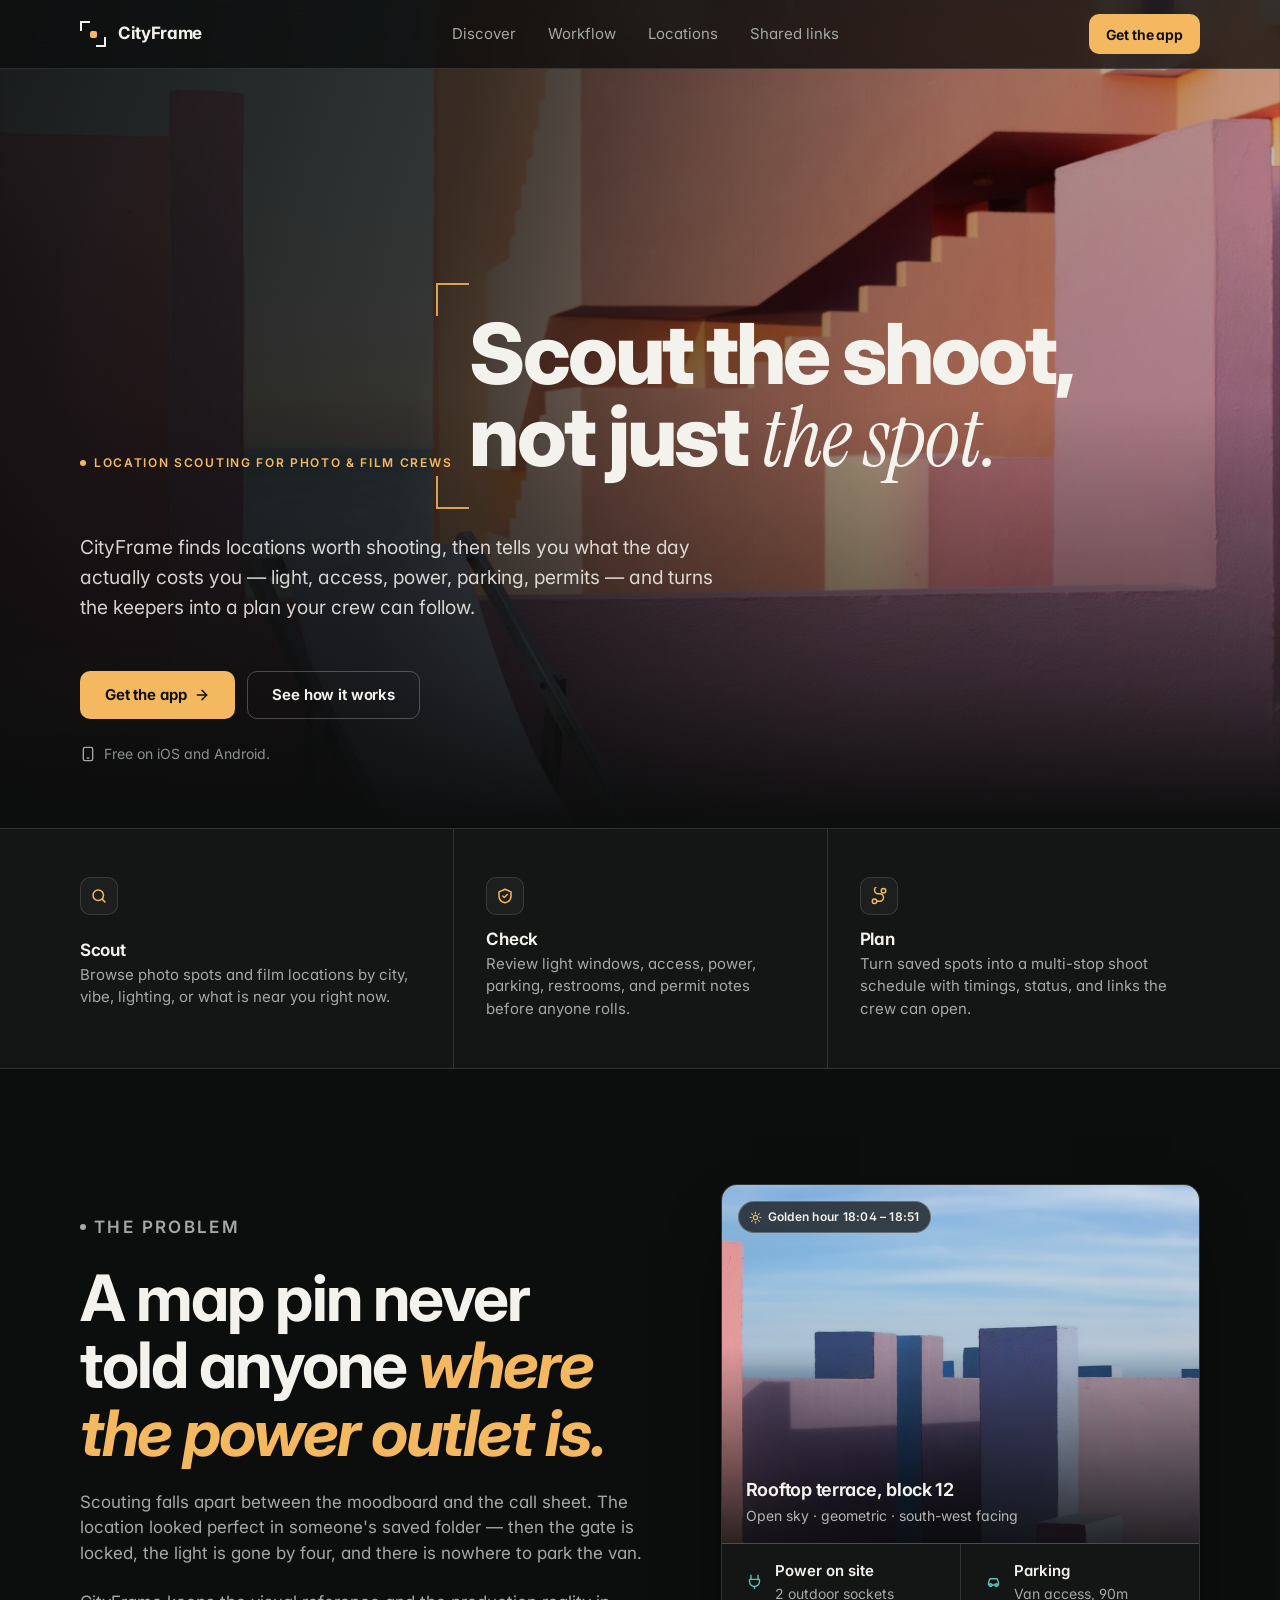
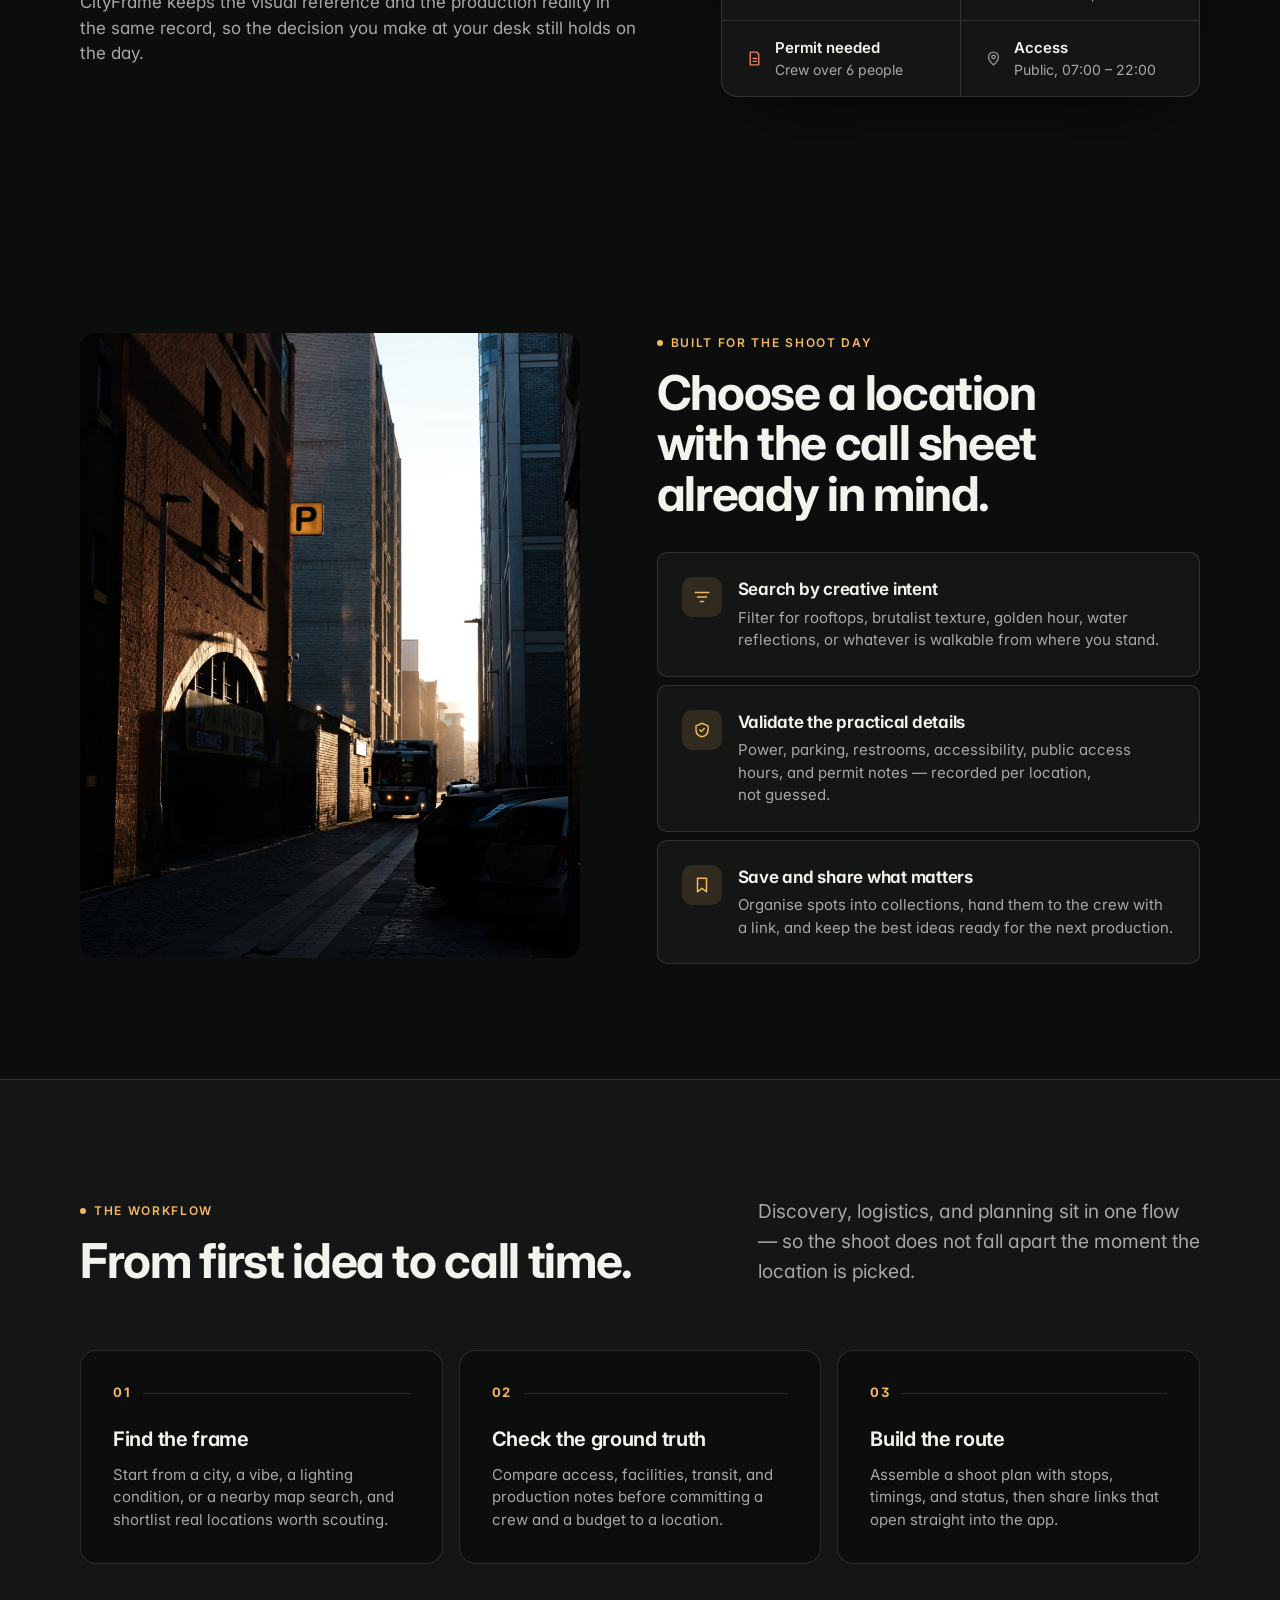
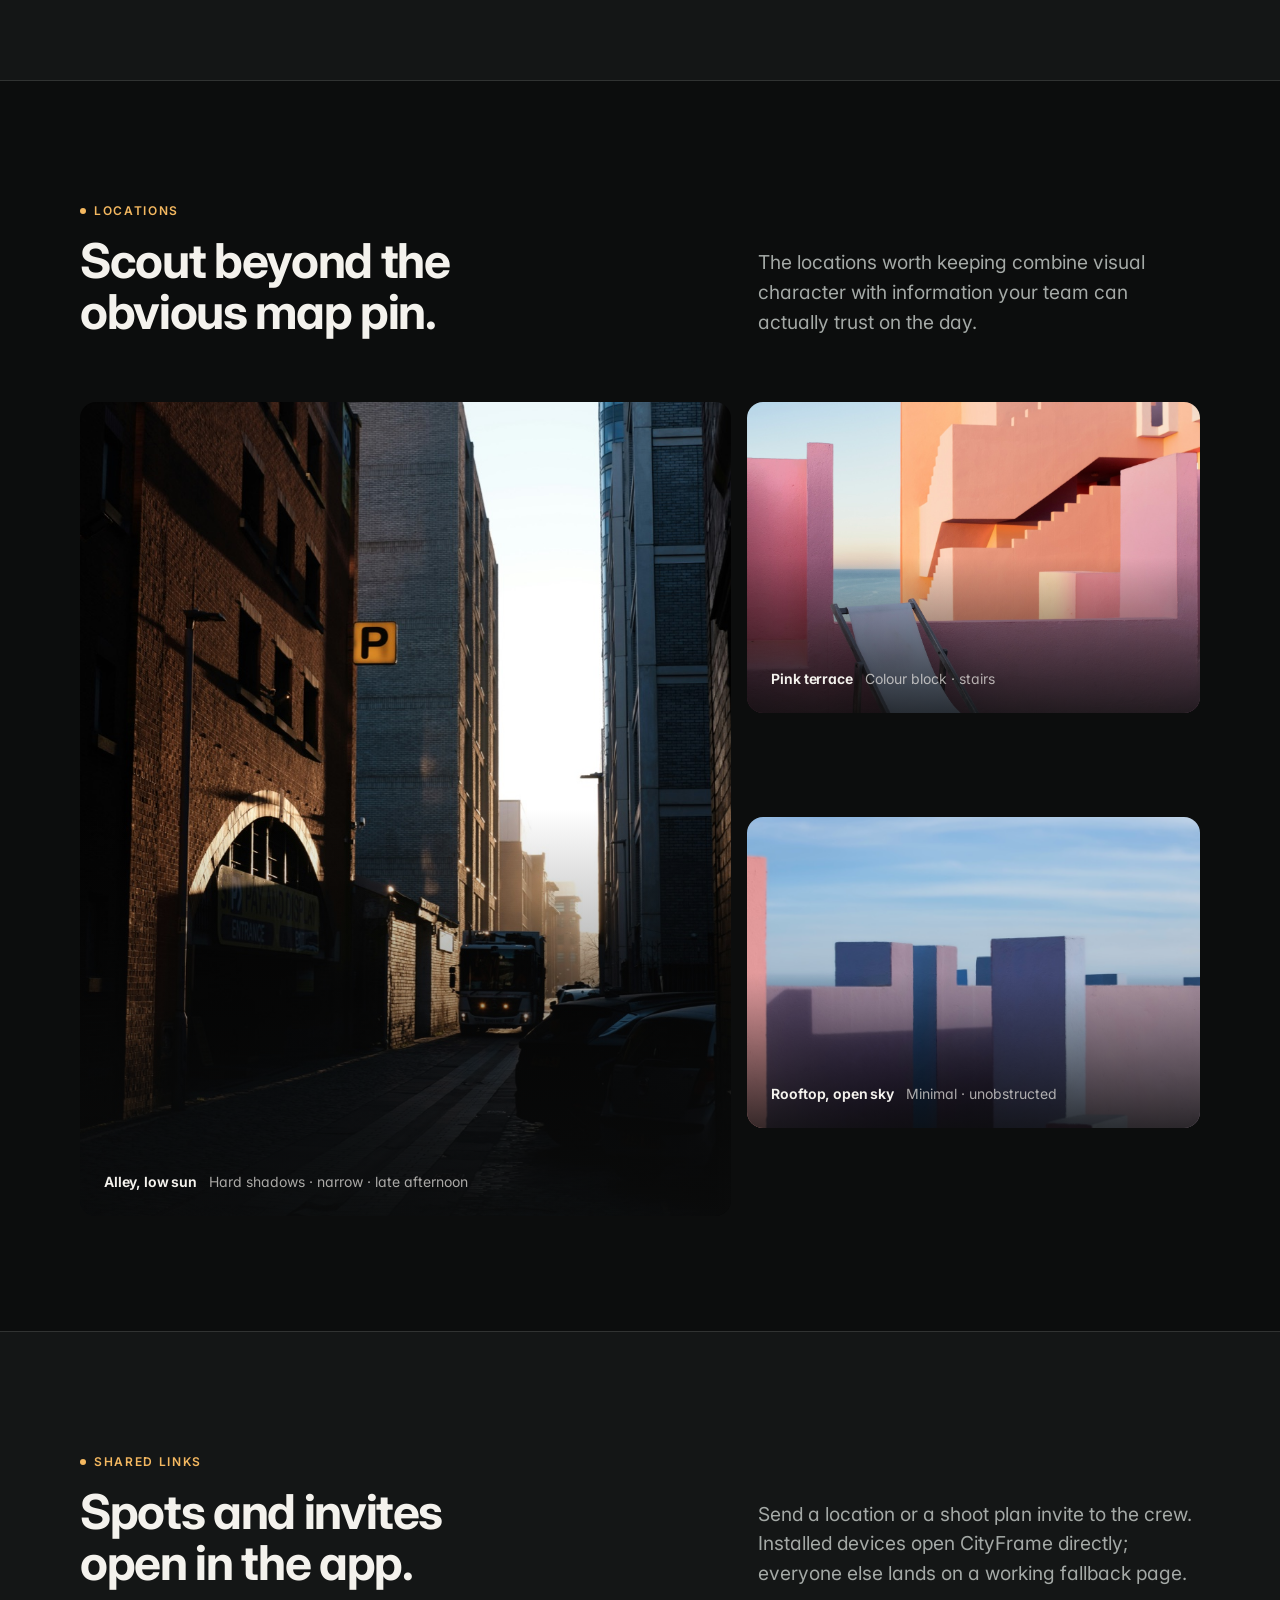
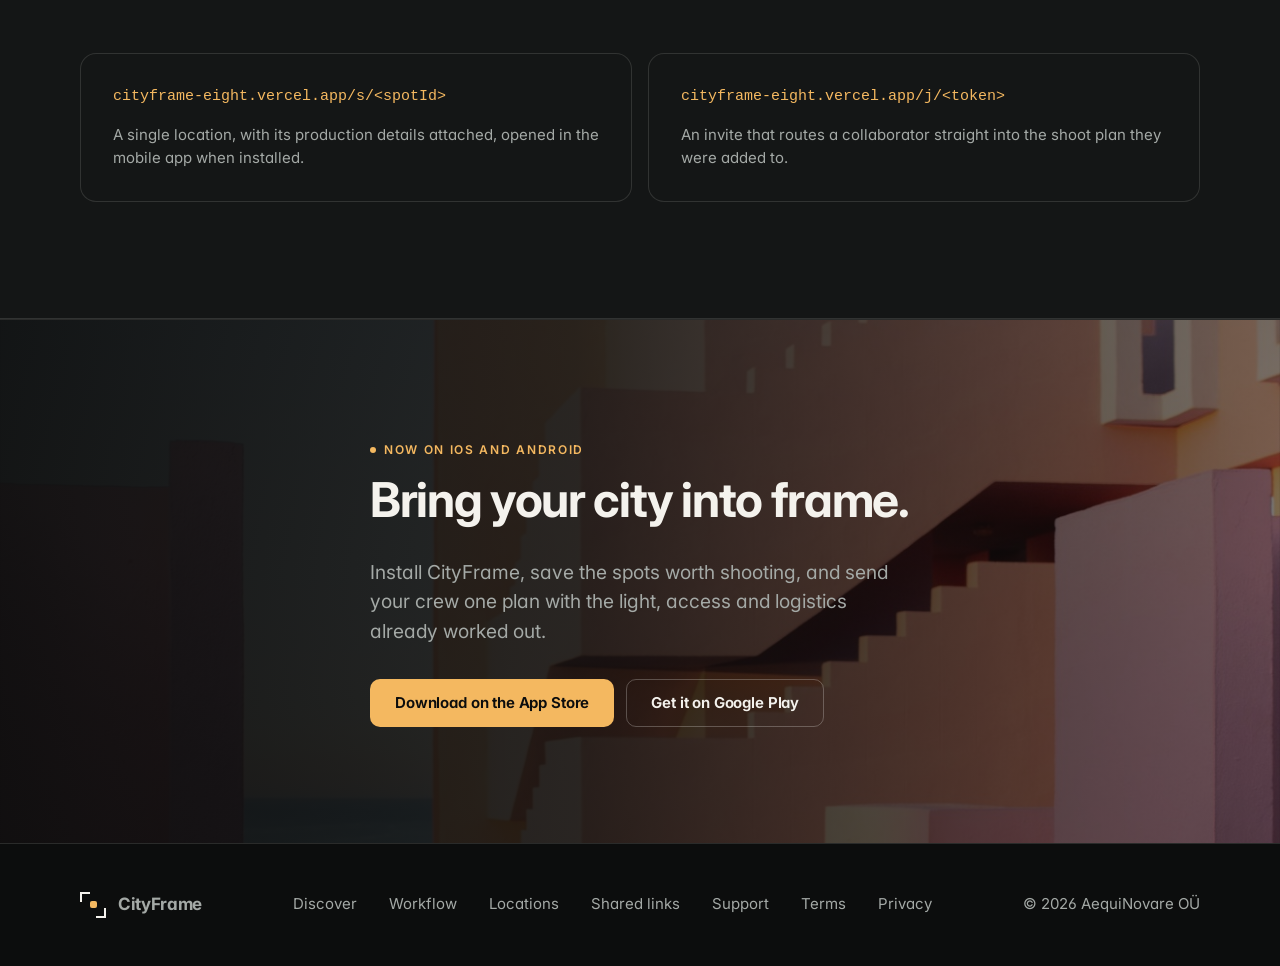
<file: index.html>
<!doctype html>
<html lang="en">
  <head>
    <meta charset="utf-8" />
    <meta name="viewport" content="width=device-width, initial-scale=1" />
    <title>CityFrame — Location scouting for photo and film crews</title>
    <meta
      name="description"
      content="CityFrame helps photographers, filmmakers, and producers scout aesthetic shoot locations, check the production details that decide the day, and turn saved spots into a plan the crew can follow."
    />
    <meta name="theme-color" content="#0c0d0d" />
    <meta name="color-scheme" content="dark" />

    <meta property="og:title" content="CityFrame — Scout the shoot, not just the spot" />
    <meta
      property="og:description"
      content="Find aesthetic shoot locations, check light, access, power and permits, and build a multi-stop shoot plan your crew can follow."
    />
    <meta property="og:type" content="website" />
    <meta property="og:url" content="https://cityframe-eight.vercel.app/" />
    <meta property="og:site_name" content="CityFrame" />
    <meta property="og:image" content="https://cityframe-eight.vercel.app/assets/cityframe-hero.jpg" />
    <meta property="og:image:alt" content="A pink architectural terrace with geometric stairs at golden hour" />
    <meta name="twitter:card" content="summary_large_image" />

    <link rel="icon" href="assets/favicon.png" />
    <link rel="canonical" href="https://cityframe-eight.vercel.app/" />

    <link rel="preconnect" href="https://fonts.googleapis.com" />
    <link rel="preconnect" href="https://fonts.gstatic.com" crossorigin />
    <link
      rel="preload"
      as="style"
      href="https://fonts.googleapis.com/css2?family=Inter:wght@400;500;600;700;800&family=Instrument+Serif:ital@0;1&display=swap"
    />
    <link
      rel="stylesheet"
      href="https://fonts.googleapis.com/css2?family=Inter:wght@400;500;600;700;800&family=Instrument+Serif:ital@0;1&display=swap"
      media="print"
      onload="this.media='all'"
    />
    <noscript>
      <link
        rel="stylesheet"
        href="https://fonts.googleapis.com/css2?family=Inter:wght@400;500;600;700;800&family=Instrument+Serif:ital@0;1&display=swap"
      />
    </noscript>

    <link rel="preload" href="assets/cityframe-hero.jpg" as="image" fetchpriority="high" />

    <style>
      /* ============================================================
         TOKENS
         Dark cinematic base. Warm off-white ink, amber signal accent
         carried over from the original brand mark.
         Verified contrast vs --bg #0C0D0D: fg 17.4:1 · muted 8.2:1
         faint 6.1:1 · amber 11.0:1 · teal 8.9:1 · coral 7.1:1
         All text tokens clear WCAG AA (4.5:1) on both --bg and --bg-raise.
         ============================================================ */
      :root {
        --bg: #0c0d0d;
        --bg-raise: #141616;
        --bg-raise-2: #1b1e1d;
        --fg: #f4f2ed;
        --muted: #a4a9a6;
        --faint: #8b918e;
        --line: rgba(244, 242, 237, 0.13);
        --line-strong: rgba(244, 242, 237, 0.26);
        --amber: #f4b860;
        --coral: #f07a62;
        --teal: #5cbfb3;
        --ink: #0c0d0d;

        /* spacing scale — marketing density */
        --s-1: 4px;
        --s-2: 8px;
        --s-3: 12px;
        --s-4: 16px;
        --s-5: 24px;
        --s-6: 32px;
        --s-7: 48px;
        --s-8: 64px;

        --radius: 10px;
        --radius-lg: 16px;
        --gutter: clamp(20px, 4vw, 40px);
        --maxw: 1200px;
        --section-y: clamp(72px, 9vw, 128px);
        --ease: cubic-bezier(0.16, 1, 0.3, 1);
      }

      *,
      *::before,
      *::after {
        box-sizing: border-box;
      }

      html {
        scroll-behavior: smooth;
        -webkit-text-size-adjust: 100%;
      }

      body {
        margin: 0;
        background: var(--bg);
        color: var(--fg);
        font-family: Inter, ui-sans-serif, system-ui, -apple-system,
          BlinkMacSystemFont, "Segoe UI", sans-serif;
        font-size: 16px;
        line-height: 1.5;
        font-feature-settings: "cv11", "ss01";
        -webkit-font-smoothing: antialiased;
        overflow-x: hidden;
      }

      img {
        display: block;
        max-width: 100%;
      }

      a {
        color: inherit;
      }

      ::selection {
        background: var(--amber);
        color: var(--ink);
      }

      :focus-visible {
        outline: 2px solid var(--amber);
        outline-offset: 3px;
        border-radius: 4px;
      }

      .skip-link {
        position: absolute;
        left: var(--s-4);
        top: -100px;
        z-index: 100;
        background: var(--amber);
        color: var(--ink);
        padding: var(--s-3) var(--s-4);
        border-radius: var(--radius);
        font-weight: 700;
        text-decoration: none;
        transition: top 0.2s var(--ease);
      }

      .skip-link:focus {
        top: var(--s-4);
      }

      .container {
        width: 100%;
        max-width: var(--maxw);
        margin-inline: auto;
        padding-inline: var(--gutter);
      }

      section {
        padding-block: var(--section-y);
      }

      /* ---------- Type scale ---------- */
      .display {
        margin: 0;
        font-size: clamp(2.75rem, 7.2vw, 5.25rem);
        line-height: 0.98;
        letter-spacing: -0.035em;
        font-weight: 800;
        text-wrap: balance;
      }

      h2 {
        margin: 0;
        font-size: clamp(2rem, 4vw, 3rem);
        line-height: 1.06;
        letter-spacing: -0.028em;
        font-weight: 700;
        text-wrap: balance;
      }

      h3 {
        margin: 0;
        font-size: 1.25rem;
        line-height: 1.25;
        letter-spacing: -0.015em;
        font-weight: 650;
      }

      .serif {
        font-family: "Instrument Serif", Georgia, "Times New Roman", serif;
        font-style: italic;
        font-weight: 400;
        letter-spacing: -0.01em;
      }

      .lede {
        margin: 0;
        color: var(--muted);
        font-size: clamp(1.0625rem, 1.5vw, 1.25rem);
        line-height: 1.55;
        text-wrap: pretty;
      }

      .eyebrow {
        display: inline-flex;
        align-items: center;
        gap: var(--s-2);
        margin: 0;
        color: var(--amber);
        font-size: 0.75rem;
        font-weight: 600;
        letter-spacing: 0.14em;
        text-transform: uppercase;
      }

      .eyebrow::before {
        content: "";
        width: 6px;
        height: 6px;
        border-radius: 50%;
        background: currentColor;
        flex: none;
      }

      /* ---------- Buttons ---------- */
      .button {
        display: inline-flex;
        align-items: center;
        justify-content: center;
        gap: var(--s-2);
        min-height: 48px;
        padding: var(--s-3) var(--s-5);
        border: 1px solid transparent;
        border-radius: var(--radius);
        font-size: 0.9375rem;
        font-weight: 650;
        letter-spacing: -0.01em;
        text-decoration: none;
        cursor: pointer;
        white-space: nowrap;
        transition: background-color 0.2s var(--ease),
          border-color 0.2s var(--ease), color 0.2s var(--ease),
          transform 0.2s var(--ease);
      }

      .button svg {
        flex: none;
        transition: transform 0.25s var(--ease);
      }

      .button.primary {
        background: var(--amber);
        color: var(--ink);
      }

      .button.primary:hover,
      .button.primary:focus-visible {
        background: #ffcf85;
        transform: translateY(-2px);
      }

      .button.primary:hover svg {
        transform: translateX(3px);
      }

      .button.ghost {
        border-color: var(--line-strong);
        color: var(--fg);
      }

      .button.ghost:hover,
      .button.ghost:focus-visible {
        border-color: var(--fg);
        background: rgba(244, 242, 237, 0.06);
        transform: translateY(-2px);
      }

      .button:active {
        transform: translateY(0) scale(0.985);
      }

      .button.sm {
        min-height: 40px;
        padding: var(--s-2) var(--s-4);
        font-size: 0.875rem;
      }

      /* ============================================================
         HEADER
         ============================================================ */
      .topbar {
        position: fixed;
        inset: 0 0 auto;
        z-index: 50;
        transition: background-color 0.3s var(--ease),
          border-color 0.3s var(--ease), backdrop-filter 0.3s var(--ease);
        border-bottom: 1px solid transparent;
      }

      .topbar[data-stuck="true"] {
        background: rgba(12, 13, 13, 0.78);
        backdrop-filter: blur(14px) saturate(1.4);
        -webkit-backdrop-filter: blur(14px) saturate(1.4);
        border-bottom-color: var(--line);
      }

      .topbar-row {
        display: flex;
        align-items: center;
        justify-content: space-between;
        gap: var(--s-5);
        height: 68px;
      }

      .brand {
        display: inline-flex;
        align-items: center;
        gap: var(--s-3);
        font-weight: 700;
        font-size: 1.0625rem;
        letter-spacing: -0.02em;
        text-decoration: none;
      }

      /* Viewfinder bracket mark — the recurring brand device */
      .brand-mark {
        position: relative;
        width: 26px;
        height: 26px;
        flex: none;
        color: var(--fg);
      }

      .brand-mark::before,
      .brand-mark::after {
        content: "";
        position: absolute;
        width: 10px;
        height: 10px;
        border: 2px solid currentColor;
      }

      .brand-mark::before {
        top: 0;
        left: 0;
        border-right: 0;
        border-bottom: 0;
      }

      .brand-mark::after {
        right: 0;
        bottom: 0;
        border-left: 0;
        border-top: 0;
      }

      .brand-dot {
        position: absolute;
        inset: 0;
        margin: auto;
        width: 7px;
        height: 7px;
        border-radius: 2px;
        background: var(--amber);
      }

      .nav {
        display: flex;
        align-items: center;
        gap: var(--s-6);
        font-size: 0.9375rem;
      }

      .nav a {
        position: relative;
        color: var(--muted);
        text-decoration: none;
        padding-block: var(--s-2);
        transition: color 0.2s var(--ease);
      }

      .nav a::after {
        content: "";
        position: absolute;
        left: 0;
        bottom: 2px;
        width: 100%;
        height: 1px;
        background: currentColor;
        transform: scaleX(0);
        transform-origin: left;
        transition: transform 0.28s var(--ease);
      }

      .nav a:hover,
      .nav a:focus-visible {
        color: var(--fg);
      }

      .nav a:hover::after,
      .nav a:focus-visible::after {
        transform: scaleX(1);
      }

      .topbar-cta {
        display: flex;
        align-items: center;
        gap: var(--s-4);
      }

      /* ============================================================
         HERO
         ============================================================ */
      .hero {
        position: relative;
        isolation: isolate;
        display: flex;
        align-items: flex-end;
        min-height: min(92svh, 900px);
        padding-block: 140px var(--s-8);
        overflow: hidden;
      }

      .hero-bg {
        position: absolute;
        inset: 0;
        z-index: -2;
      }

      .hero-bg img {
        width: 100%;
        height: 100%;
        object-fit: cover;
        object-position: 62% center;
      }

      .hero-scrim {
        position: absolute;
        inset: 0;
        z-index: -1;
        background: linear-gradient(
            100deg,
            rgba(12, 13, 13, 0.93) 0%,
            rgba(12, 13, 13, 0.82) 34%,
            rgba(12, 13, 13, 0.34) 68%,
            rgba(12, 13, 13, 0.18) 100%
          ),
          linear-gradient(
            to top,
            var(--bg) 0%,
            rgba(12, 13, 13, 0.55) 18%,
            rgba(12, 13, 13, 0) 52%
          );
      }

      .hero-inner {
        position: relative;
        width: 100%;
      }

      /* Viewfinder brackets framing the headline */
      .framed {
        position: relative;
        display: inline-block;
        padding: clamp(18px, 2.4vw, 30px) 0 clamp(18px, 2.4vw, 30px)
          clamp(20px, 2.6vw, 34px);
        margin-left: clamp(-20px, -2.6vw, -34px);
      }

      .framed::before,
      .framed::after {
        content: "";
        position: absolute;
        width: clamp(22px, 2.6vw, 34px);
        height: clamp(22px, 2.6vw, 34px);
        border: 2px solid var(--amber);
        opacity: 0.85;
      }

      .framed::before {
        top: 0;
        left: 0;
        border-right: 0;
        border-bottom: 0;
      }

      .framed::after {
        bottom: 0;
        left: 0;
        border-right: 0;
        border-top: 0;
      }

      .hero h1 {
        max-width: 15ch;
      }

      .hero .lede {
        max-width: 54ch;
        margin-top: var(--s-5);
        color: rgba(244, 242, 237, 0.86);
      }

      .hero-actions {
        display: flex;
        flex-wrap: wrap;
        align-items: center;
        gap: var(--s-3);
        margin-top: var(--s-7);
      }

      .hero-note {
        display: flex;
        align-items: center;
        gap: var(--s-2);
        margin: var(--s-5) 0 0;
        color: var(--faint);
        font-size: 0.875rem;
      }

      .hero-note svg {
        flex: none;
        color: var(--muted);
      }

      /* ============================================================
         CAPABILITY STRIP
         ============================================================ */
      .capabilities {
        border-block: 1px solid var(--line);
        background: var(--bg-raise);
        padding-block: 0;
      }

      .capability-grid {
        display: grid;
        grid-template-columns: repeat(3, minmax(0, 1fr));
      }

      .capability {
        display: grid;
        gap: var(--s-3);
        padding: var(--s-7) var(--s-6) var(--s-7) 0;
        border-left: 1px solid var(--line);
        padding-left: var(--s-6);
      }

      .capability:first-child {
        border-left: 0;
        padding-left: 0;
      }

      .capability-icon {
        display: grid;
        place-items: center;
        width: 38px;
        height: 38px;
        border-radius: var(--radius);
        border: 1px solid var(--line);
        background: rgba(244, 242, 237, 0.04);
        color: var(--amber);
      }

      .capability strong {
        display: block;
        font-size: 1.0625rem;
        font-weight: 650;
        letter-spacing: -0.015em;
      }

      .capability p {
        margin: 0;
        color: var(--muted);
        font-size: 0.9375rem;
        text-wrap: pretty;
      }

      /* ============================================================
         SECTION HEADS
         ============================================================ */
      .section-head {
        display: grid;
        grid-template-columns: minmax(0, 1fr) minmax(0, 0.72fr);
        gap: clamp(24px, 5vw, 72px);
        align-items: end;
        margin-bottom: var(--s-8);
      }

      .section-head .eyebrow {
        margin-bottom: var(--s-4);
      }

      /* ============================================================
         PROBLEM / STORY
         ============================================================ */
      .story {
        background: var(--bg);
      }

      .story-quote {
        max-width: 20ch;
        font-size: clamp(2.25rem, 5.2vw, 4rem);
        line-height: 1.05;
        letter-spacing: -0.03em;
      }

      .story-quote em {
        color: var(--amber);
      }

      .story-grid {
        display: grid;
        grid-template-columns: minmax(0, 1fr) minmax(0, 0.85fr);
        gap: clamp(32px, 6vw, 88px);
        align-items: center;
      }

      .story-body {
        display: grid;
        gap: var(--s-5);
      }

      .story-body p {
        margin: 0;
        color: var(--muted);
        font-size: 1.0625rem;
        text-wrap: pretty;
      }

      /* ============================================================
         SPOT CARD — a concrete illustration of what the app shows
         ============================================================ */
      .spot-card {
        position: relative;
        border: 1px solid var(--line);
        border-radius: var(--radius-lg);
        background: var(--bg-raise);
        overflow: hidden;
        box-shadow: 0 24px 70px -30px rgba(0, 0, 0, 0.9);
      }

      .spot-media {
        position: relative;
        aspect-ratio: 4 / 3;
      }

      .spot-media img {
        width: 100%;
        height: 100%;
        object-fit: cover;
      }

      .spot-media::after {
        content: "";
        position: absolute;
        inset: 0;
        background: linear-gradient(
          to top,
          rgba(12, 13, 13, 0.85),
          rgba(12, 13, 13, 0) 55%
        );
      }

      .spot-tag {
        position: absolute;
        z-index: 2;
        top: var(--s-4);
        left: var(--s-4);
        display: inline-flex;
        align-items: center;
        gap: 6px;
        padding: 6px 10px;
        border-radius: 999px;
        background: rgba(12, 13, 13, 0.72);
        backdrop-filter: blur(8px);
        -webkit-backdrop-filter: blur(8px);
        border: 1px solid var(--line-strong);
        color: var(--fg);
        font-size: 0.75rem;
        font-weight: 600;
        letter-spacing: 0.02em;
      }

      .spot-tag svg {
        color: var(--amber);
      }

      .spot-title {
        position: absolute;
        z-index: 2;
        left: var(--s-5);
        right: var(--s-5);
        bottom: var(--s-4);
      }

      .spot-title strong {
        display: block;
        font-size: 1.125rem;
        font-weight: 650;
        letter-spacing: -0.015em;
      }

      .spot-title span {
        color: rgba(244, 242, 237, 0.72);
        font-size: 0.875rem;
      }

      .spot-facts {
        display: grid;
        grid-template-columns: repeat(2, minmax(0, 1fr));
        gap: 1px;
        background: var(--line);
        border-top: 1px solid var(--line);
      }

      .fact {
        display: flex;
        align-items: center;
        gap: var(--s-3);
        padding: var(--s-4) var(--s-5);
        background: var(--bg-raise);
        font-size: 0.875rem;
      }

      .fact svg {
        flex: none;
        color: var(--faint);
      }

      .fact span {
        color: var(--muted);
      }

      .fact b {
        display: block;
        color: var(--fg);
        font-weight: 600;
        font-size: 0.9375rem;
      }

      .fact.ok svg {
        color: var(--teal);
      }

      .fact.warn svg {
        color: var(--coral);
      }

      /* ============================================================
         FEATURE LIST
         ============================================================ */
      .feature-grid {
        display: grid;
        grid-template-columns: minmax(0, 0.92fr) minmax(0, 1fr);
        gap: clamp(32px, 6vw, 80px);
        align-items: center;
      }

      .feature-media {
        position: relative;
        aspect-ratio: 4 / 5;
        border-radius: var(--radius-lg);
        overflow: hidden;
        background: var(--bg-raise);
      }

      .feature-media img {
        width: 100%;
        height: 100%;
        object-fit: cover;
      }

      .feature-copy {
        display: grid;
        gap: var(--s-6);
      }

      .feature-list {
        display: grid;
        gap: var(--s-2);
        margin: 0;
        padding: 0;
        list-style: none;
      }

      .feature-list li {
        display: grid;
        grid-template-columns: 40px minmax(0, 1fr);
        gap: var(--s-4);
        align-items: start;
        padding: var(--s-5);
        border: 1px solid var(--line);
        border-radius: var(--radius);
        background: var(--bg-raise);
        transition: border-color 0.25s var(--ease),
          background-color 0.25s var(--ease), transform 0.25s var(--ease);
      }

      .feature-list li:hover {
        border-color: var(--line-strong);
        background: var(--bg-raise-2);
        transform: translateX(4px);
      }

      .feature-icon {
        display: grid;
        place-items: center;
        width: 40px;
        height: 40px;
        border-radius: var(--radius);
        background: rgba(244, 184, 96, 0.12);
        color: var(--amber);
      }

      .feature-list strong {
        display: block;
        margin-bottom: var(--s-1);
        font-size: 1.0625rem;
        font-weight: 650;
        letter-spacing: -0.015em;
      }

      .feature-list p {
        margin: 0;
        color: var(--muted);
        font-size: 0.9375rem;
        text-wrap: pretty;
      }

      /* ============================================================
         WORKFLOW
         ============================================================ */
      .workflow {
        border-block: 1px solid var(--line);
        background: var(--bg-raise);
      }

      .steps {
        display: grid;
        grid-template-columns: repeat(3, minmax(0, 1fr));
        gap: var(--s-4);
        counter-reset: step;
      }

      .step {
        position: relative;
        display: flex;
        flex-direction: column;
        gap: var(--s-5);
        padding: var(--s-6);
        border: 1px solid var(--line);
        border-radius: var(--radius-lg);
        background: var(--bg);
        overflow: hidden;
        transition: border-color 0.3s var(--ease), transform 0.3s var(--ease);
      }

      .step::before {
        content: "";
        position: absolute;
        top: 0;
        left: 0;
        width: 100%;
        height: 2px;
        background: linear-gradient(90deg, var(--amber), transparent);
        transform: scaleX(0);
        transform-origin: left;
        transition: transform 0.45s var(--ease);
      }

      .step:hover {
        border-color: var(--line-strong);
        transform: translateY(-4px);
      }

      .step:hover::before {
        transform: scaleX(1);
      }

      .step-number {
        display: flex;
        align-items: center;
        gap: var(--s-3);
        color: var(--amber);
        font-size: 0.8125rem;
        font-weight: 700;
        letter-spacing: 0.12em;
      }

      .step-number::after {
        content: "";
        flex: 1;
        height: 1px;
        background: var(--line);
      }

      .step p {
        margin: var(--s-3) 0 0;
        color: var(--muted);
        font-size: 0.9375rem;
        text-wrap: pretty;
      }

      .step-body {
        margin-top: auto;
      }

      /* ============================================================
         GALLERY
         ============================================================ */
      .gallery {
        display: grid;
        grid-template-columns: 1.18fr 0.82fr;
        gap: var(--s-4);
      }

      .shot {
        position: relative;
        border-radius: var(--radius-lg);
        overflow: hidden;
        background: var(--bg-raise);
      }

      .shot img {
        width: 100%;
        height: 100%;
        object-fit: cover;
        transition: transform 0.7s var(--ease);
      }

      .shot:hover img {
        transform: scale(1.04);
      }

      .shot::after {
        content: "";
        position: absolute;
        inset: 0;
        background: linear-gradient(
          to top,
          rgba(12, 13, 13, 0.8),
          rgba(12, 13, 13, 0) 50%
        );
        pointer-events: none;
      }

      .shot figcaption {
        position: absolute;
        z-index: 2;
        left: var(--s-5);
        right: var(--s-5);
        bottom: var(--s-5);
        display: flex;
        flex-wrap: wrap;
        align-items: center;
        gap: var(--s-2) var(--s-3);
        font-size: 0.875rem;
      }

      .shot figcaption strong {
        font-weight: 650;
        letter-spacing: -0.01em;
      }

      .shot figcaption span {
        color: rgba(244, 242, 237, 0.68);
      }

      .shot.large {
        aspect-ratio: 4 / 5;
      }

      .shot-stack {
        display: grid;
        gap: var(--s-4);
      }

      .shot.small {
        aspect-ratio: 16 / 11;
      }

      /* ============================================================
         SHARED LINKS
         ============================================================ */
      .link-grid {
        display: grid;
        grid-template-columns: repeat(2, minmax(0, 1fr));
        gap: var(--s-4);
      }

      .link-card {
        display: grid;
        gap: var(--s-4);
        padding: var(--s-6);
        border: 1px solid var(--line);
        border-radius: var(--radius-lg);
        background: var(--bg-raise);
      }

      .link-card code {
        display: block;
        color: var(--amber);
        font-family: ui-monospace, SFMono-Regular, "SF Mono", Menlo, monospace;
        font-size: 0.9375rem;
        overflow-wrap: anywhere;
      }

      .link-card p {
        margin: 0;
        color: var(--muted);
        font-size: 0.9375rem;
        text-wrap: pretty;
      }

      /* ============================================================
         FINAL CTA
         ============================================================ */
      .cta {
        position: relative;
        isolation: isolate;
        overflow: hidden;
        border-top: 1px solid var(--line);
      }

      .cta-bg {
        position: absolute;
        inset: 0;
        z-index: -2;
      }

      .cta-bg img {
        width: 100%;
        height: 100%;
        object-fit: cover;
        object-position: center 35%;
      }

      .cta-scrim {
        position: absolute;
        inset: 0;
        z-index: -1;
        background: linear-gradient(
          to right,
          rgba(12, 13, 13, 0.96) 0%,
          rgba(12, 13, 13, 0.88) 45%,
          rgba(12, 13, 13, 0.55) 100%
        );
      }

      .cta-inner {
        display: grid;
        gap: var(--s-6);
        max-width: 62ch;
      }

      .cta-actions {
        display: flex;
        flex-wrap: wrap;
        gap: var(--s-3);
      }

      /* ============================================================
         FOOTER
         ============================================================ */
      footer {
        border-top: 1px solid var(--line);
        padding-block: var(--s-7);
        color: var(--muted);
        font-size: 0.9375rem;
      }

      .footer-row {
        display: flex;
        flex-wrap: wrap;
        justify-content: space-between;
        align-items: center;
        gap: var(--s-5);
      }

      .footer-links {
        display: flex;
        flex-wrap: wrap;
        gap: var(--s-6);
      }

      .footer-links a {
        color: var(--muted);
        text-decoration: none;
        transition: color 0.2s var(--ease);
      }

      .footer-links a:hover,
      .footer-links a:focus-visible {
        color: var(--fg);
      }

      /* ============================================================
         MOBILE STICKY CTA
         ============================================================ */
      .mobile-cta {
        position: fixed;
        z-index: 45;
        left: 0;
        right: 0;
        bottom: 0;
        display: none;
        padding: var(--s-3) var(--gutter);
        padding-bottom: calc(var(--s-3) + env(safe-area-inset-bottom, 0px));
        background: rgba(12, 13, 13, 0.9);
        backdrop-filter: blur(14px);
        -webkit-backdrop-filter: blur(14px);
        border-top: 1px solid var(--line);
        transform: translateY(110%);
        transition: transform 0.35s var(--ease);
      }

      .mobile-cta[data-visible="true"] {
        transform: translateY(0);
      }

      .mobile-cta .button {
        width: 100%;
      }

      /* ============================================================
         SCROLL REVEAL
         ============================================================ */
      .reveal {
        opacity: 0;
        transform: translateY(18px);
        transition: opacity 0.6s var(--ease), transform 0.6s var(--ease);
      }

      .reveal[data-shown="true"] {
        opacity: 1;
        transform: none;
      }

      .reveal-group > * {
        opacity: 0;
        transform: translateY(18px);
        transition: opacity 0.55s var(--ease), transform 0.55s var(--ease);
      }

      .reveal-group[data-shown="true"] > * {
        opacity: 1;
        transform: none;
      }

      .reveal-group[data-shown="true"] > *:nth-child(2) {
        transition-delay: 70ms;
      }

      .reveal-group[data-shown="true"] > *:nth-child(3) {
        transition-delay: 140ms;
      }

      .reveal-group[data-shown="true"] > *:nth-child(4) {
        transition-delay: 210ms;
      }

      /* ============================================================
         RESPONSIVE
         ============================================================ */
      @media (max-width: 1024px) {
        .story-grid,
        .feature-grid {
          grid-template-columns: 1fr;
        }

        .feature-media {
          aspect-ratio: 16 / 10;
        }

        .story-quote {
          max-width: 100%;
        }
      }

      @media (max-width: 860px) {
        .nav {
          display: none;
        }

        .section-head {
          grid-template-columns: 1fr;
          align-items: start;
          gap: var(--s-5);
        }

        .capability-grid,
        .steps,
        .link-grid,
        .gallery {
          grid-template-columns: 1fr;
        }

        .capability {
          border-left: 0;
          border-top: 1px solid var(--line);
          padding: var(--s-6) 0;
        }

        .capability:first-child {
          border-top: 0;
        }

        .gallery {
          gap: var(--s-3);
        }

        .shot.large {
          aspect-ratio: 4 / 3;
        }

        .shot-stack {
          grid-template-columns: repeat(2, minmax(0, 1fr));
          gap: var(--s-3);
        }

        .shot.small {
          aspect-ratio: 3 / 4;
        }

        .hero {
          min-height: min(94svh, 780px);
          padding-block: 120px var(--s-7);
        }

        .mobile-cta {
          display: block;
        }

        body {
          padding-bottom: 0;
        }
      }

      @media (max-width: 560px) {
        .topbar-cta .button {
          display: none;
        }

        .hero-actions {
          flex-direction: column;
          align-items: stretch;
        }

        .hero-actions .button {
          width: 100%;
        }

        .spot-facts {
          grid-template-columns: 1fr;
        }

        .shot figcaption {
          left: var(--s-4);
          right: var(--s-4);
          bottom: var(--s-4);
        }

        .feature-list li {
          padding: var(--s-4);
        }

        .cta-scrim {
          background: linear-gradient(
            to right,
            rgba(12, 13, 13, 0.95),
            rgba(12, 13, 13, 0.9)
          );
        }
      }

      /* ============================================================
         REDUCED MOTION
         ============================================================ */
      @media (prefers-reduced-motion: reduce) {
        html {
          scroll-behavior: auto;
        }

        *,
        *::before,
        *::after {
          animation-duration: 0.01ms !important;
          animation-iteration-count: 1 !important;
          transition-duration: 0.01ms !important;
          scroll-behavior: auto !important;
        }

        .reveal,
        .reveal-group > * {
          opacity: 1;
          transform: none;
        }
      }
    </style>
  </head>

  <body>
    <a class="skip-link" href="#main">Skip to content</a>

    <header class="topbar" id="topbar">
      <div class="container topbar-row">
        <a class="brand" href="./" aria-label="CityFrame home">
          <span class="brand-mark" aria-hidden="true">
            <span class="brand-dot"></span>
          </span>
          <span>CityFrame</span>
        </a>

        <nav class="nav" aria-label="Page sections">
          <a href="#discover">Discover</a>
          <a href="#workflow">Workflow</a>
          <a href="#locations">Locations</a>
          <a href="#links">Shared links</a>
        </nav>

        <div class="topbar-cta">
          <a class="button primary sm" href="#launch" data-store-link
            >Get the app</a
          >
        </div>
      </div>
    </header>

    <div id="scroll-sentinel" aria-hidden="true"></div>

    <main id="main">
      <!-- ============================ HERO ============================ -->
      <section class="hero" aria-labelledby="hero-title">
        <div class="hero-bg" aria-hidden="true">
          <img
            src="assets/cityframe-hero.jpg"
            alt=""
            width="1321"
            height="1800"
            fetchpriority="high"
            decoding="async"
          />
        </div>
        <div class="hero-scrim" aria-hidden="true"></div>

        <div class="container hero-inner">
          <p class="eyebrow">Location scouting for photo &amp; film crews</p>

          <div class="framed">
            <h1 class="display" id="hero-title">
              Scout the shoot,<br />not just
              <span class="serif">the spot.</span>
            </h1>
          </div>

          <p class="lede">
            CityFrame finds locations worth shooting, then tells you what the day
            actually costs you — light, access, power, parking, permits — and
            turns the keepers into a plan your crew can follow.
          </p>

          <div class="hero-actions">
            <a class="button primary" href="#launch" data-store-link>
              Get the app
              <svg
                width="16"
                height="16"
                viewBox="0 0 24 24"
                fill="none"
                stroke="currentColor"
                stroke-width="2.2"
                stroke-linecap="round"
                stroke-linejoin="round"
                aria-hidden="true"
              >
                <path d="M5 12h14" />
                <path d="m12 5 7 7-7 7" />
              </svg>
            </a>
            <a class="button ghost" href="#workflow">See how it works</a>
          </div>

          <p class="hero-note">
            <svg
              width="16"
              height="16"
              viewBox="0 0 24 24"
              fill="none"
              stroke="currentColor"
              stroke-width="2"
              stroke-linecap="round"
              stroke-linejoin="round"
              aria-hidden="true"
            >
              <rect x="5" y="2" width="14" height="20" rx="2.5" />
              <path d="M11 18h2" />
            </svg>
            Free on iOS and Android.
          </p>
        </div>
      </section>

      <!-- ======================= CAPABILITY STRIP ======================= -->
      <aside class="capabilities" aria-label="What CityFrame does">
        <div class="container capability-grid reveal-group">
          <div class="capability">
            <span class="capability-icon" aria-hidden="true">
              <svg
                width="18"
                height="18"
                viewBox="0 0 24 24"
                fill="none"
                stroke="currentColor"
                stroke-width="2"
                stroke-linecap="round"
                stroke-linejoin="round"
              >
                <circle cx="11" cy="11" r="7" />
                <path d="m20 20-3.5-3.5" />
              </svg>
            </span>
            <div>
              <strong>Scout</strong>
              <p>
                Browse photo spots and film locations by city, vibe, lighting, or
                what is near you right now.
              </p>
            </div>
          </div>

          <div class="capability">
            <span class="capability-icon" aria-hidden="true">
              <svg
                width="18"
                height="18"
                viewBox="0 0 24 24"
                fill="none"
                stroke="currentColor"
                stroke-width="2"
                stroke-linecap="round"
                stroke-linejoin="round"
              >
                <path d="M12 3 4 6.5v5c0 4.6 3.2 8.4 8 9.5 4.8-1.1 8-4.9 8-9.5v-5Z" />
                <path d="m9 12 2 2 4-4" />
              </svg>
            </span>
            <div>
              <strong>Check</strong>
              <p>
                Review light windows, access, power, parking, restrooms, and
                permit notes before anyone rolls.
              </p>
            </div>
          </div>

          <div class="capability">
            <span class="capability-icon" aria-hidden="true">
              <svg
                width="18"
                height="18"
                viewBox="0 0 24 24"
                fill="none"
                stroke="currentColor"
                stroke-width="2"
                stroke-linecap="round"
                stroke-linejoin="round"
              >
                <circle cx="6" cy="19" r="3" />
                <circle cx="18" cy="5" r="3" />
                <path d="M9 19h4a5 5 0 0 0 0-10H11a5 5 0 0 1 0-10h1" />
              </svg>
            </span>
            <div>
              <strong>Plan</strong>
              <p>
                Turn saved spots into a multi-stop shoot schedule with timings,
                status, and links the crew can open.
              </p>
            </div>
          </div>
        </div>
      </aside>

      <!-- ========================== STORY ========================== -->
      <section class="story" id="discover" aria-labelledby="story-title">
        <div class="container">
          <div class="story-grid">
            <div class="story-body reveal">
              <p class="eyebrow">The problem</p>
              <h2 class="story-quote" id="story-title">
                A map pin never told anyone <em>where the power outlet is.</em>
              </h2>
              <p>
                Scouting falls apart between the moodboard and the call sheet.
                The location looked perfect in someone's saved folder — then the
                gate is locked, the light is gone by four, and there is nowhere
                to park the van.
              </p>
              <p>
                CityFrame keeps the visual reference and the production reality
                in the same record, so the decision you make at your desk still
                holds on the day.
              </p>
            </div>

            <figure class="spot-card reveal" style="margin: 0">
              <div class="spot-media">
                <img
                  src="assets/cityframe-rooftop.jpg"
                  alt="Minimal rooftop walls and geometry under an open sky"
                  width="932"
                  height="1400"
                  loading="lazy"
                  decoding="async"
                />
                <span class="spot-tag">
                  <svg
                    width="13"
                    height="13"
                    viewBox="0 0 24 24"
                    fill="none"
                    stroke="currentColor"
                    stroke-width="2.2"
                    stroke-linecap="round"
                    stroke-linejoin="round"
                    aria-hidden="true"
                  >
                    <circle cx="12" cy="12" r="4" />
                    <path d="M12 2v2M12 20v2M2 12h2M20 12h2M4.9 4.9l1.4 1.4M17.7 17.7l1.4 1.4M4.9 19.1l1.4-1.4M17.7 6.3l1.4-1.4" />
                  </svg>
                  Golden hour 18:04 – 18:51
                </span>
                <figcaption class="spot-title">
                  <strong>Rooftop terrace, block 12</strong>
                  <span>Open sky · geometric · south-west facing</span>
                </figcaption>
              </div>

              <div class="spot-facts">
                <div class="fact ok">
                  <svg
                    width="17"
                    height="17"
                    viewBox="0 0 24 24"
                    fill="none"
                    stroke="currentColor"
                    stroke-width="2"
                    stroke-linecap="round"
                    stroke-linejoin="round"
                    aria-hidden="true"
                  >
                    <path d="M7 3v6M17 3v6" />
                    <path d="M5 9h14v3a7 7 0 0 1-7 7 7 7 0 0 1-7-7Z" />
                    <path d="M12 19v3" />
                  </svg>
                  <div>
                    <b>Power on site</b>
                    <span>2 outdoor sockets</span>
                  </div>
                </div>

                <div class="fact ok">
                  <svg
                    width="17"
                    height="17"
                    viewBox="0 0 24 24"
                    fill="none"
                    stroke="currentColor"
                    stroke-width="2"
                    stroke-linecap="round"
                    stroke-linejoin="round"
                    aria-hidden="true"
                  >
                    <path d="M5 17h14v-4l-2-5H7l-2 5Z" />
                    <circle cx="8" cy="17" r="2" />
                    <circle cx="16" cy="17" r="2" />
                  </svg>
                  <div>
                    <b>Parking</b>
                    <span>Van access, 90m</span>
                  </div>
                </div>

                <div class="fact warn">
                  <svg
                    width="17"
                    height="17"
                    viewBox="0 0 24 24"
                    fill="none"
                    stroke="currentColor"
                    stroke-width="2"
                    stroke-linecap="round"
                    stroke-linejoin="round"
                    aria-hidden="true"
                  >
                    <path d="M6 3h9l3 3v15H6Z" />
                    <path d="M10 12h5M10 16h5" />
                  </svg>
                  <div>
                    <b>Permit needed</b>
                    <span>Crew over 6 people</span>
                  </div>
                </div>

                <div class="fact">
                  <svg
                    width="17"
                    height="17"
                    viewBox="0 0 24 24"
                    fill="none"
                    stroke="currentColor"
                    stroke-width="2"
                    stroke-linecap="round"
                    stroke-linejoin="round"
                    aria-hidden="true"
                  >
                    <path d="M12 21s7-5.5 7-11a7 7 0 1 0-14 0c0 5.5 7 11 7 11Z" />
                    <circle cx="12" cy="10" r="2.5" />
                  </svg>
                  <div>
                    <b>Access</b>
                    <span>Public, 07:00 – 22:00</span>
                  </div>
                </div>
              </div>
            </figure>
          </div>
        </div>
      </section>

      <!-- ========================= FEATURES ========================= -->
      <section aria-labelledby="features-title">
        <div class="container feature-grid">
          <div class="feature-media reveal">
            <img
              src="assets/cityframe-alley.jpg"
              alt="A narrow urban alley lit by low sun"
              width="932"
              height="1400"
              loading="lazy"
              decoding="async"
            />
          </div>

          <div class="feature-copy">
            <div class="reveal">
              <p class="eyebrow" style="margin-bottom: var(--s-4)">
                Built for the shoot day
              </p>
              <h2 id="features-title">
                Choose a location with the call sheet already in mind.
              </h2>
            </div>

            <ul class="feature-list reveal-group">
              <li>
                <span class="feature-icon" aria-hidden="true">
                  <svg
                    width="18"
                    height="18"
                    viewBox="0 0 24 24"
                    fill="none"
                    stroke="currentColor"
                    stroke-width="2"
                    stroke-linecap="round"
                    stroke-linejoin="round"
                  >
                    <path d="M3 6h18M6 12h12M10 18h4" />
                  </svg>
                </span>
                <div>
                  <strong>Search by creative intent</strong>
                  <p>
                    Filter for rooftops, brutalist texture, golden hour, water
                    reflections, or whatever is walkable from where you stand.
                  </p>
                </div>
              </li>

              <li>
                <span class="feature-icon" aria-hidden="true">
                  <svg
                    width="18"
                    height="18"
                    viewBox="0 0 24 24"
                    fill="none"
                    stroke="currentColor"
                    stroke-width="2"
                    stroke-linecap="round"
                    stroke-linejoin="round"
                  >
                    <path d="M12 3 4 6.5v5c0 4.6 3.2 8.4 8 9.5 4.8-1.1 8-4.9 8-9.5v-5Z" />
                    <path d="m9 12 2 2 4-4" />
                  </svg>
                </span>
                <div>
                  <strong>Validate the practical details</strong>
                  <p>
                    Power, parking, restrooms, accessibility, public access
                    hours, and permit notes — recorded per location, not
                    guessed.
                  </p>
                </div>
              </li>

              <li>
                <span class="feature-icon" aria-hidden="true">
                  <svg
                    width="18"
                    height="18"
                    viewBox="0 0 24 24"
                    fill="none"
                    stroke="currentColor"
                    stroke-width="2"
                    stroke-linecap="round"
                    stroke-linejoin="round"
                  >
                    <path d="M6 3h12v18l-6-4.5L6 21Z" />
                  </svg>
                </span>
                <div>
                  <strong>Save and share what matters</strong>
                  <p>
                    Organise spots into collections, hand them to the crew with a
                    link, and keep the best ideas ready for the next production.
                  </p>
                </div>
              </li>
            </ul>
          </div>
        </div>
      </section>

      <!-- ========================= WORKFLOW ========================= -->
      <section class="workflow" id="workflow" aria-labelledby="workflow-title">
        <div class="container">
          <div class="section-head reveal">
            <div>
              <p class="eyebrow">The workflow</p>
              <h2 id="workflow-title">From first idea to call time.</h2>
            </div>
            <p class="lede">
              Discovery, logistics, and planning sit in one flow — so the shoot
              does not fall apart the moment the location is picked.
            </p>
          </div>

          <div class="steps reveal-group">
            <article class="step">
              <span class="step-number">01</span>
              <div class="step-body">
                <h3>Find the frame</h3>
                <p>
                  Start from a city, a vibe, a lighting condition, or a nearby
                  map search, and shortlist real locations worth scouting.
                </p>
              </div>
            </article>

            <article class="step">
              <span class="step-number">02</span>
              <div class="step-body">
                <h3>Check the ground truth</h3>
                <p>
                  Compare access, facilities, transit, and production notes
                  before committing a crew and a budget to a location.
                </p>
              </div>
            </article>

            <article class="step">
              <span class="step-number">03</span>
              <div class="step-body">
                <h3>Build the route</h3>
                <p>
                  Assemble a shoot plan with stops, timings, and status, then
                  share links that open straight into the app.
                </p>
              </div>
            </article>
          </div>
        </div>
      </section>

      <!-- ========================= GALLERY ========================= -->
      <section id="locations" aria-labelledby="locations-title">
        <div class="container">
          <div class="section-head reveal">
            <div>
              <p class="eyebrow">Locations</p>
              <h2 id="locations-title">Scout beyond the obvious map pin.</h2>
            </div>
            <p class="lede">
              The locations worth keeping combine visual character with
              information your team can actually trust on the day.
            </p>
          </div>

          <div class="gallery reveal-group">
            <figure class="shot large" style="margin: 0">
              <img
                src="assets/cityframe-alley.jpg"
                alt="A narrow urban alley lit by low sun"
                width="932"
                height="1400"
                loading="lazy"
                decoding="async"
              />
              <figcaption>
                <strong>Alley, low sun</strong>
                <span>Hard shadows · narrow · late afternoon</span>
              </figcaption>
            </figure>

            <div class="shot-stack">
              <figure class="shot small" style="margin: 0">
                <img
                  src="assets/cityframe-hero.jpg"
                  alt="A pink architectural terrace with geometric stairs"
                  width="1321"
                  height="1800"
                  loading="lazy"
                  decoding="async"
                />
                <figcaption>
                  <strong>Pink terrace</strong>
                  <span>Colour block · stairs</span>
                </figcaption>
              </figure>

              <figure class="shot small" style="margin: 0">
                <img
                  src="assets/cityframe-rooftop.jpg"
                  alt="Minimal rooftop walls under a blue sky"
                  width="932"
                  height="1400"
                  loading="lazy"
                  decoding="async"
                />
                <figcaption>
                  <strong>Rooftop, open sky</strong>
                  <span>Minimal · unobstructed</span>
                </figcaption>
              </figure>
            </div>
          </div>
        </div>
      </section>

      <!-- ======================= SHARED LINKS ======================= -->
      <section class="workflow" id="links" aria-labelledby="links-title">
        <div class="container">
          <div class="section-head reveal">
            <div>
              <p class="eyebrow">Shared links</p>
              <h2 id="links-title">Spots and invites open in the app.</h2>
            </div>
            <p class="lede">
              Send a location or a shoot plan invite to the crew. Installed
              devices open CityFrame directly; everyone else lands on a working
              fallback page.
            </p>
          </div>

          <div class="link-grid reveal-group">
            <article class="link-card">
              <code>cityframe-eight.vercel.app/s/&lt;spotId&gt;</code>
              <p>
                A single location, with its production details attached, opened
                in the mobile app when installed.
              </p>
            </article>

            <article class="link-card">
              <code>cityframe-eight.vercel.app/j/&lt;token&gt;</code>
              <p>
                An invite that routes a collaborator straight into the shoot plan
                they were added to.
              </p>
            </article>
          </div>
        </div>
      </section>

      <!-- ========================= FINAL CTA ========================= -->
      <section class="cta" id="launch" aria-labelledby="cta-title">
        <div class="cta-bg" aria-hidden="true">
          <img
            src="assets/cityframe-hero.jpg"
            alt=""
            width="1321"
            height="1800"
            loading="lazy"
            decoding="async"
          />
        </div>
        <div class="cta-scrim" aria-hidden="true"></div>

        <div class="container cta-inner reveal">
          <div>
            <p class="eyebrow" style="margin-bottom: var(--s-4)">Now on iOS and Android</p>
            <h2 id="cta-title">Bring your city into frame.</h2>
          </div>
          <p class="lede">
            Install CityFrame, save the spots worth shooting, and send your crew
            one plan with the light, access and logistics already worked out.
          </p>
          <div class="cta-actions">
            <a
              class="button primary"
              href="https://apps.apple.com/app/id6792087013"
              rel="noopener"
            >
              Download on the App Store
            </a>
            <a
              class="button ghost"
              href="https://play.google.com/store/apps/details?id=com.aequinovare.cityframe"
              rel="noopener"
              >Get it on Google Play</a
            >
          </div>
        </div>
      </section>
    </main>

    <footer>
      <div class="container footer-row">
        <a class="brand" href="./" aria-label="CityFrame home">
          <span class="brand-mark" aria-hidden="true">
            <span class="brand-dot"></span>
          </span>
          <span>CityFrame</span>
        </a>

        <nav class="footer-links" aria-label="Footer">
          <a href="#discover">Discover</a>
          <a href="#workflow">Workflow</a>
          <a href="#locations">Locations</a>
          <a href="#links">Shared links</a>
          <a href="support.html">Support</a>
          <a href="terms.html">Terms</a>
          <a href="privacy.html">Privacy</a>
        </nav>

        <span>© <span id="year">2026</span> AequiNovare OÜ</span>
      </div>
    </footer>

    <div class="mobile-cta" id="mobile-cta">
      <a class="button primary" href="#launch" data-store-link>Get the app</a>
    </div>

    <script>
      (function () {
        var reduced = window.matchMedia(
          "(prefers-reduced-motion: reduce)"
        ).matches;

        /* "Get the app" goes straight to the right store on a phone; desktop
           scrolls to the section that offers both. */
        var IOS_STORE_URL = "https://apps.apple.com/app/id6792087013";
        var ANDROID_STORE_URL =
          "https://play.google.com/store/apps/details?id=com.aequinovare.cityframe";
        var ua = navigator.userAgent || "";
        // Android first: the iPadOS check below also matches touch-enabled
        // desktop browsers that report a Mac platform.
        var isAndroid = /Android/.test(ua);
        var isIOS =
          /iPad|iPhone|iPod/.test(ua) ||
          (navigator.platform === "MacIntel" && navigator.maxTouchPoints > 1);
        var storeUrl = isAndroid
          ? ANDROID_STORE_URL
          : isIOS
            ? IOS_STORE_URL
            : null;
        if (storeUrl) {
          document.querySelectorAll("[data-store-link]").forEach(function (a) {
            a.href = storeUrl;
            a.rel = "noopener";
          });
        }

        document.getElementById("year").textContent =
          new Date().getFullYear();

        /* Header goes glass once the hero starts scrolling past. */
        var topbar = document.getElementById("topbar");
        var sentinel = document.getElementById("scroll-sentinel");
        var mobileCta = document.getElementById("mobile-cta");

        if ("IntersectionObserver" in window) {
          new IntersectionObserver(
            function (entries) {
              var stuck = !entries[0].isIntersecting;
              topbar.dataset.stuck = String(stuck);
              mobileCta.dataset.visible = String(stuck);
            },
            { rootMargin: "-80px 0px 0px 0px" }
          ).observe(sentinel);

          /* Scroll reveal — never hides content when JS or IO is unavailable. */
          if (!reduced) {
            var revealObserver = new IntersectionObserver(
              function (entries, obs) {
                entries.forEach(function (entry) {
                  if (entry.isIntersecting) {
                    entry.target.dataset.shown = "true";
                    obs.unobserve(entry.target);
                  }
                });
              },
              { rootMargin: "0px 0px -12% 0px", threshold: 0.12 }
            );

            document
              .querySelectorAll(".reveal, .reveal-group")
              .forEach(function (el) {
                revealObserver.observe(el);
              });
          } else {
            document
              .querySelectorAll(".reveal, .reveal-group")
              .forEach(function (el) {
                el.dataset.shown = "true";
              });
          }
        } else {
          document
            .querySelectorAll(".reveal, .reveal-group")
            .forEach(function (el) {
              el.dataset.shown = "true";
            });
        }
      })();
    </script>

    <noscript>
      <style>
        .reveal,
        .reveal-group > * {
          opacity: 1 !important;
          transform: none !important;
        }
      </style>
    </noscript>
  </body>
</html>
</file>
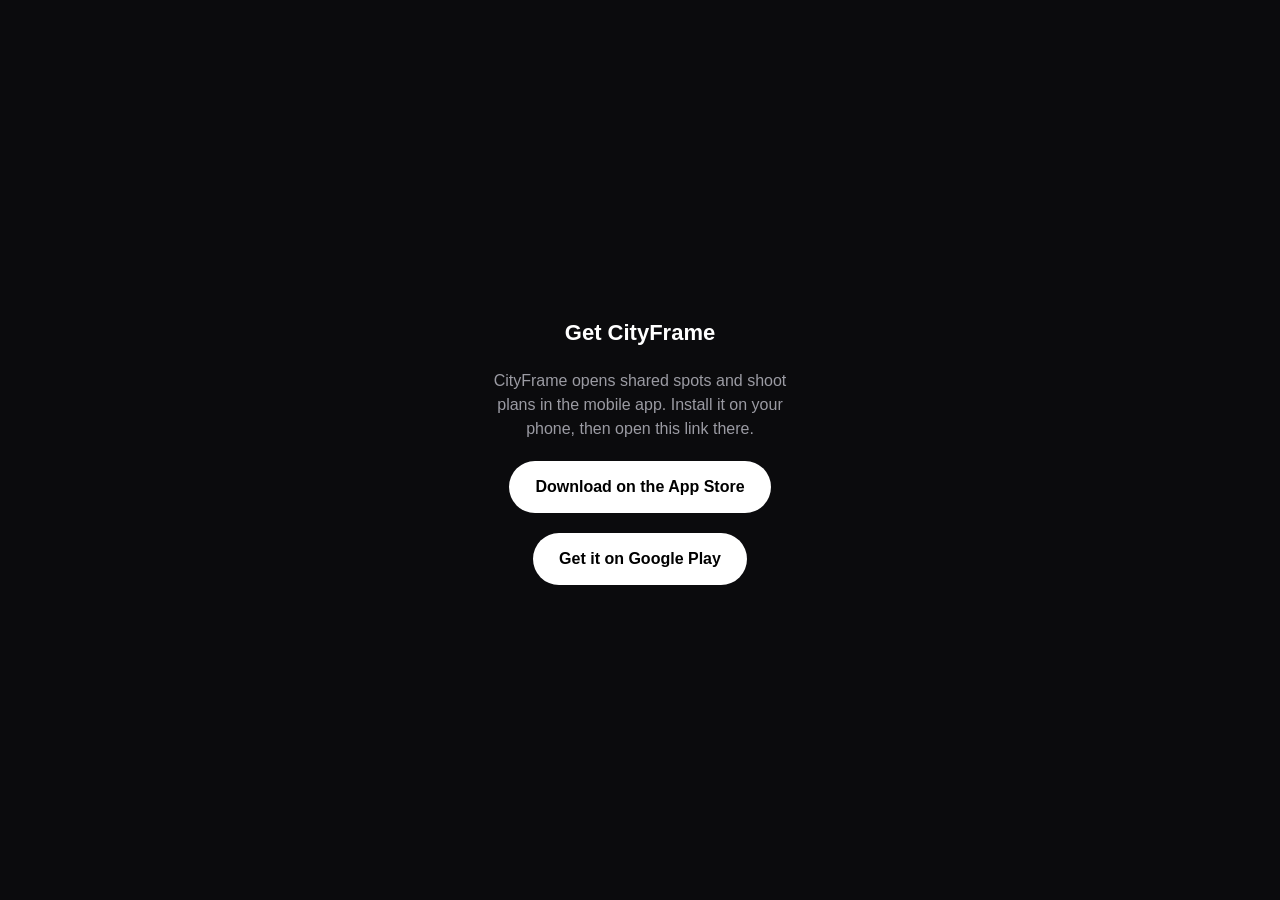
<file: link.html>
<!doctype html>
<html lang="en">
  <head>
    <meta charset="utf-8" />
    <meta name="viewport" content="width=device-width, initial-scale=1" />
    <title>Open in CityFrame</title>
    <meta name="description" content="Open this spot or shoot plan in CityFrame." />
    <meta property="og:title" content="CityFrame" />
    <meta property="og:description" content="Find aesthetic shoot locations, scout photo spots & plan your next production." />
    <meta property="og:type" content="website" />
    <style>
      :root {
        color-scheme: dark;
        --bg: #0b0b0d;
        --fg: #ffffff;
        --muted: #9b9ba3;
        --accent: #ffffff;
      }
      * { box-sizing: border-box; }
      body {
        margin: 0;
        min-height: 100dvh;
        display: flex;
        flex-direction: column;
        align-items: center;
        justify-content: center;
        gap: 20px;
        padding: 32px 24px;
        background: var(--bg);
        color: var(--fg);
        font: 16px/1.5 -apple-system, BlinkMacSystemFont, "Segoe UI", Roboto, sans-serif;
        text-align: center;
      }
      h1 { font-size: 22px; margin: 0; font-weight: 600; }
      p { margin: 0; color: var(--muted); max-width: 34ch; }
      a.button {
        display: inline-block;
        padding: 14px 26px;
        border-radius: 999px;
        background: var(--accent);
        color: #000;
        font-weight: 600;
        text-decoration: none;
      }
      a.secondary { color: var(--muted); font-size: 14px; }
      .spinner {
        width: 26px;
        height: 26px;
        border: 2px solid rgba(255, 255, 255, 0.2);
        border-top-color: var(--fg);
        border-radius: 50%;
        animation: spin 0.8s linear infinite;
      }
      @keyframes spin { to { transform: rotate(360deg); } }
      @media (prefers-reduced-motion: reduce) { .spinner { animation: none; } }
    </style>
  </head>
  <body>
    <div class="spinner" id="spinner" aria-hidden="true"></div>
    <h1 id="heading">Opening CityFrame…</h1>
    <p id="subheading">If nothing happens, install the app — this link will still be waiting for you.</p>
    <a class="button" id="store" href="/" hidden>Get CityFrame</a>
    <a class="button" id="store-alt" href="/" hidden>Get it on Google Play</a>
    <a class="secondary" id="retry" href="/" hidden>Open in the app</a>

    <script>
      (function () {
        var APP_SCHEME = 'com.aequinovare.cityframe';
        var IOS_STORE_URL = 'https://apps.apple.com/app/id6792087013';
        var ANDROID_STORE_URL =
          'https://play.google.com/store/apps/details?id=com.aequinovare.cityframe';

        var path = window.location.pathname.replace(/^\/+/, '');
        var deepLink = APP_SCHEME + '://' + path + window.location.search;

        var ua = navigator.userAgent || '';
        var isIOS =
          /iPad|iPhone|iPod/.test(ua) ||
          (navigator.platform === 'MacIntel' && navigator.maxTouchPoints > 1);
        var isAndroid = /Android/.test(ua);
        // Android first: the iPadOS check above also matches touch-enabled
        // desktop browsers that report a Mac platform.
        if (isAndroid) isIOS = false;
        var storeUrl = isIOS
          ? IOS_STORE_URL
          : isAndroid
            ? ANDROID_STORE_URL
            : '';

        // Hand the link to the app that is about to be installed. The app reads
        // the clipboard once on its first launch and routes to this content, so
        // an install started from here still lands on the shared spot or invite.
        // Clipboard is best-effort and must never block the redirect: Safari
        // rejects writeText() without a user gesture, so both the throw and the
        // rejection are swallowed here.
        function stashLink() {
          try {
            if (navigator.clipboard && navigator.clipboard.writeText) {
              return Promise.resolve(
                navigator.clipboard.writeText(window.location.href)
              ).catch(function () {});
            }
          } catch (error) {
            /* Ignored: the store fallback still works. */
          }
          return Promise.resolve();
        }

        function showFallback() {
          document.getElementById('spinner').hidden = true;
          document.getElementById('heading').textContent = 'Get CityFrame';
          document.getElementById('subheading').textContent = storeUrl
            ? 'Install the app to see this spot. We saved the link — it opens automatically after install.'
            : 'CityFrame opens shared spots and shoot plans in the mobile app. Install it on your phone, then open this link there.';

          var store = document.getElementById('store');
          store.hidden = false;

          if (storeUrl) {
            store.href = storeUrl;
            store.textContent = 'Get CityFrame';

            var retry = document.getElementById('retry');
            retry.href = deepLink;
            retry.hidden = false;
            return;
          }

          // Desktop: no app to open, so offer both stores.
          store.href = IOS_STORE_URL;
          store.textContent = 'Download on the App Store';
          var storeAlt = document.getElementById('store-alt');
          storeAlt.href = ANDROID_STORE_URL;
          storeAlt.hidden = false;
        }

        // Only mobile has an app to open. Desktop goes straight to the pitch.
        if (!isIOS && !isAndroid) {
          showFallback();
          return;
        }

        var fallbackTimer = null;

        // If the app takes over, the page is backgrounded before the timer
        // fires and the store redirect must not happen.
        function cancelFallback() {
          if (document.visibilityState === 'hidden' && fallbackTimer) {
            clearTimeout(fallbackTimer);
            fallbackTimer = null;
          }
        }
        document.addEventListener('visibilitychange', cancelFallback);
        window.addEventListener('pagehide', cancelFallback);

        // Fire and forget: the clipboard stash is a nicety for the install
        // path, while the redirect below is the whole point of this page.
        stashLink();

        // A universal link that reached this page means the app did not claim
        // it, but the custom scheme can still catch an older install.
        window.location.replace(deepLink);

        fallbackTimer = setTimeout(function () {
          // The app took over and the tab was restored behind it.
          if (document.visibilityState === 'hidden') return;

          showFallback();
          if (storeUrl) {
            window.location.replace(storeUrl);
          }
        }, 1500);
      })();
    </script>
  </body>
</html>
</file>
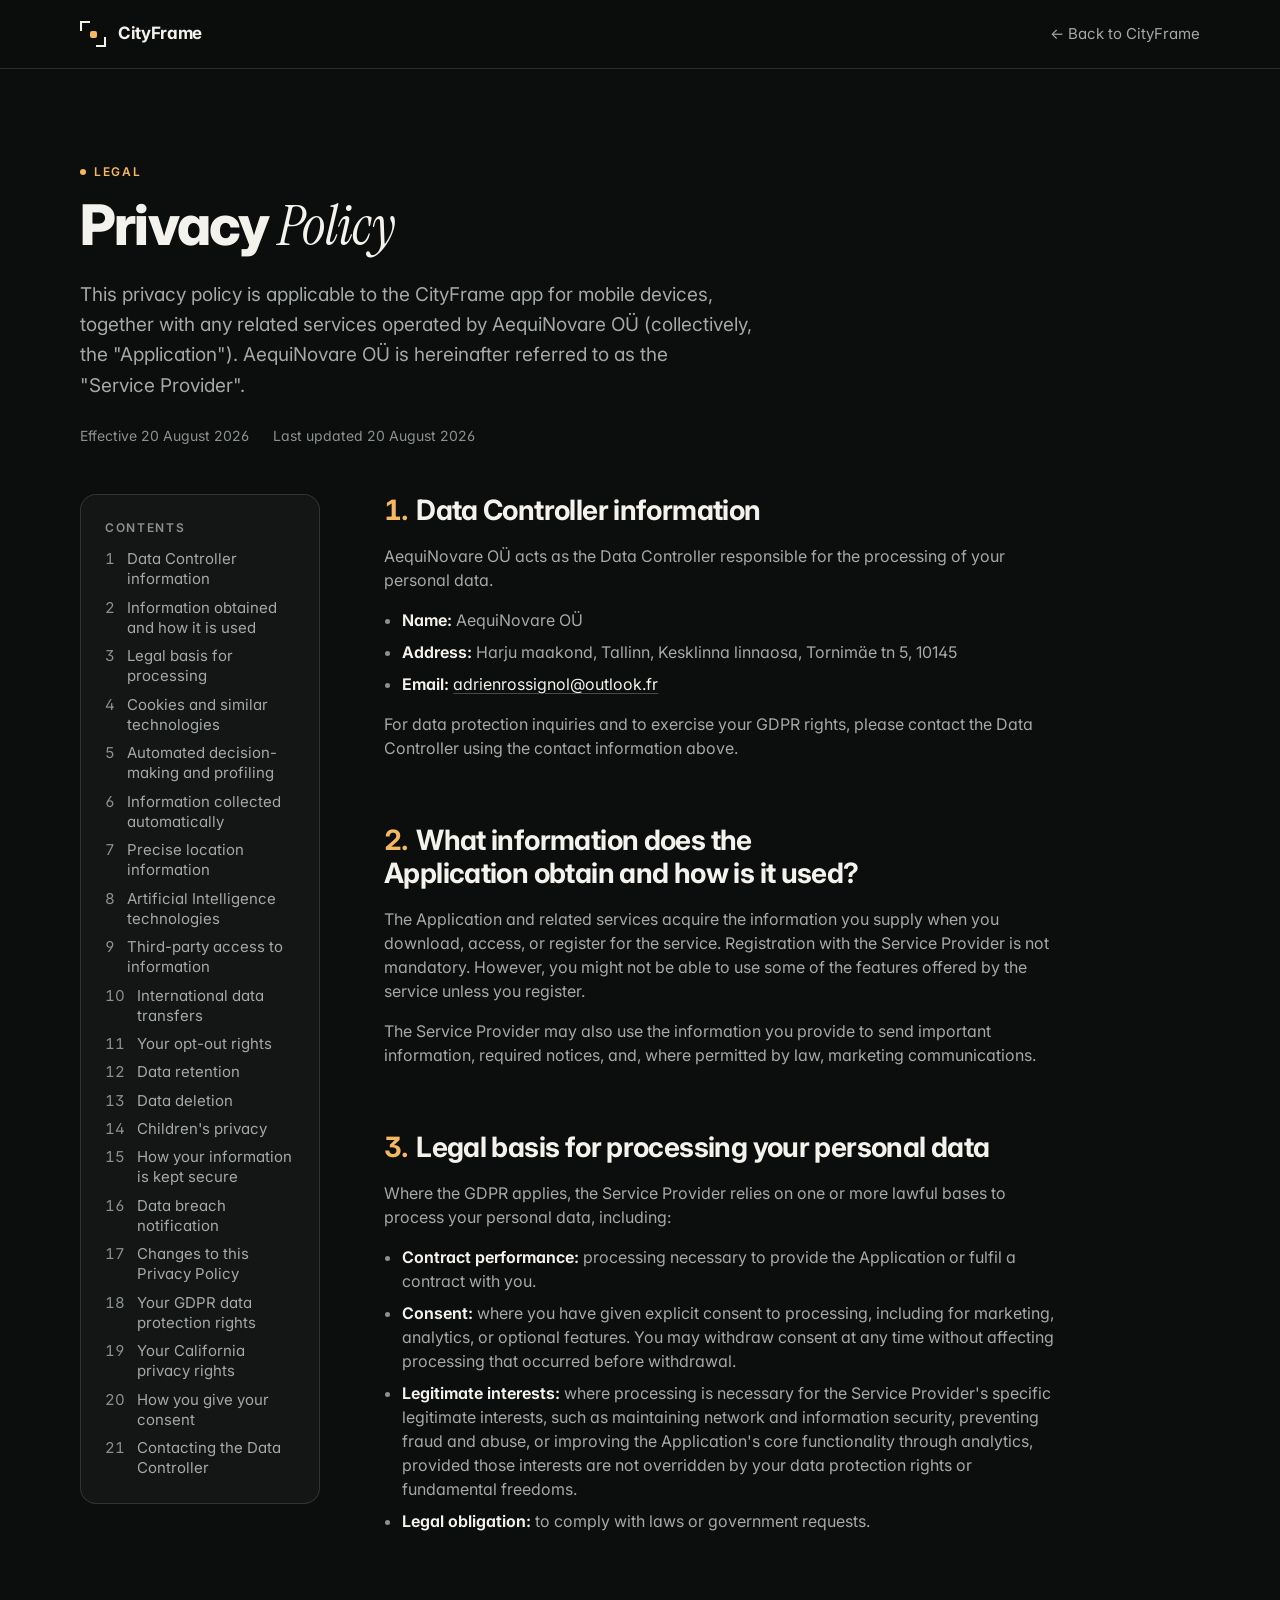
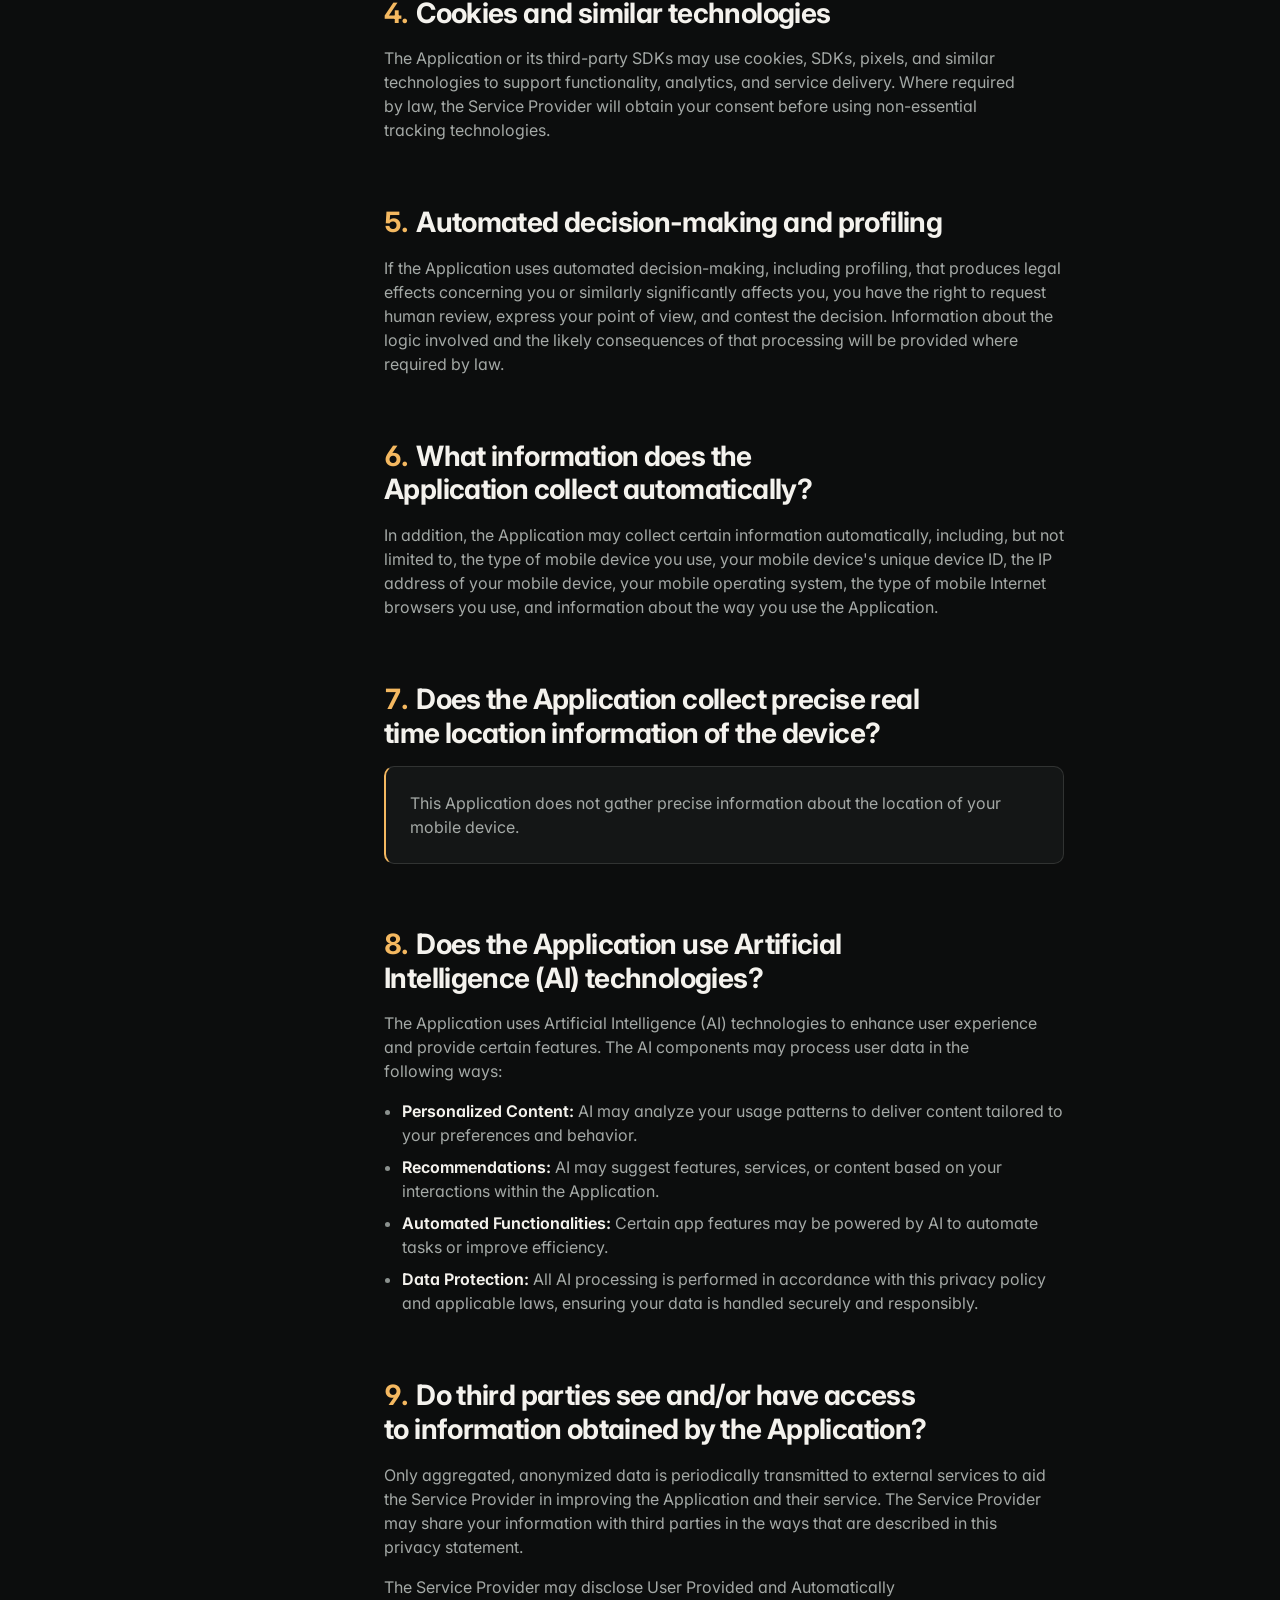
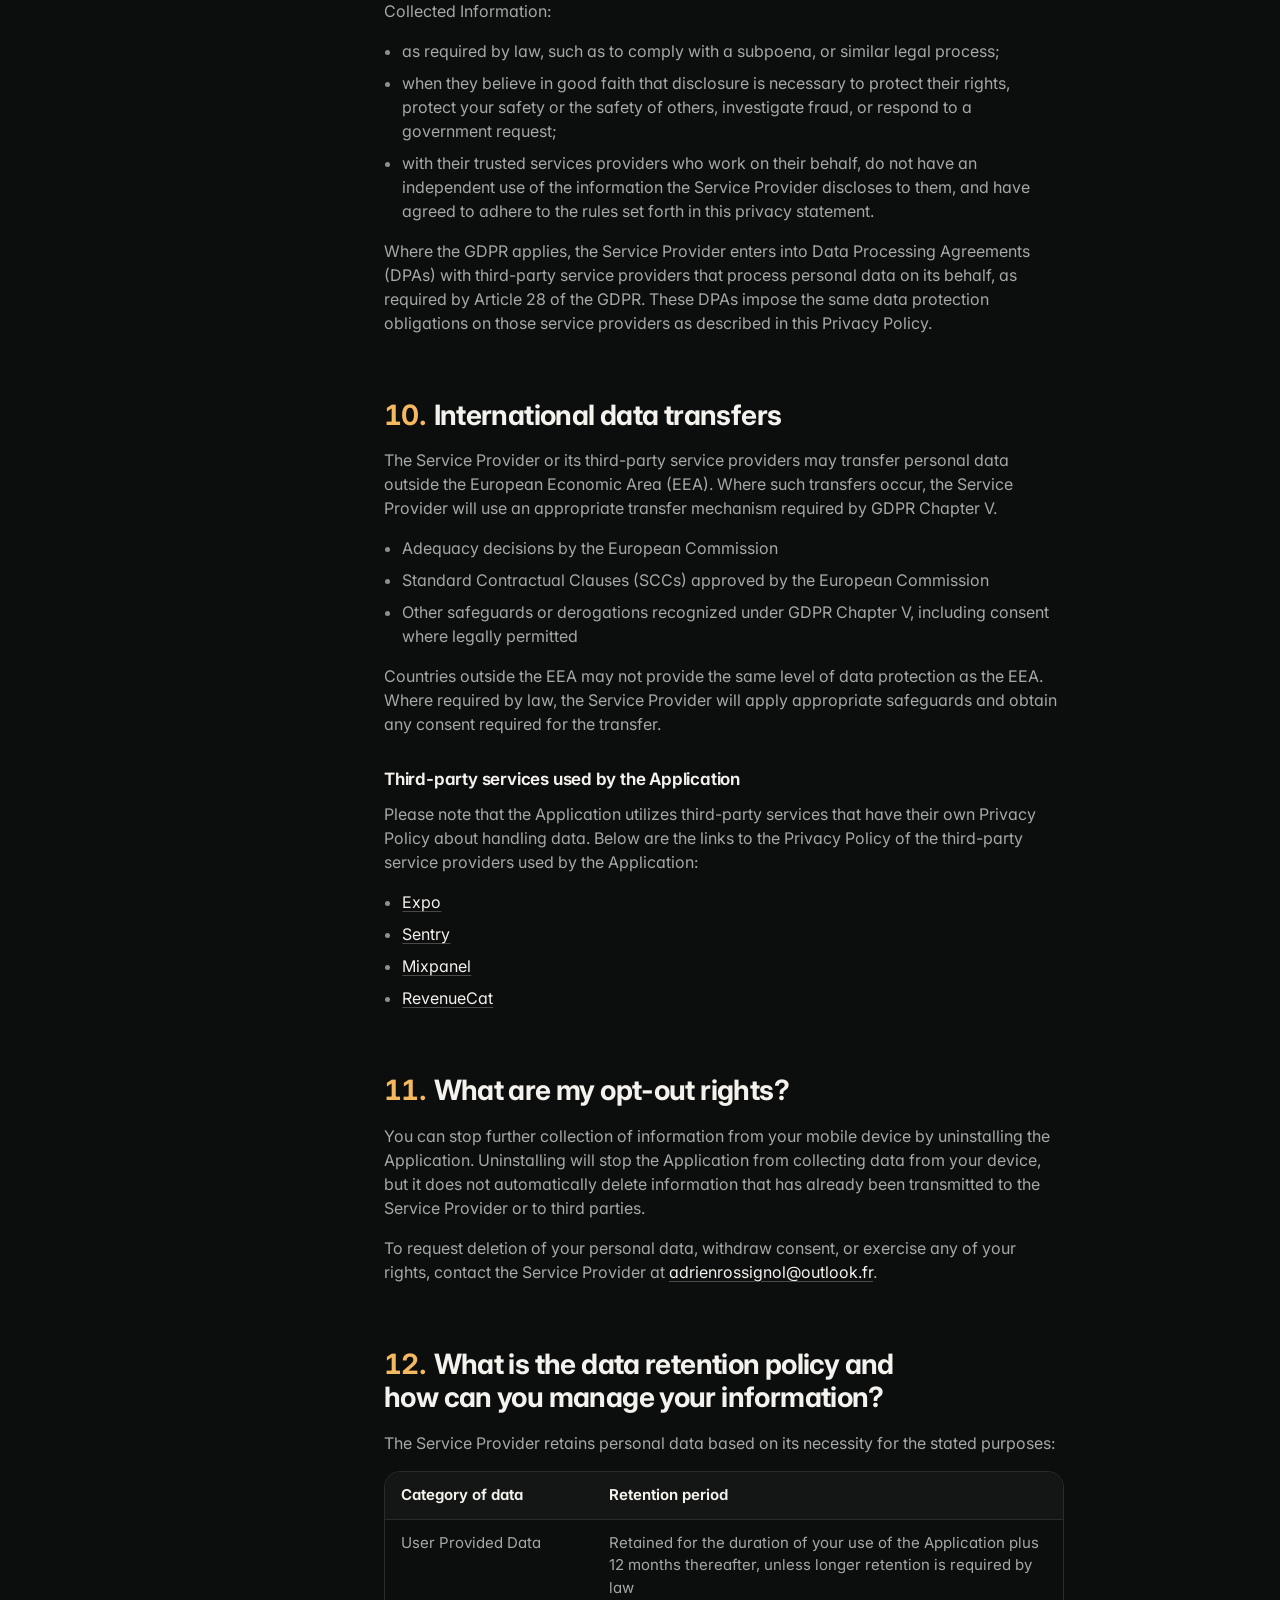
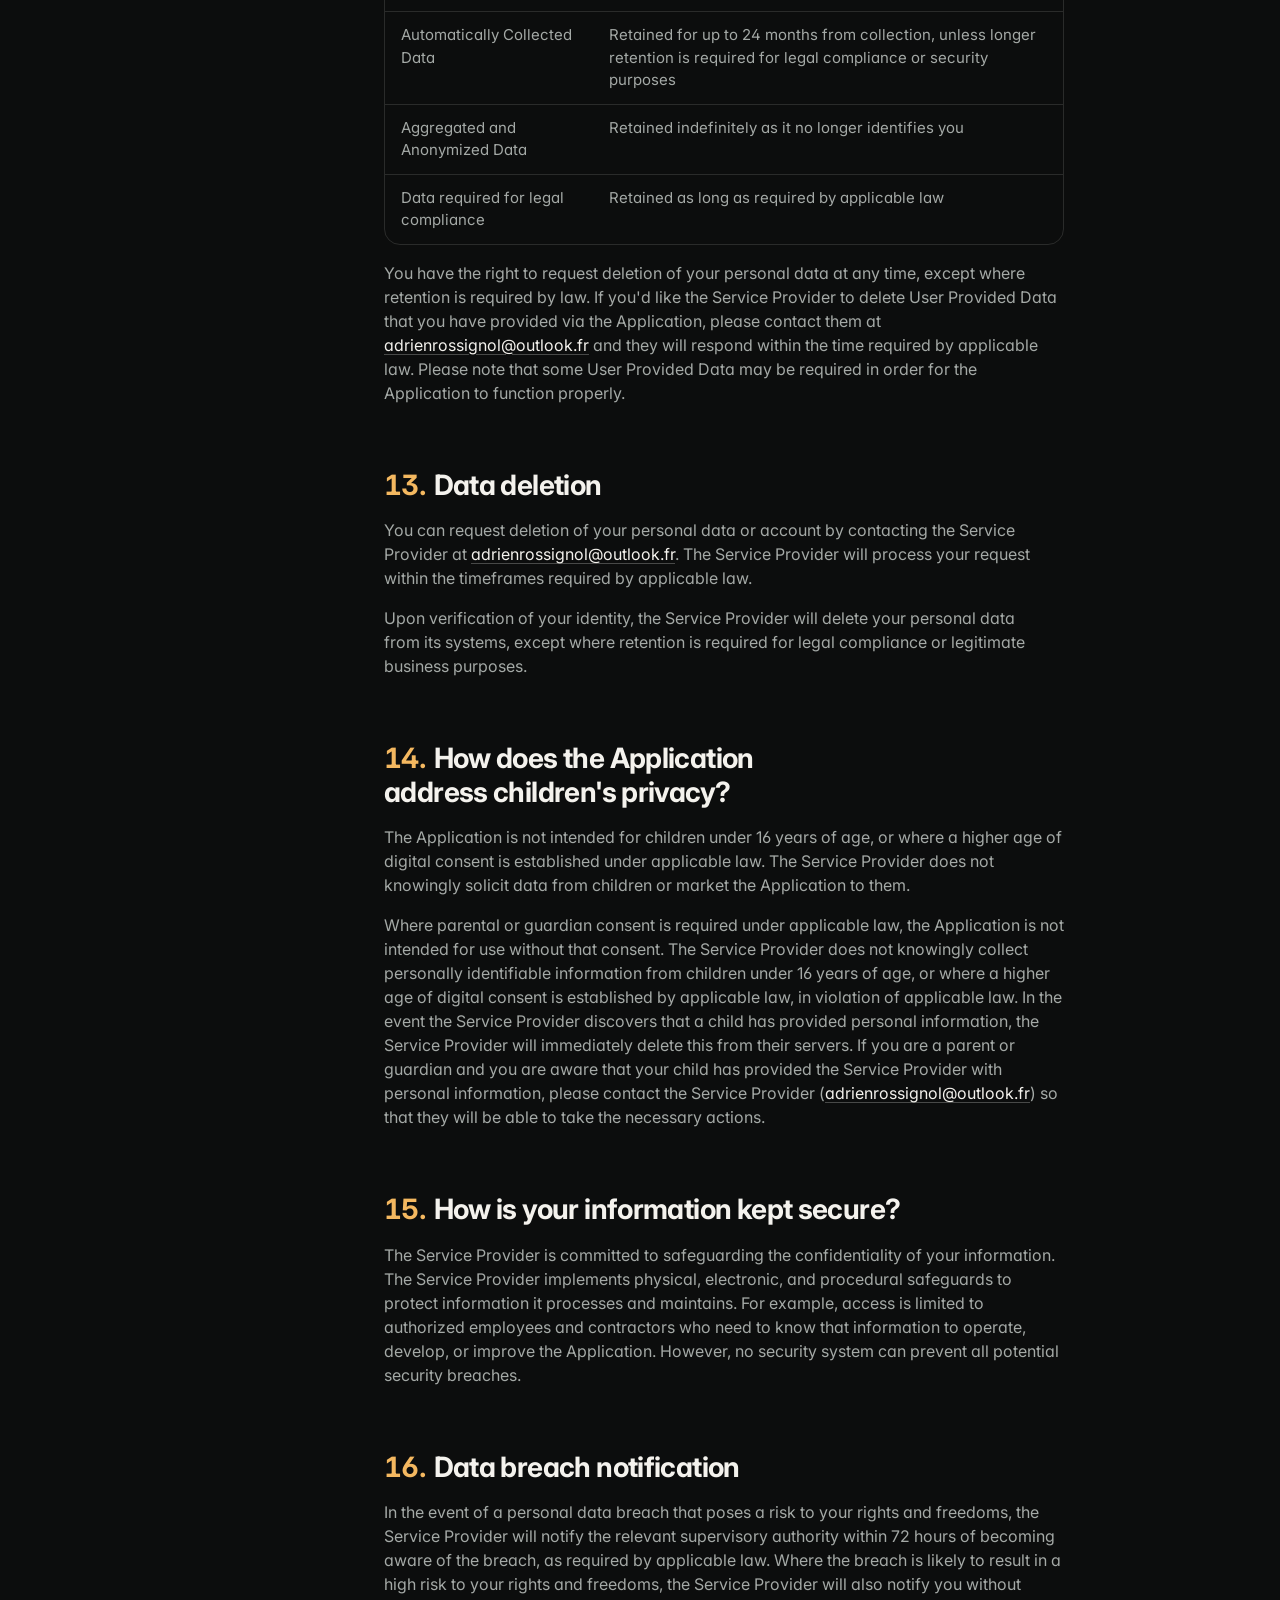
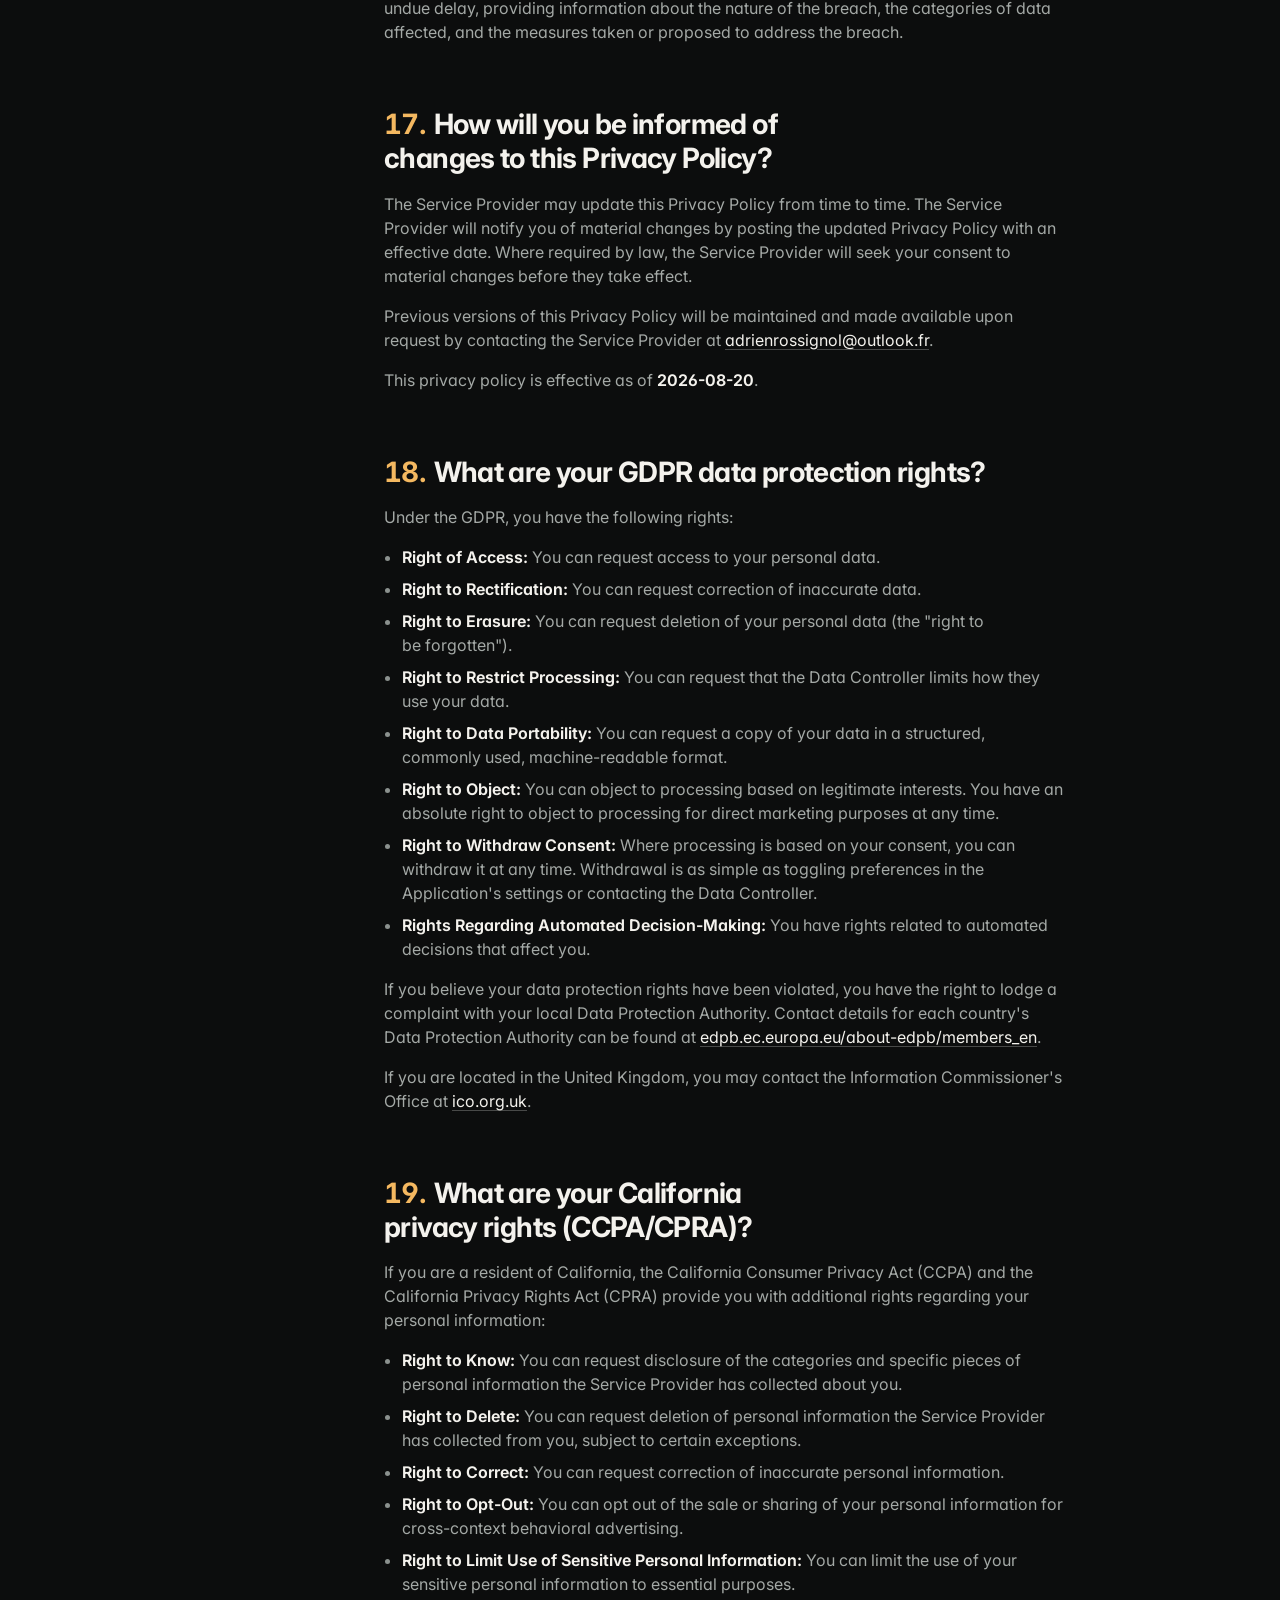
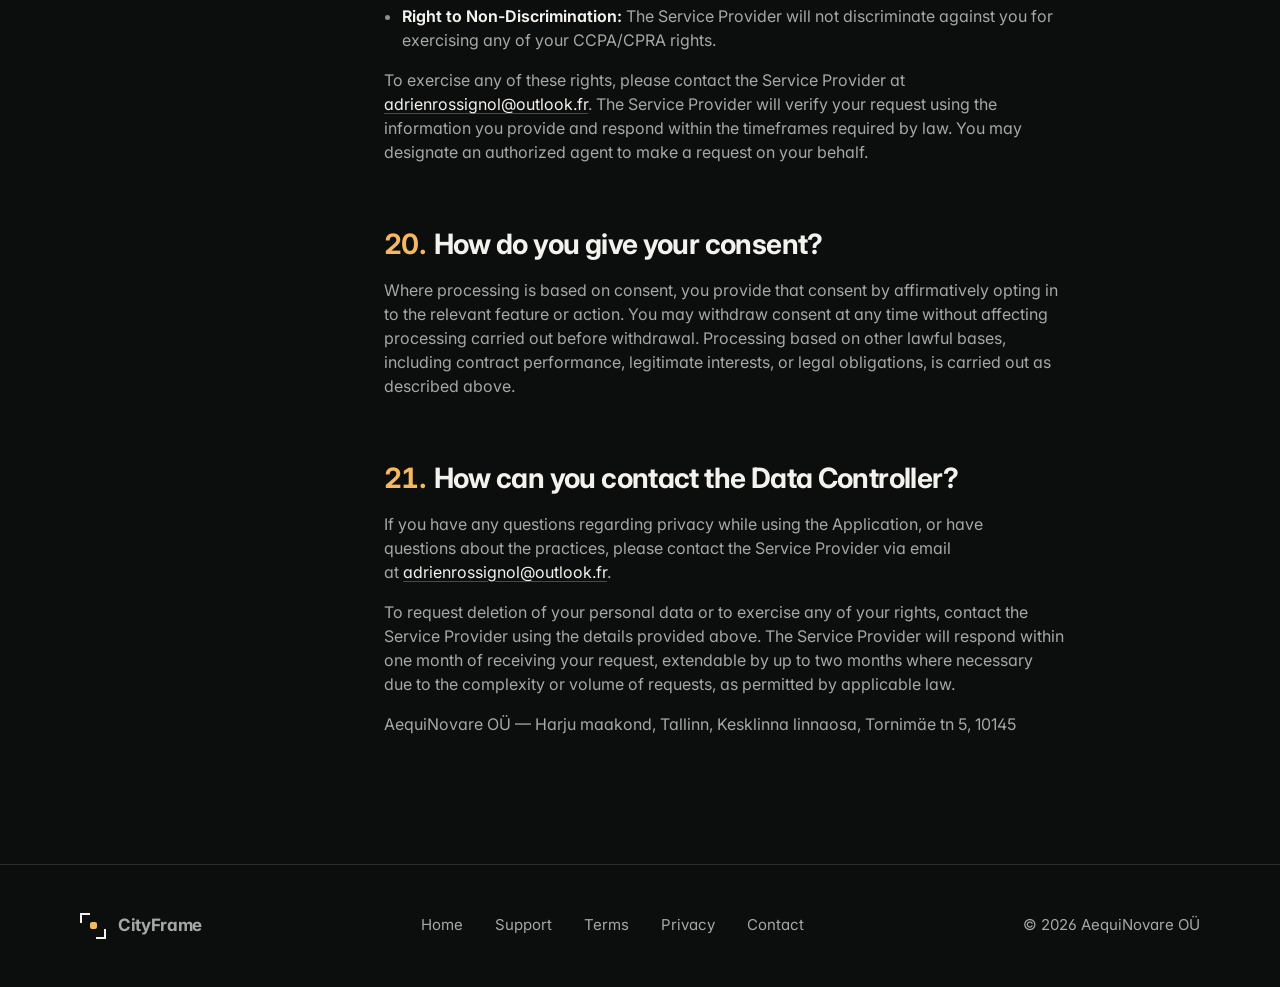
<file: privacy.html>
<!doctype html>
<html lang="en">
  <head>
    <meta charset="utf-8" />
    <meta name="viewport" content="width=device-width, initial-scale=1" />
    <title>Privacy Policy — CityFrame</title>
    <meta
      name="description"
      content="How the CityFrame app and its related services collect, use, share, retain and protect personal data, and the rights you have under the GDPR and CCPA/CPRA."
    />
    <meta name="theme-color" content="#0c0d0d" />
    <meta name="color-scheme" content="dark" />
    <meta name="robots" content="index, follow" />

    <meta property="og:title" content="Privacy Policy — CityFrame" />
    <meta
      property="og:description"
      content="How the CityFrame app and its related services collect, use, share and protect personal data."
    />
    <meta property="og:type" content="website" />
    <meta property="og:url" content="https://cityframe-eight.vercel.app/privacy" />
    <meta property="og:site_name" content="CityFrame" />

    <link rel="icon" href="assets/favicon.png" />
    <link rel="canonical" href="https://cityframe-eight.vercel.app/privacy" />

    <link rel="preconnect" href="https://fonts.googleapis.com" />
    <link rel="preconnect" href="https://fonts.gstatic.com" crossorigin />
    <link
      rel="stylesheet"
      href="https://fonts.googleapis.com/css2?family=Inter:wght@400;500;600;700;800&family=Instrument+Serif:ital@0;1&display=swap"
    />
    <link rel="stylesheet" href="legal.css" />
  </head>

  <body>
    <a class="skip-link" href="#main">Skip to content</a>

    <header class="topbar">
      <div class="container topbar-row">
        <a class="brand" href="./" aria-label="CityFrame home">
          <span class="brand-mark" aria-hidden="true">
            <span class="brand-dot"></span>
          </span>
          <span>CityFrame</span>
        </a>

        <a class="back-link" href="./">← Back to CityFrame</a>
      </div>
    </header>

    <main id="main" class="legal">
      <div class="container">
        <div class="legal-head">
          <p class="eyebrow">Legal</p>
          <h1>Privacy <span class="serif">Policy</span></h1>
          <p class="lede">
            This privacy policy is applicable to the CityFrame app for mobile
            devices, together with any related services operated by AequiNovare
            OÜ (collectively, the "Application"). AequiNovare OÜ is hereinafter
            referred to as the "Service Provider".
          </p>
          <p class="legal-meta">
            <span>Effective 20 August 2026</span>
            <span>Last updated 20 August 2026</span>
          </p>
        </div>

        <div class="legal-body">
          <nav class="toc" aria-label="Sections of this policy">
            <h2>Contents</h2>
            <ol>
              <li><a href="#controller">Data Controller information</a></li>
              <li><a href="#information">Information obtained and how it is used</a></li>
              <li><a href="#legal-basis">Legal basis for processing</a></li>
              <li><a href="#cookies">Cookies and similar technologies</a></li>
              <li><a href="#automated">Automated decision-making and profiling</a></li>
              <li><a href="#automatic">Information collected automatically</a></li>
              <li><a href="#location">Precise location information</a></li>
              <li><a href="#ai">Artificial Intelligence technologies</a></li>
              <li><a href="#third-parties">Third-party access to information</a></li>
              <li><a href="#transfers">International data transfers</a></li>
              <li><a href="#opt-out">Your opt-out rights</a></li>
              <li><a href="#retention">Data retention</a></li>
              <li><a href="#deletion">Data deletion</a></li>
              <li><a href="#children">Children's privacy</a></li>
              <li><a href="#security">How your information is kept secure</a></li>
              <li><a href="#breach">Data breach notification</a></li>
              <li><a href="#changes">Changes to this Privacy Policy</a></li>
              <li><a href="#gdpr">Your GDPR data protection rights</a></li>
              <li><a href="#ccpa">Your California privacy rights</a></li>
              <li><a href="#consent">How you give your consent</a></li>
              <li><a href="#contact">Contacting the Data Controller</a></li>
            </ol>
          </nav>

          <div class="prose">
            <section id="controller">
              <h2>Data Controller information</h2>
              <p>
                AequiNovare OÜ acts as the Data Controller responsible for the
                processing of your personal data.
              </p>
              <ul>
                <li><strong>Name:</strong> AequiNovare OÜ</li>
                <li>
                  <strong>Address:</strong> Harju maakond, Tallinn, Kesklinna
                  linnaosa, Tornimäe tn 5, 10145
                </li>
                <li>
                  <strong>Email:</strong>
                  <a href="mailto:adrienrossignol@outlook.fr"
                    >adrienrossignol@outlook.fr</a
                  >
                </li>
              </ul>
              <p>
                For data protection inquiries and to exercise your GDPR rights,
                please contact the Data Controller using the contact information
                above.
              </p>
            </section>

            <section id="information">
              <h2>What information does the Application obtain and how is it used?</h2>
              <p>
                The Application and related services acquire the information you
                supply when you download, access, or register for the service.
                Registration with the Service Provider is not mandatory.
                However, you might not be able to use some of the features
                offered by the service unless you register.
              </p>
              <p>
                The Service Provider may also use the information you provide to
                send important information, required notices, and, where
                permitted by law, marketing communications.
              </p>
            </section>

            <section id="legal-basis">
              <h2>Legal basis for processing your personal data</h2>
              <p>
                Where the GDPR applies, the Service Provider relies on one or
                more lawful bases to process your personal data, including:
              </p>
              <ul>
                <li>
                  <strong>Contract performance:</strong> processing necessary to
                  provide the Application or fulfil a contract with you.
                </li>
                <li>
                  <strong>Consent:</strong> where you have given explicit
                  consent to processing, including for marketing, analytics, or
                  optional features. You may withdraw consent at any time
                  without affecting processing that occurred before withdrawal.
                </li>
                <li>
                  <strong>Legitimate interests:</strong> where processing is
                  necessary for the Service Provider's specific legitimate
                  interests, such as maintaining network and information
                  security, preventing fraud and abuse, or improving the
                  Application's core functionality through analytics, provided
                  those interests are not overridden by your data protection
                  rights or fundamental freedoms.
                </li>
                <li>
                  <strong>Legal obligation:</strong> to comply with laws or
                  government requests.
                </li>
              </ul>
            </section>

            <section id="cookies">
              <h2>Cookies and similar technologies</h2>
              <p>
                The Application or its third-party SDKs may use cookies, SDKs,
                pixels, and similar technologies to support functionality,
                analytics, and service delivery. Where required by law, the
                Service Provider will obtain your consent before using
                non-essential tracking technologies.
              </p>
            </section>

            <section id="automated">
              <h2>Automated decision-making and profiling</h2>
              <p>
                If the Application uses automated decision-making, including
                profiling, that produces legal effects concerning you or
                similarly significantly affects you, you have the right to
                request human review, express your point of view, and contest
                the decision. Information about the logic involved and the
                likely consequences of that processing will be provided where
                required by law.
              </p>
            </section>

            <section id="automatic">
              <h2>What information does the Application collect automatically?</h2>
              <p>
                In addition, the Application may collect certain information
                automatically, including, but not limited to, the type of mobile
                device you use, your mobile device's unique device ID, the IP
                address of your mobile device, your mobile operating system, the
                type of mobile Internet browsers you use, and information about
                the way you use the Application.
              </p>
            </section>

            <section id="location">
              <h2>Does the Application collect precise real time location information of the device?</h2>
              <div class="callout">
                <p>
                  This Application does not gather precise information about the
                  location of your mobile device.
                </p>
              </div>
            </section>

            <section id="ai">
              <h2>Does the Application use Artificial Intelligence (AI) technologies?</h2>
              <p>
                The Application uses Artificial Intelligence (AI) technologies
                to enhance user experience and provide certain features. The AI
                components may process user data in the following ways:
              </p>
              <ul>
                <li>
                  <strong>Personalized Content:</strong> AI may analyze your
                  usage patterns to deliver content tailored to your preferences
                  and behavior.
                </li>
                <li>
                  <strong>Recommendations:</strong> AI may suggest features,
                  services, or content based on your interactions within the
                  Application.
                </li>
                <li>
                  <strong>Automated Functionalities:</strong> Certain app
                  features may be powered by AI to automate tasks or improve
                  efficiency.
                </li>
                <li>
                  <strong>Data Protection:</strong> All AI processing is
                  performed in accordance with this privacy policy and
                  applicable laws, ensuring your data is handled securely and
                  responsibly.
                </li>
              </ul>
            </section>

            <section id="third-parties">
              <h2>Do third parties see and/or have access to information obtained by the Application?</h2>
              <p>
                Only aggregated, anonymized data is periodically transmitted to
                external services to aid the Service Provider in improving the
                Application and their service. The Service Provider may share
                your information with third parties in the ways that are
                described in this privacy statement.
              </p>
              <p>
                The Service Provider may disclose User Provided and
                Automatically Collected Information:
              </p>
              <ul>
                <li>
                  as required by law, such as to comply with a subpoena, or
                  similar legal process;
                </li>
                <li>
                  when they believe in good faith that disclosure is necessary
                  to protect their rights, protect your safety or the safety of
                  others, investigate fraud, or respond to a government request;
                </li>
                <li>
                  with their trusted services providers who work on their
                  behalf, do not have an independent use of the information the
                  Service Provider discloses to them, and have agreed to adhere
                  to the rules set forth in this privacy statement.
                </li>
              </ul>
              <p>
                Where the GDPR applies, the Service Provider enters into Data
                Processing Agreements (DPAs) with third-party service providers
                that process personal data on its behalf, as required by Article
                28 of the GDPR. These DPAs impose the same data protection
                obligations on those service providers as described in this
                Privacy Policy.
              </p>
            </section>

            <section id="transfers">
              <h2>International data transfers</h2>
              <p>
                The Service Provider or its third-party service providers may
                transfer personal data outside the European Economic Area (EEA).
                Where such transfers occur, the Service Provider will use an
                appropriate transfer mechanism required by GDPR Chapter V.
              </p>
              <ul>
                <li>Adequacy decisions by the European Commission</li>
                <li>
                  Standard Contractual Clauses (SCCs) approved by the European
                  Commission
                </li>
                <li>
                  Other safeguards or derogations recognized under GDPR Chapter
                  V, including consent where legally permitted
                </li>
              </ul>
              <p>
                Countries outside the EEA may not provide the same level of data
                protection as the EEA. Where required by law, the Service
                Provider will apply appropriate safeguards and obtain any
                consent required for the transfer.
              </p>

              <h3>Third-party services used by the Application</h3>
              <p>
                Please note that the Application utilizes third-party services
                that have their own Privacy Policy about handling data. Below
                are the links to the Privacy Policy of the third-party service
                providers used by the Application:
              </p>
              <ul>
                <li>
                  <a href="https://expo.io/privacy" rel="noopener noreferrer"
                    >Expo</a
                  >
                </li>
                <li>
                  <a href="https://sentry.io/privacy/" rel="noopener noreferrer"
                    >Sentry</a
                  >
                </li>
                <li>
                  <a
                    href="https://mixpanel.com/legal/privacy-policy/"
                    rel="noopener noreferrer"
                    >Mixpanel</a
                  >
                </li>
                <li>
                  <a
                    href="https://www.revenuecat.com/privacy"
                    rel="noopener noreferrer"
                    >RevenueCat</a
                  >
                </li>
              </ul>
            </section>

            <section id="opt-out">
              <h2>What are my opt-out rights?</h2>
              <p>
                You can stop further collection of information from your mobile
                device by uninstalling the Application. Uninstalling will stop
                the Application from collecting data from your device, but it
                does not automatically delete information that has already been
                transmitted to the Service Provider or to third parties.
              </p>
              <p>
                To request deletion of your personal data, withdraw consent, or
                exercise any of your rights, contact the Service Provider at
                <a href="mailto:adrienrossignol@outlook.fr"
                  >adrienrossignol@outlook.fr</a
                >.
              </p>
            </section>

            <section id="retention">
              <h2>What is the data retention policy and how can you manage your information?</h2>
              <p>
                The Service Provider retains personal data based on its
                necessity for the stated purposes:
              </p>

              <div class="table-wrap">
                <table>
                  <thead>
                    <tr>
                      <th scope="col">Category of data</th>
                      <th scope="col">Retention period</th>
                    </tr>
                  </thead>
                  <tbody>
                    <tr>
                      <td>User Provided Data</td>
                      <td>
                        Retained for the duration of your use of the Application
                        plus 12 months thereafter, unless longer retention is
                        required by law
                      </td>
                    </tr>
                    <tr>
                      <td>Automatically Collected Data</td>
                      <td>
                        Retained for up to 24 months from collection, unless
                        longer retention is required for legal compliance or
                        security purposes
                      </td>
                    </tr>
                    <tr>
                      <td>Aggregated and Anonymized Data</td>
                      <td>
                        Retained indefinitely as it no longer identifies you
                      </td>
                    </tr>
                    <tr>
                      <td>Data required for legal compliance</td>
                      <td>Retained as long as required by applicable law</td>
                    </tr>
                  </tbody>
                </table>
              </div>

              <p>
                You have the right to request deletion of your personal data at
                any time, except where retention is required by law. If you'd
                like the Service Provider to delete User Provided Data that you
                have provided via the Application, please contact them at
                <a href="mailto:adrienrossignol@outlook.fr"
                  >adrienrossignol@outlook.fr</a
                >
                and they will respond within the time required by applicable
                law. Please note that some User Provided Data may be required in
                order for the Application to function properly.
              </p>
            </section>

            <section id="deletion">
              <h2>Data deletion</h2>
              <p>
                You can request deletion of your personal data or account by
                contacting the Service Provider at
                <a href="mailto:adrienrossignol@outlook.fr"
                  >adrienrossignol@outlook.fr</a
                >. The Service Provider will process your request within the
                timeframes required by applicable law.
              </p>
              <p>
                Upon verification of your identity, the Service Provider will
                delete your personal data from its systems, except where
                retention is required for legal compliance or legitimate
                business purposes.
              </p>
            </section>

            <section id="children">
              <h2>How does the Application address children's privacy?</h2>
              <p>
                The Application is not intended for children under 16 years of
                age, or where a higher age of digital consent is established
                under applicable law. The Service Provider does not knowingly
                solicit data from children or market the Application to them.
              </p>
              <p>
                Where parental or guardian consent is required under applicable
                law, the Application is not intended for use without that
                consent. The Service Provider does not knowingly collect
                personally identifiable information from children under 16 years
                of age, or where a higher age of digital consent is established
                by applicable law, in violation of applicable law. In the event
                the Service Provider discovers that a child has provided
                personal information, the Service Provider will immediately
                delete this from their servers. If you are a parent or guardian
                and you are aware that your child has provided the Service
                Provider with personal information, please contact the Service
                Provider
                (<a href="mailto:adrienrossignol@outlook.fr"
                  >adrienrossignol@outlook.fr</a
                >) so that they will be able to take the necessary actions.
              </p>
            </section>

            <section id="security">
              <h2>How is your information kept secure?</h2>
              <p>
                The Service Provider is committed to safeguarding the
                confidentiality of your information. The Service Provider
                implements physical, electronic, and procedural safeguards to
                protect information it processes and maintains. For example,
                access is limited to authorized employees and contractors who
                need to know that information to operate, develop, or improve
                the Application. However, no security system can prevent all
                potential security breaches.
              </p>
            </section>

            <section id="breach">
              <h2>Data breach notification</h2>
              <p>
                In the event of a personal data breach that poses a risk to your
                rights and freedoms, the Service Provider will notify the
                relevant supervisory authority within 72 hours of becoming aware
                of the breach, as required by applicable law. Where the breach
                is likely to result in a high risk to your rights and freedoms,
                the Service Provider will also notify you without undue delay,
                providing information about the nature of the breach, the
                categories of data affected, and the measures taken or proposed
                to address the breach.
              </p>
            </section>

            <section id="changes">
              <h2>How will you be informed of changes to this Privacy Policy?</h2>
              <p>
                The Service Provider may update this Privacy Policy from time to
                time. The Service Provider will notify you of material changes
                by posting the updated Privacy Policy with an effective date.
                Where required by law, the Service Provider will seek your
                consent to material changes before they take effect.
              </p>
              <p>
                Previous versions of this Privacy Policy will be maintained and
                made available upon request by contacting the Service Provider
                at
                <a href="mailto:adrienrossignol@outlook.fr"
                  >adrienrossignol@outlook.fr</a
                >.
              </p>
              <p>
                This privacy policy is effective as of
                <strong>2026-08-20</strong>.
              </p>
            </section>

            <section id="gdpr">
              <h2>What are your GDPR data protection rights?</h2>
              <p>Under the GDPR, you have the following rights:</p>
              <ul>
                <li>
                  <strong>Right of Access:</strong> You can request access to
                  your personal data.
                </li>
                <li>
                  <strong>Right to Rectification:</strong> You can request
                  correction of inaccurate data.
                </li>
                <li>
                  <strong>Right to Erasure:</strong> You can request deletion of
                  your personal data (the "right to be forgotten").
                </li>
                <li>
                  <strong>Right to Restrict Processing:</strong> You can request
                  that the Data Controller limits how they use your data.
                </li>
                <li>
                  <strong>Right to Data Portability:</strong> You can request a
                  copy of your data in a structured, commonly used,
                  machine-readable format.
                </li>
                <li>
                  <strong>Right to Object:</strong> You can object to processing
                  based on legitimate interests. You have an absolute right to
                  object to processing for direct marketing purposes at any
                  time.
                </li>
                <li>
                  <strong>Right to Withdraw Consent:</strong> Where processing
                  is based on your consent, you can withdraw it at any time.
                  Withdrawal is as simple as toggling preferences in the
                  Application's settings or contacting the Data Controller.
                </li>
                <li>
                  <strong>Rights Regarding Automated Decision-Making:</strong>
                  You have rights related to automated decisions that affect
                  you.
                </li>
              </ul>
              <p>
                If you believe your data protection rights have been violated,
                you have the right to lodge a complaint with your local Data
                Protection Authority. Contact details for each country's Data
                Protection Authority can be found at
                <a
                  href="https://edpb.ec.europa.eu/about-edpb/members_en"
                  rel="noopener noreferrer"
                  >edpb.ec.europa.eu/about-edpb/members_en</a
                >.
              </p>
              <p>
                If you are located in the United Kingdom, you may contact the
                Information Commissioner's Office at
                <a href="https://ico.org.uk" rel="noopener noreferrer"
                  >ico.org.uk</a
                >.
              </p>
            </section>

            <section id="ccpa">
              <h2>What are your California privacy rights (CCPA/CPRA)?</h2>
              <p>
                If you are a resident of California, the California Consumer
                Privacy Act (CCPA) and the California Privacy Rights Act (CPRA)
                provide you with additional rights regarding your personal
                information:
              </p>
              <ul>
                <li>
                  <strong>Right to Know:</strong> You can request disclosure of
                  the categories and specific pieces of personal information the
                  Service Provider has collected about you.
                </li>
                <li>
                  <strong>Right to Delete:</strong> You can request deletion of
                  personal information the Service Provider has collected from
                  you, subject to certain exceptions.
                </li>
                <li>
                  <strong>Right to Correct:</strong> You can request correction
                  of inaccurate personal information.
                </li>
                <li>
                  <strong>Right to Opt-Out:</strong> You can opt out of the sale
                  or sharing of your personal information for cross-context
                  behavioral advertising.
                </li>
                <li>
                  <strong>Right to Limit Use of Sensitive Personal
                  Information:</strong> You can limit the use of your sensitive
                  personal information to essential purposes.
                </li>
                <li>
                  <strong>Right to Non-Discrimination:</strong> The Service
                  Provider will not discriminate against you for exercising any
                  of your CCPA/CPRA rights.
                </li>
              </ul>
              <p>
                To exercise any of these rights, please contact the Service
                Provider at
                <a href="mailto:adrienrossignol@outlook.fr"
                  >adrienrossignol@outlook.fr</a
                >. The Service Provider will verify your request using the
                information you provide and respond within the timeframes
                required by law. You may designate an authorized agent to make a
                request on your behalf.
              </p>
            </section>

            <section id="consent">
              <h2>How do you give your consent?</h2>
              <p>
                Where processing is based on consent, you provide that consent
                by affirmatively opting in to the relevant feature or action.
                You may withdraw consent at any time without affecting
                processing carried out before withdrawal. Processing based on
                other lawful bases, including contract performance, legitimate
                interests, or legal obligations, is carried out as described
                above.
              </p>
            </section>

            <section id="contact">
              <h2>How can you contact the Data Controller?</h2>
              <p>
                If you have any questions regarding privacy while using the
                Application, or have questions about the practices, please
                contact the Service Provider via email at
                <a href="mailto:adrienrossignol@outlook.fr"
                  >adrienrossignol@outlook.fr</a
                >.
              </p>
              <p>
                To request deletion of your personal data or to exercise any of
                your rights, contact the Service Provider using the details
                provided above. The Service Provider will respond within one
                month of receiving your request, extendable by up to two months
                where necessary due to the complexity or volume of requests, as
                permitted by applicable law.
              </p>
              <p>
                AequiNovare OÜ — Harju maakond, Tallinn, Kesklinna linnaosa,
                Tornimäe tn 5, 10145
              </p>
            </section>
          </div>
        </div>
      </div>
    </main>

    <footer>
      <div class="container footer-row">
        <a class="brand" href="./" aria-label="CityFrame home">
          <span class="brand-mark" aria-hidden="true">
            <span class="brand-dot"></span>
          </span>
          <span>CityFrame</span>
        </a>

        <nav class="footer-links" aria-label="Footer">
          <a href="./">Home</a>
          <a href="support.html">Support</a>
          <a href="terms.html">Terms</a>
          <a href="privacy.html" aria-current="page">Privacy</a>
          <a href="mailto:adrien@aequinovare.com">Contact</a>
        </nav>

        <span>© <span id="year">2026</span> AequiNovare OÜ</span>
      </div>
    </footer>

    <script>
      document.getElementById("year").textContent = new Date().getFullYear();
    </script>
  </body>
</html>
</file>
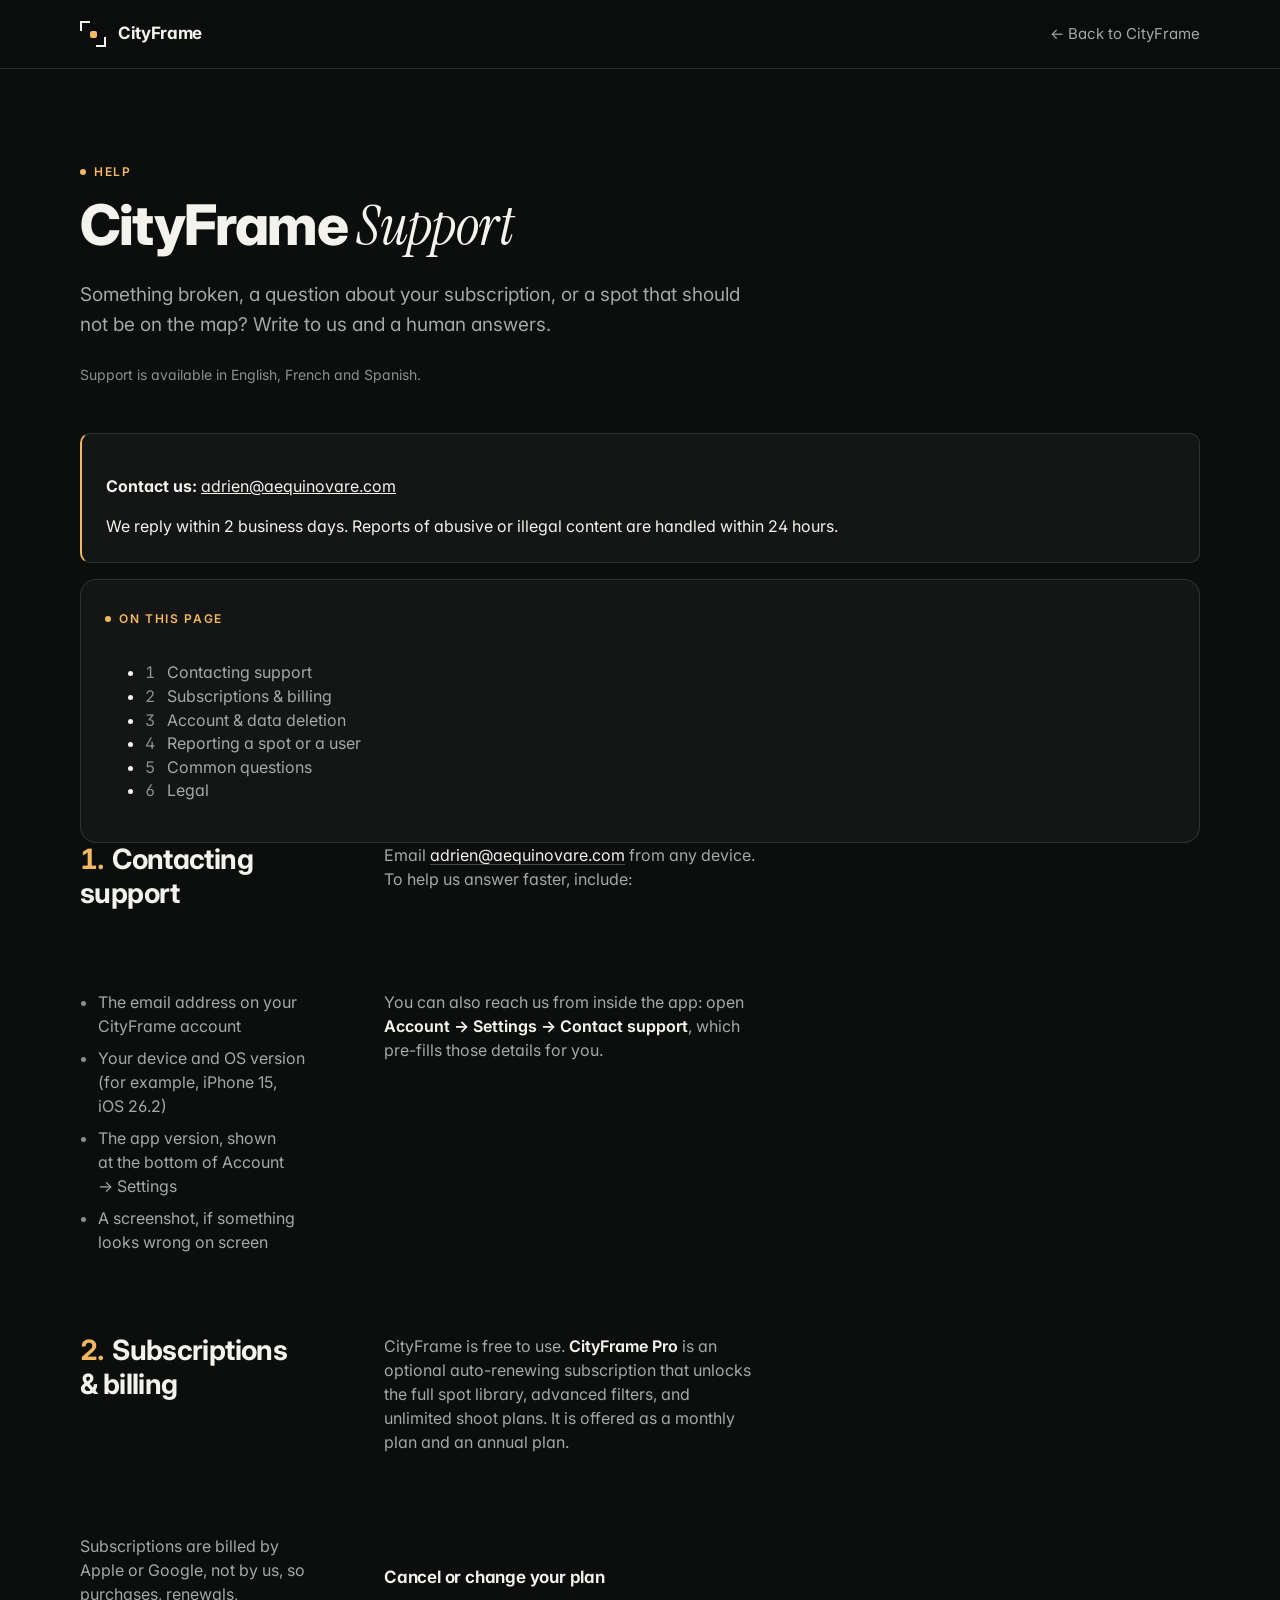
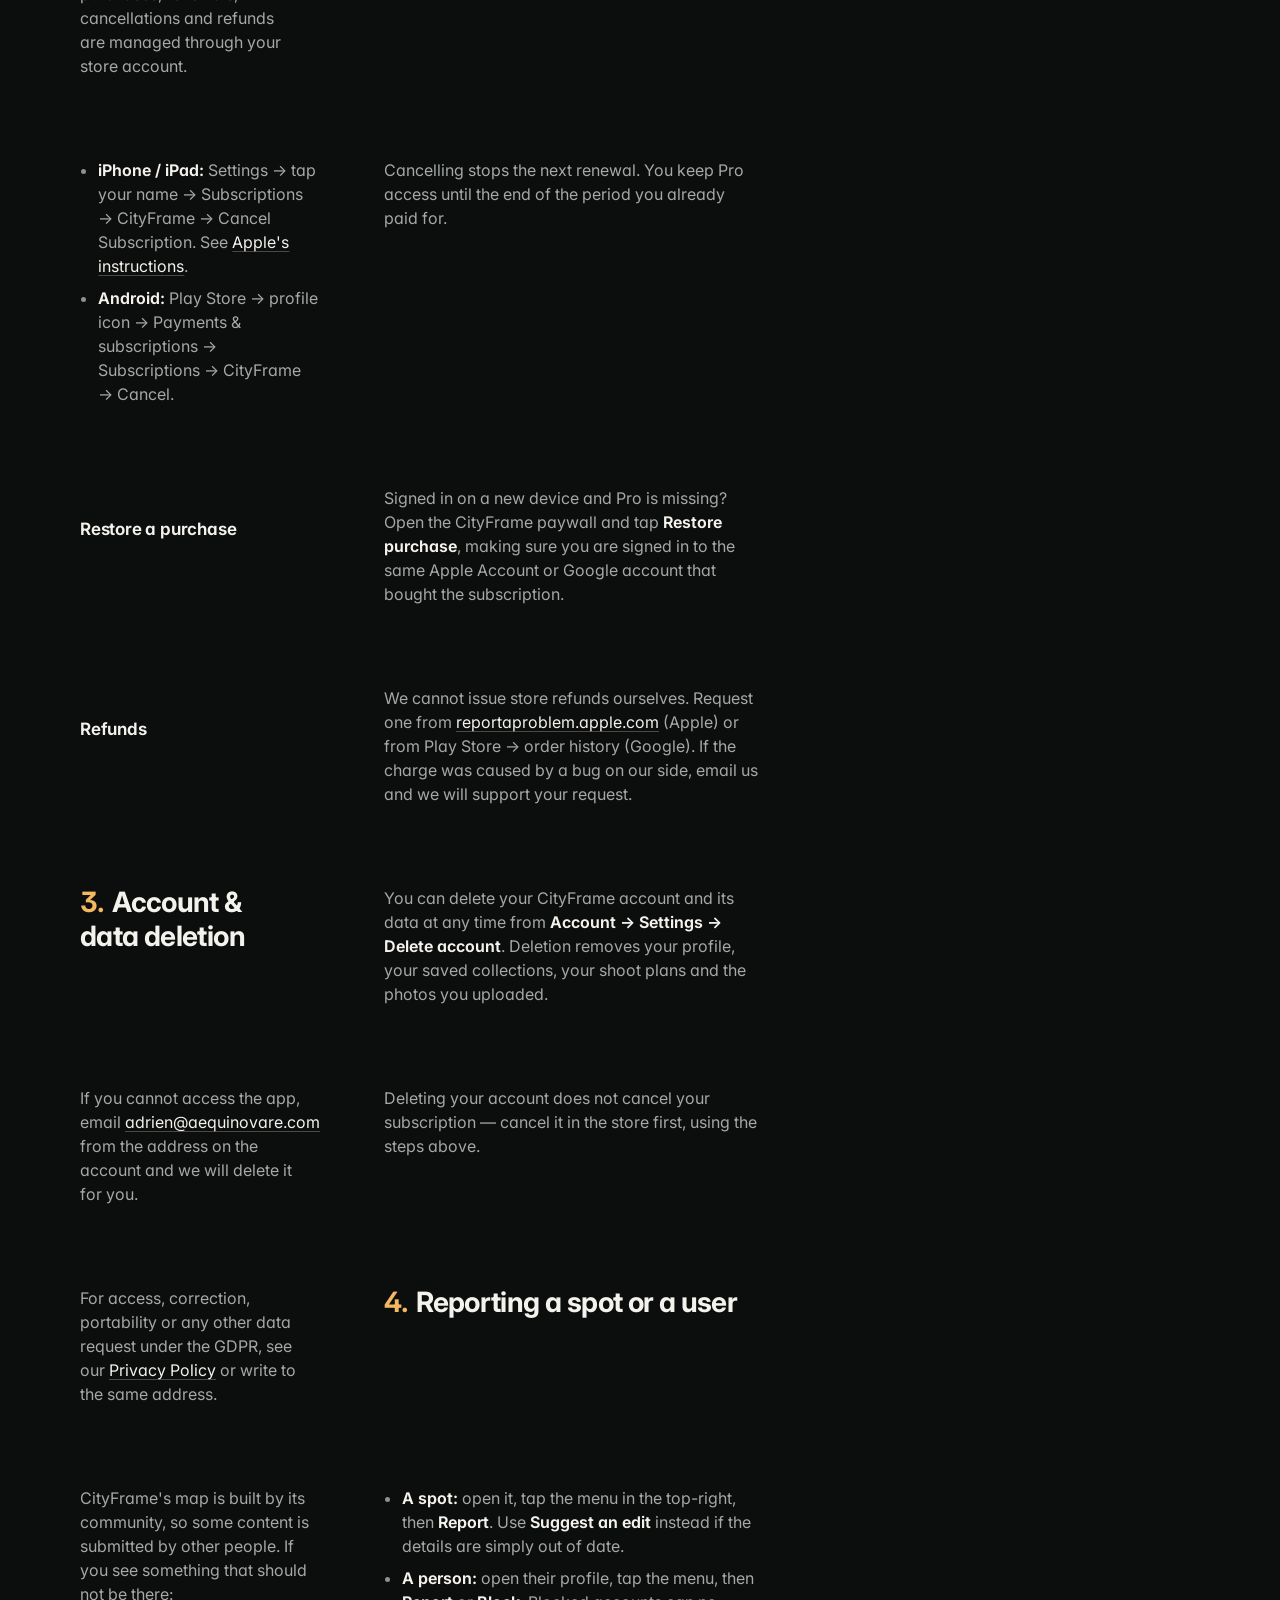
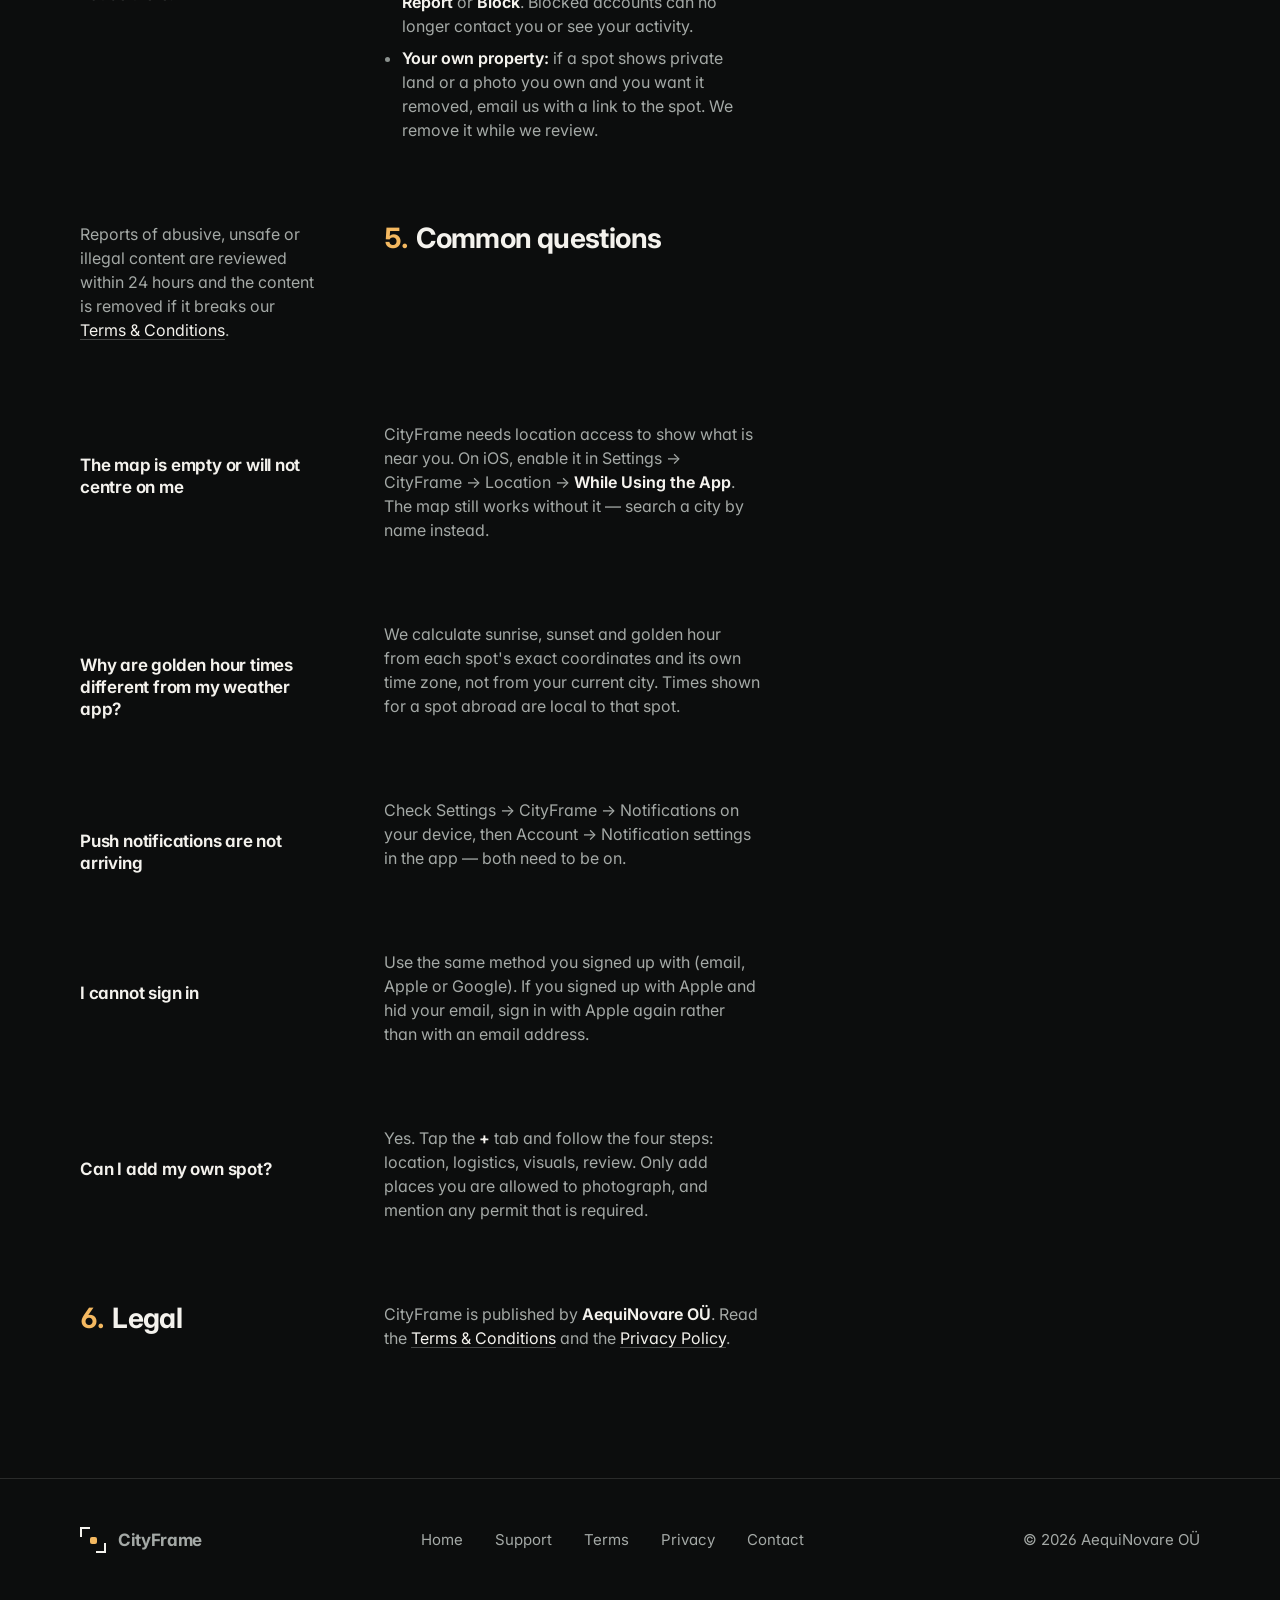
<file: support.html>
<!doctype html>
<html lang="en">
  <head>
    <meta charset="utf-8" />
    <meta name="viewport" content="width=device-width, initial-scale=1" />
    <title>Support — CityFrame</title>
    <meta
      name="description"
      content="Get help with CityFrame: contact support, manage your subscription, delete your account, or report a spot or a user."
    />
    <meta name="theme-color" content="#0c0d0d" />
    <meta name="color-scheme" content="dark" />
    <meta name="robots" content="index, follow" />

    <meta property="og:title" content="Support — CityFrame" />
    <meta
      property="og:description"
      content="Get help with CityFrame: contact support, manage your subscription, delete your account, or report a spot or a user."
    />
    <meta property="og:type" content="website" />
    <meta property="og:url" content="https://cityframe-eight.vercel.app/support" />
    <meta property="og:site_name" content="CityFrame" />

    <link rel="icon" href="assets/favicon.png" />
    <link rel="canonical" href="https://cityframe-eight.vercel.app/support" />

    <link rel="preconnect" href="https://fonts.googleapis.com" />
    <link rel="preconnect" href="https://fonts.gstatic.com" crossorigin />
    <link
      rel="stylesheet"
      href="https://fonts.googleapis.com/css2?family=Inter:wght@400;500;600;700;800&family=Instrument+Serif:ital@0;1&display=swap"
    />
    <link rel="stylesheet" href="legal.css" />
  </head>

  <body>
    <a class="skip-link" href="#main">Skip to content</a>

    <header class="topbar">
      <div class="container topbar-row">
        <a class="brand" href="./" aria-label="CityFrame home">
          <span class="brand-mark" aria-hidden="true">
            <span class="brand-dot"></span>
          </span>
          <span>CityFrame</span>
        </a>

        <a class="back-link" href="./">← Back to CityFrame</a>
      </div>
    </header>

    <main id="main" class="legal">
      <div class="container">
        <div class="legal-head">
          <p class="eyebrow">Help</p>
          <h1>CityFrame <span class="serif">Support</span></h1>
          <p class="lede">
            Something broken, a question about your subscription, or a spot that
            should not be on the map? Write to us and a human answers.
          </p>
          <p class="legal-meta">
            Support is available in English, French and Spanish.
          </p>
        </div>

        <div class="callout">
          <p>
            <strong>Contact us:</strong>
            <a href="mailto:adrien@aequinovare.com">adrien@aequinovare.com</a>
          </p>
          <p>
            We reply within 2 business days. Reports of abusive or illegal
            content are handled within 24 hours.
          </p>
        </div>

        <nav class="toc" aria-label="On this page">
          <p class="eyebrow">On this page</p>
          <ul>
            <li><a href="#contact">Contacting support</a></li>
            <li><a href="#subscription">Subscriptions &amp; billing</a></li>
            <li><a href="#account">Account &amp; data deletion</a></li>
            <li><a href="#report">Reporting a spot or a user</a></li>
            <li><a href="#faq">Common questions</a></li>
            <li><a href="#legal">Legal</a></li>
          </ul>
        </nav>

        <div class="legal-body prose">
          <h2 id="contact">Contacting support</h2>
          <p>
            Email
            <a href="mailto:adrien@aequinovare.com">adrien@aequinovare.com</a> from any device.
            To help us answer faster, include:
          </p>
          <ul>
            <li>The email address on your CityFrame account</li>
            <li>Your device and OS version (for example, iPhone 15, iOS 26.2)</li>
            <li>The app version, shown at the bottom of Account → Settings</li>
            <li>A screenshot, if something looks wrong on screen</li>
          </ul>
          <p>
            You can also reach us from inside the app: open
            <strong>Account → Settings → Contact support</strong>, which
            pre-fills those details for you.
          </p>

          <h2 id="subscription">Subscriptions &amp; billing</h2>
          <p>
            CityFrame is free to use. <strong>CityFrame Pro</strong> is an
            optional auto-renewing subscription that unlocks the full spot
            library, advanced filters, and unlimited shoot plans. It is offered
            as a monthly plan and an annual plan.
          </p>
          <p>
            Subscriptions are billed by Apple or Google, not by us, so purchases,
            renewals, cancellations and refunds are managed through your store
            account.
          </p>
          <h3>Cancel or change your plan</h3>
          <ul>
            <li>
              <strong>iPhone / iPad:</strong> Settings → tap your name →
              Subscriptions → CityFrame → Cancel Subscription. See
              <a
                href="https://support.apple.com/en-us/HT202039"
                rel="noopener"
                target="_blank"
                >Apple's instructions</a
              >.
            </li>
            <li>
              <strong>Android:</strong> Play Store → profile icon → Payments
              &amp; subscriptions → Subscriptions → CityFrame → Cancel.
            </li>
          </ul>
          <p>
            Cancelling stops the next renewal. You keep Pro access until the end
            of the period you already paid for.
          </p>
          <h3>Restore a purchase</h3>
          <p>
            Signed in on a new device and Pro is missing? Open the CityFrame
            paywall and tap <strong>Restore purchase</strong>, making sure you
            are signed in to the same Apple Account or Google account that bought
            the subscription.
          </p>
          <h3>Refunds</h3>
          <p>
            We cannot issue store refunds ourselves. Request one from
            <a
              href="https://reportaproblem.apple.com"
              rel="noopener"
              target="_blank"
              >reportaproblem.apple.com</a
            >
            (Apple) or from Play Store → order history (Google). If the charge
            was caused by a bug on our side, email us and we will support your
            request.
          </p>

          <h2 id="account">Account &amp; data deletion</h2>
          <p>
            You can delete your CityFrame account and its data at any time from
            <strong>Account → Settings → Delete account</strong>. Deletion
            removes your profile, your saved collections, your shoot plans and
            the photos you uploaded.
          </p>
          <p>
            If you cannot access the app, email
            <a href="mailto:adrien@aequinovare.com">adrien@aequinovare.com</a> from the address
            on the account and we will delete it for you.
          </p>
          <p>
            Deleting your account does not cancel your subscription — cancel it
            in the store first, using the steps above.
          </p>
          <p>
            For access, correction, portability or any other data request under
            the GDPR, see our
            <a href="privacy.html">Privacy Policy</a> or write to the same
            address.
          </p>

          <h2 id="report">Reporting a spot or a user</h2>
          <p>
            CityFrame's map is built by its community, so some content is
            submitted by other people. If you see something that should not be
            there:
          </p>
          <ul>
            <li>
              <strong>A spot:</strong> open it, tap the menu in the top-right,
              then <strong>Report</strong>. Use <strong>Suggest an edit</strong>
              instead if the details are simply out of date.
            </li>
            <li>
              <strong>A person:</strong> open their profile, tap the menu, then
              <strong>Report</strong> or <strong>Block</strong>. Blocked accounts
              can no longer contact you or see your activity.
            </li>
            <li>
              <strong>Your own property:</strong> if a spot shows private land or
              a photo you own and you want it removed, email us with a link to
              the spot. We remove it while we review.
            </li>
          </ul>
          <p>
            Reports of abusive, unsafe or illegal content are reviewed within 24
            hours and the content is removed if it breaks our
            <a href="terms.html">Terms &amp; Conditions</a>.
          </p>

          <h2 id="faq">Common questions</h2>
          <h3>The map is empty or will not centre on me</h3>
          <p>
            CityFrame needs location access to show what is near you. On iOS,
            enable it in Settings → CityFrame → Location →
            <strong>While Using the App</strong>. The map still works without it
            — search a city by name instead.
          </p>
          <h3>Why are golden hour times different from my weather app?</h3>
          <p>
            We calculate sunrise, sunset and golden hour from each spot's exact
            coordinates and its own time zone, not from your current city. Times
            shown for a spot abroad are local to that spot.
          </p>
          <h3>Push notifications are not arriving</h3>
          <p>
            Check Settings → CityFrame → Notifications on your device, then
            Account → Notification settings in the app — both need to be on.
          </p>
          <h3>I cannot sign in</h3>
          <p>
            Use the same method you signed up with (email, Apple or Google). If
            you signed up with Apple and hid your email, sign in with Apple
            again rather than with an email address.
          </p>
          <h3>Can I add my own spot?</h3>
          <p>
            Yes. Tap the <strong>+</strong> tab and follow the four steps:
            location, logistics, visuals, review. Only add places you are allowed
            to photograph, and mention any permit that is required.
          </p>

          <h2 id="legal">Legal</h2>
          <p>
            CityFrame is published by <strong>AequiNovare OÜ</strong>. Read the
            <a href="terms.html">Terms &amp; Conditions</a> and the
            <a href="privacy.html">Privacy Policy</a>.
          </p>
        </div>
      </div>
    </main>

    <footer>
      <div class="container footer-row">
        <a class="brand" href="./" aria-label="CityFrame home">
          <span class="brand-mark" aria-hidden="true">
            <span class="brand-dot"></span>
          </span>
          <span>CityFrame</span>
        </a>

        <nav class="footer-links" aria-label="Footer">
          <a href="./">Home</a>
          <a href="support.html" aria-current="page">Support</a>
          <a href="terms.html">Terms</a>
          <a href="privacy.html">Privacy</a>
          <a href="mailto:adrien@aequinovare.com">Contact</a>
        </nav>

        <span>© <span id="year">2026</span> AequiNovare OÜ</span>
      </div>
    </footer>

    <script>
      document.getElementById("year").textContent = new Date().getFullYear();
    </script>
  </body>
</html>
</file>
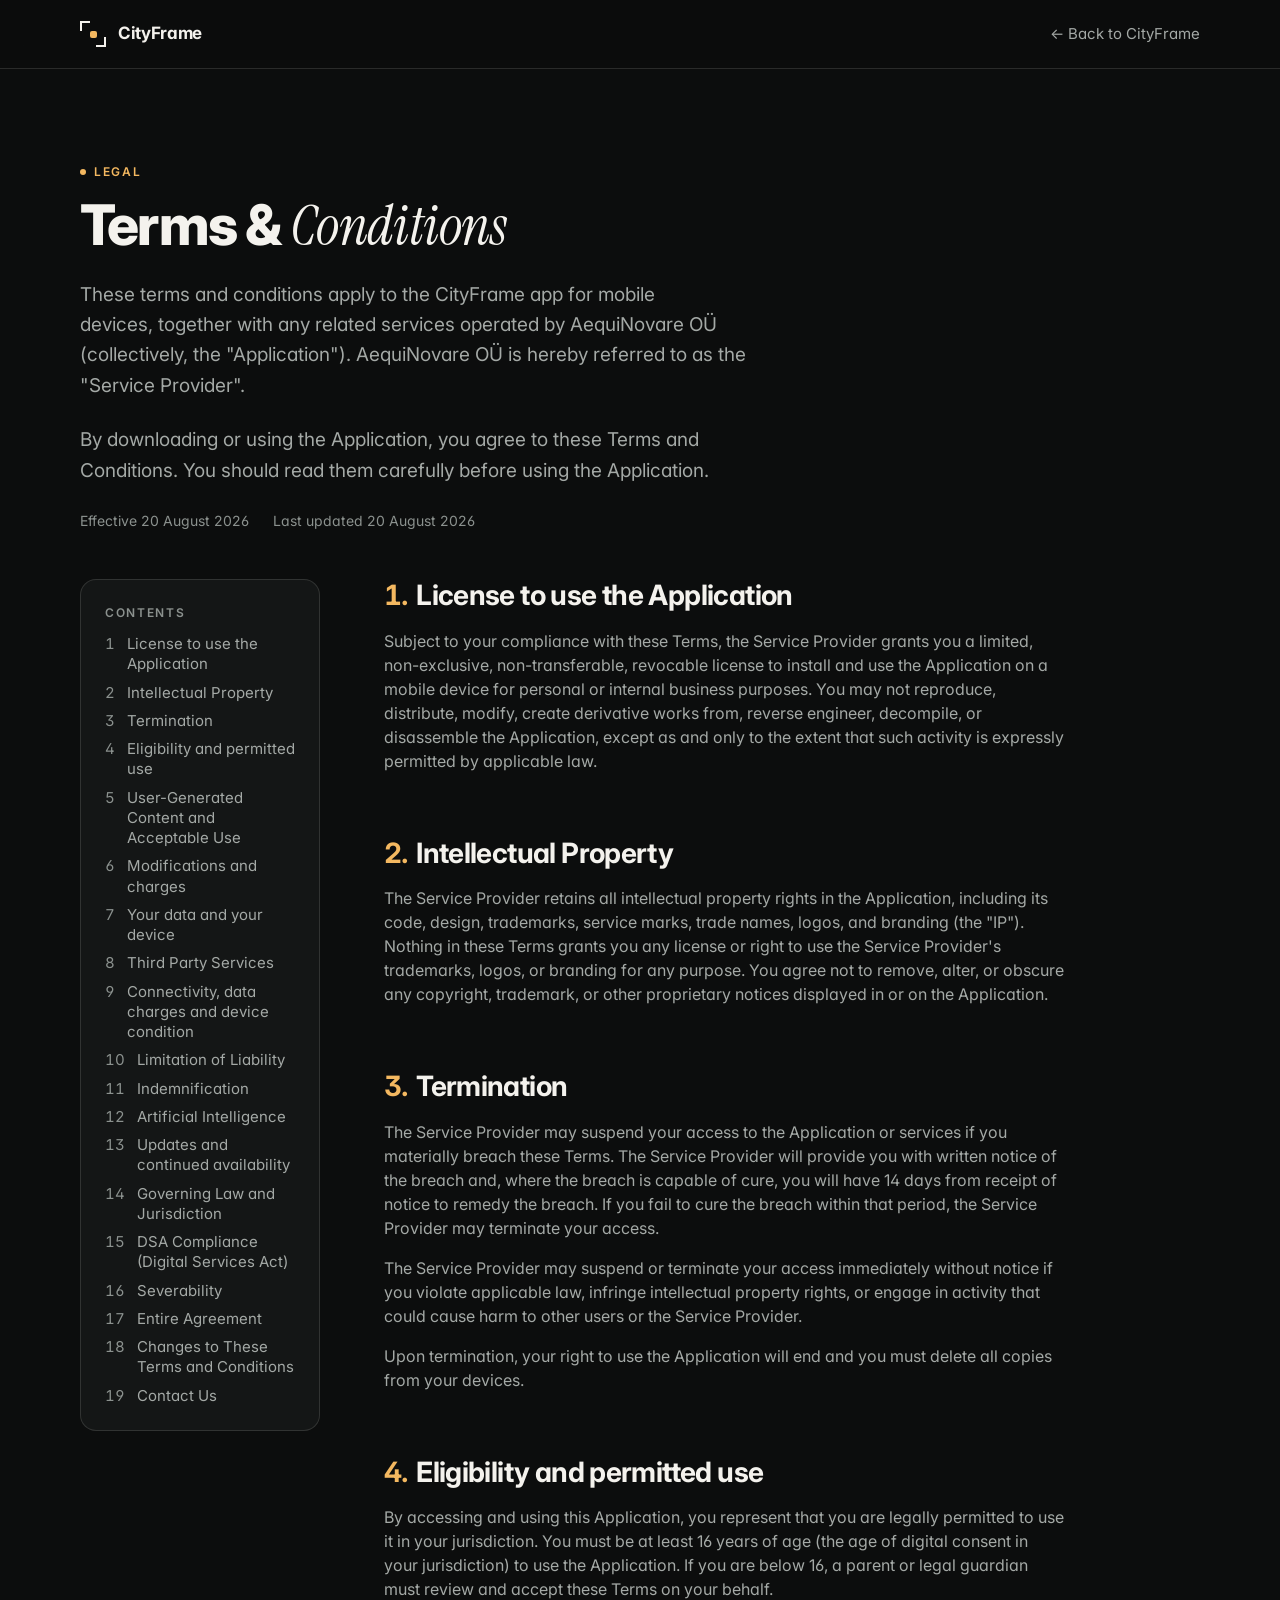
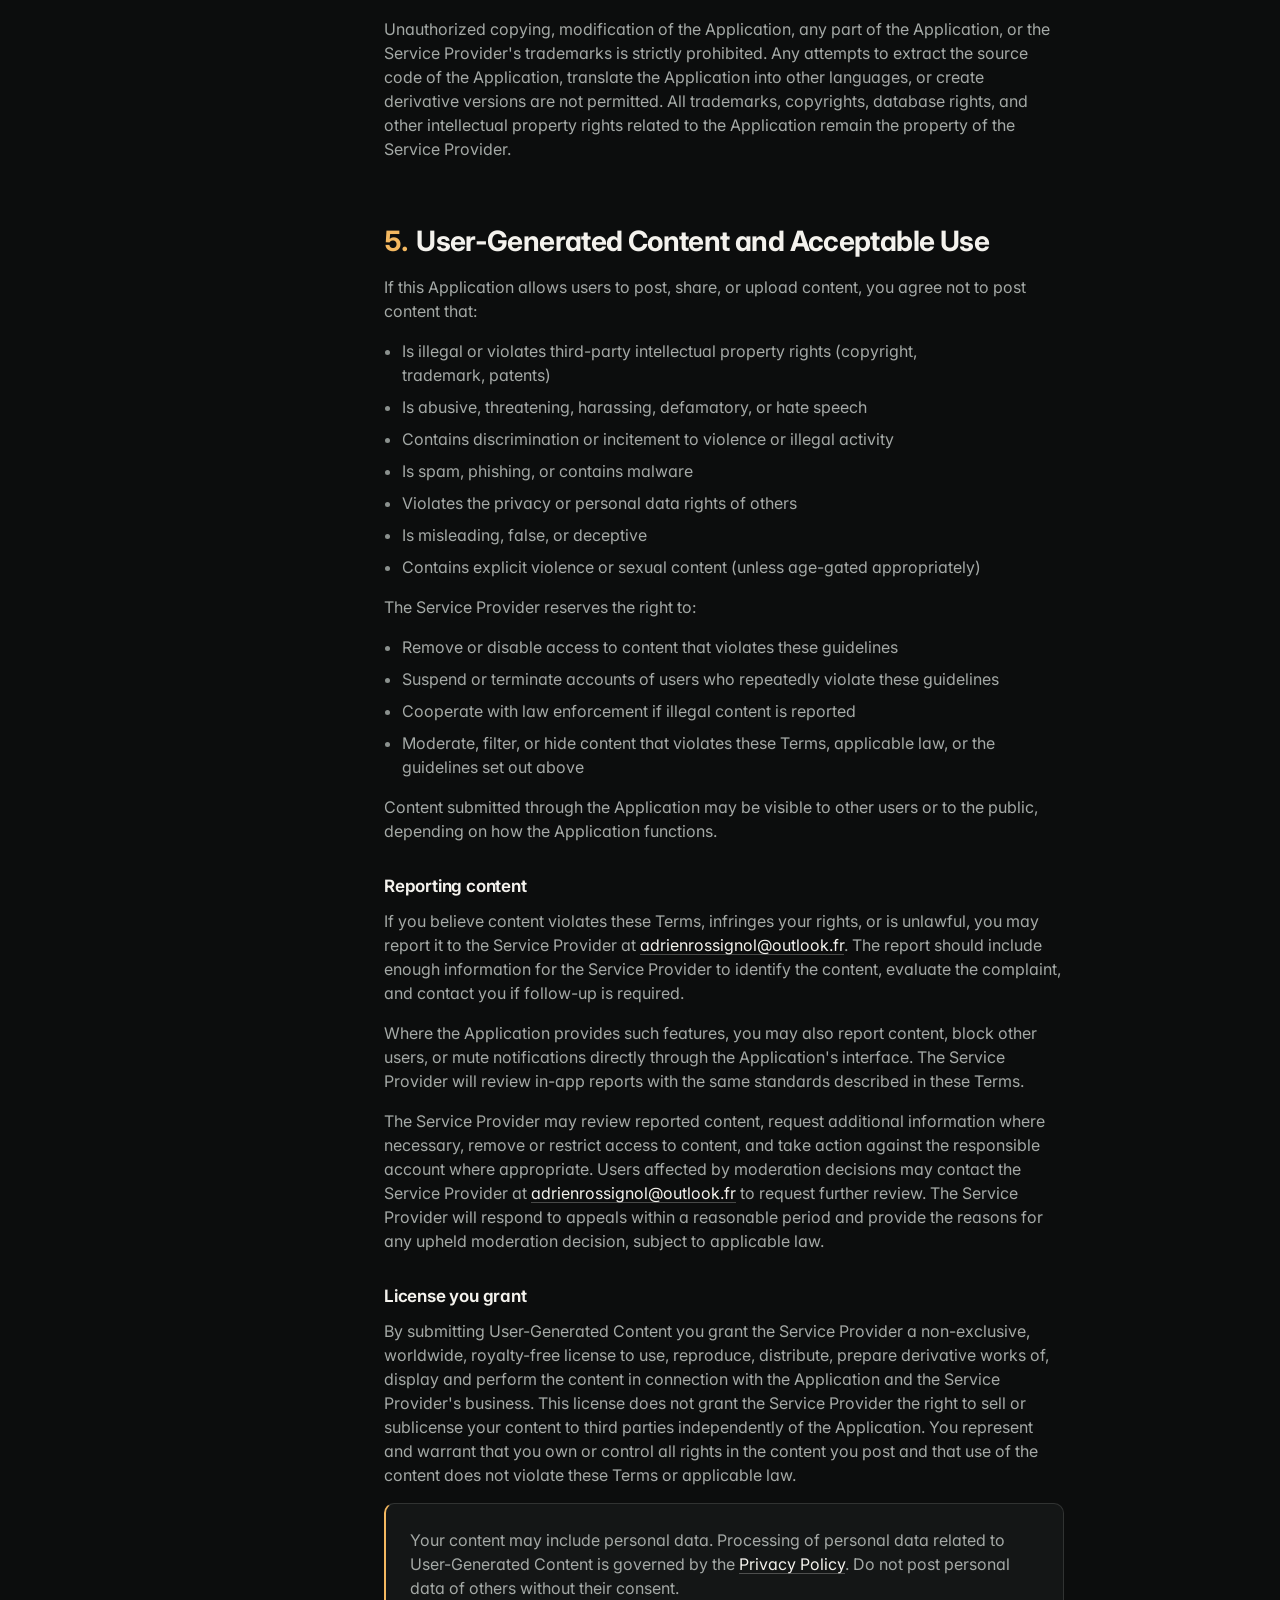
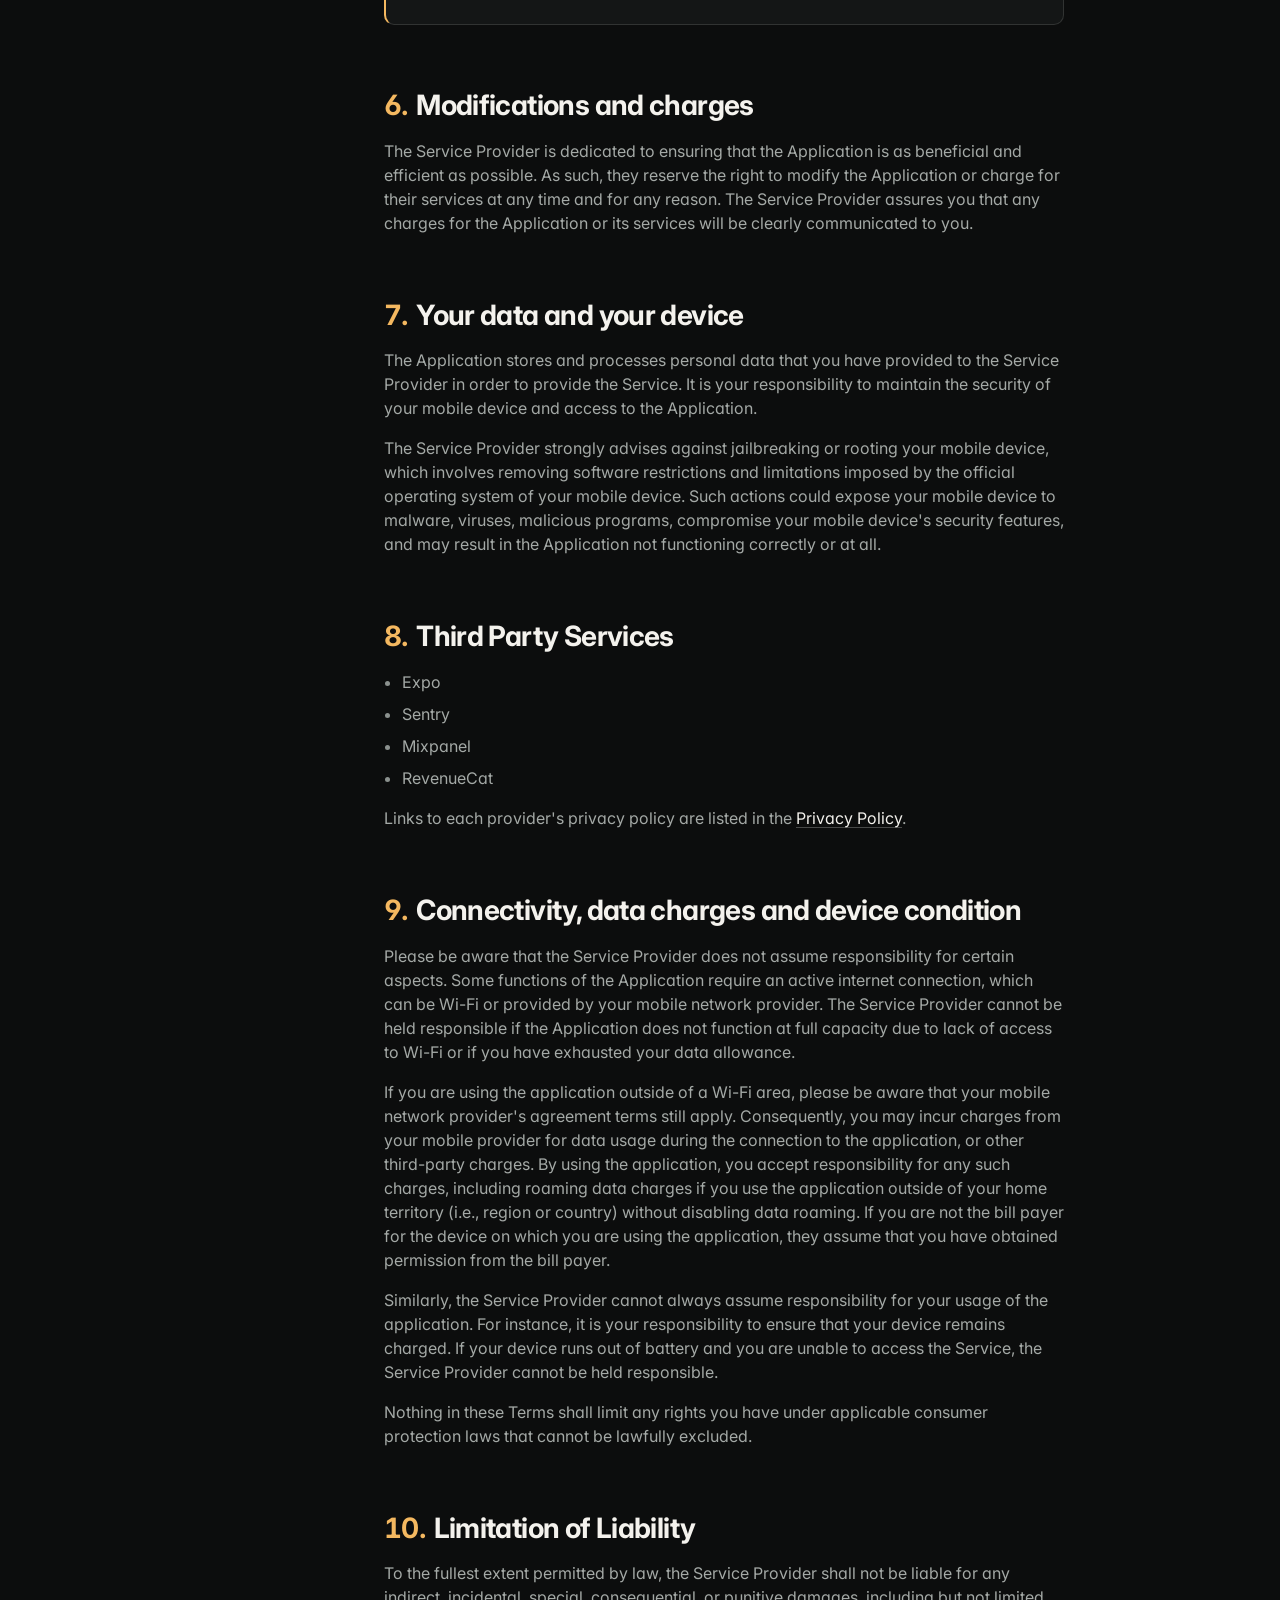
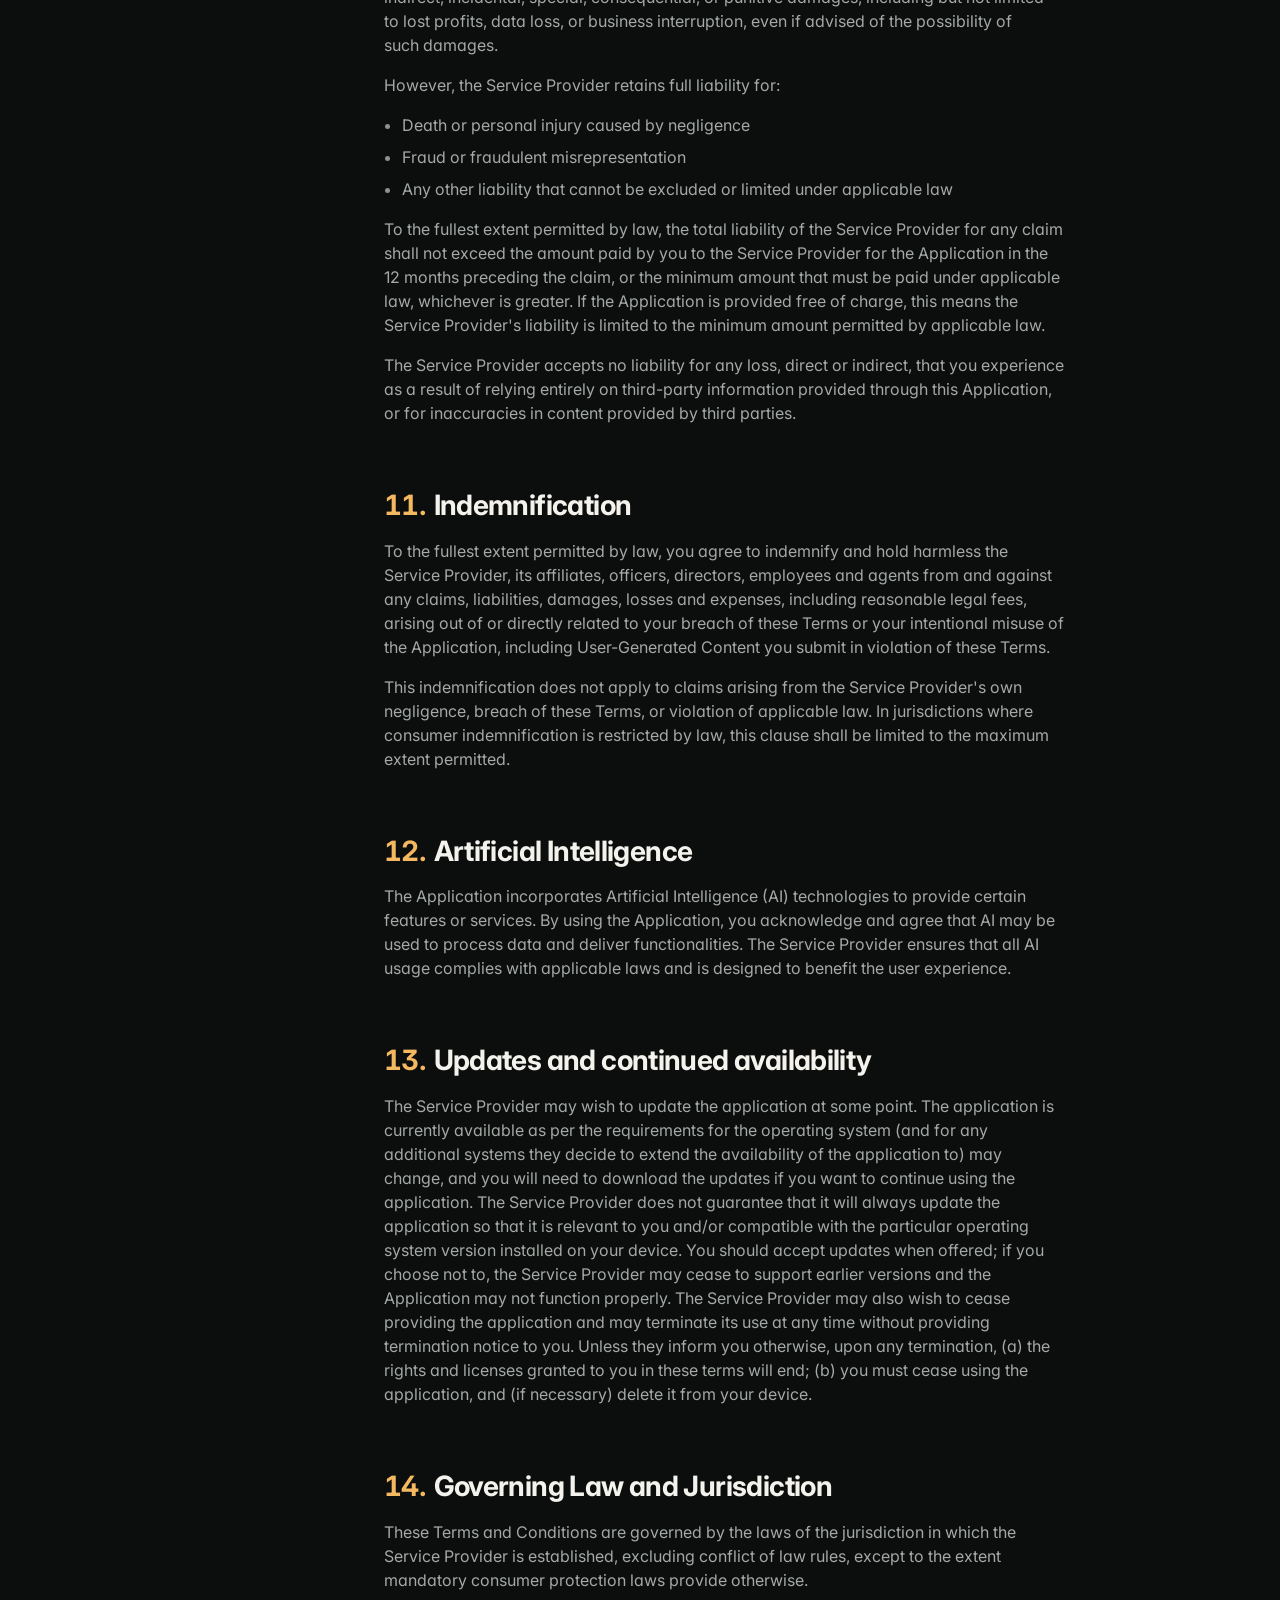
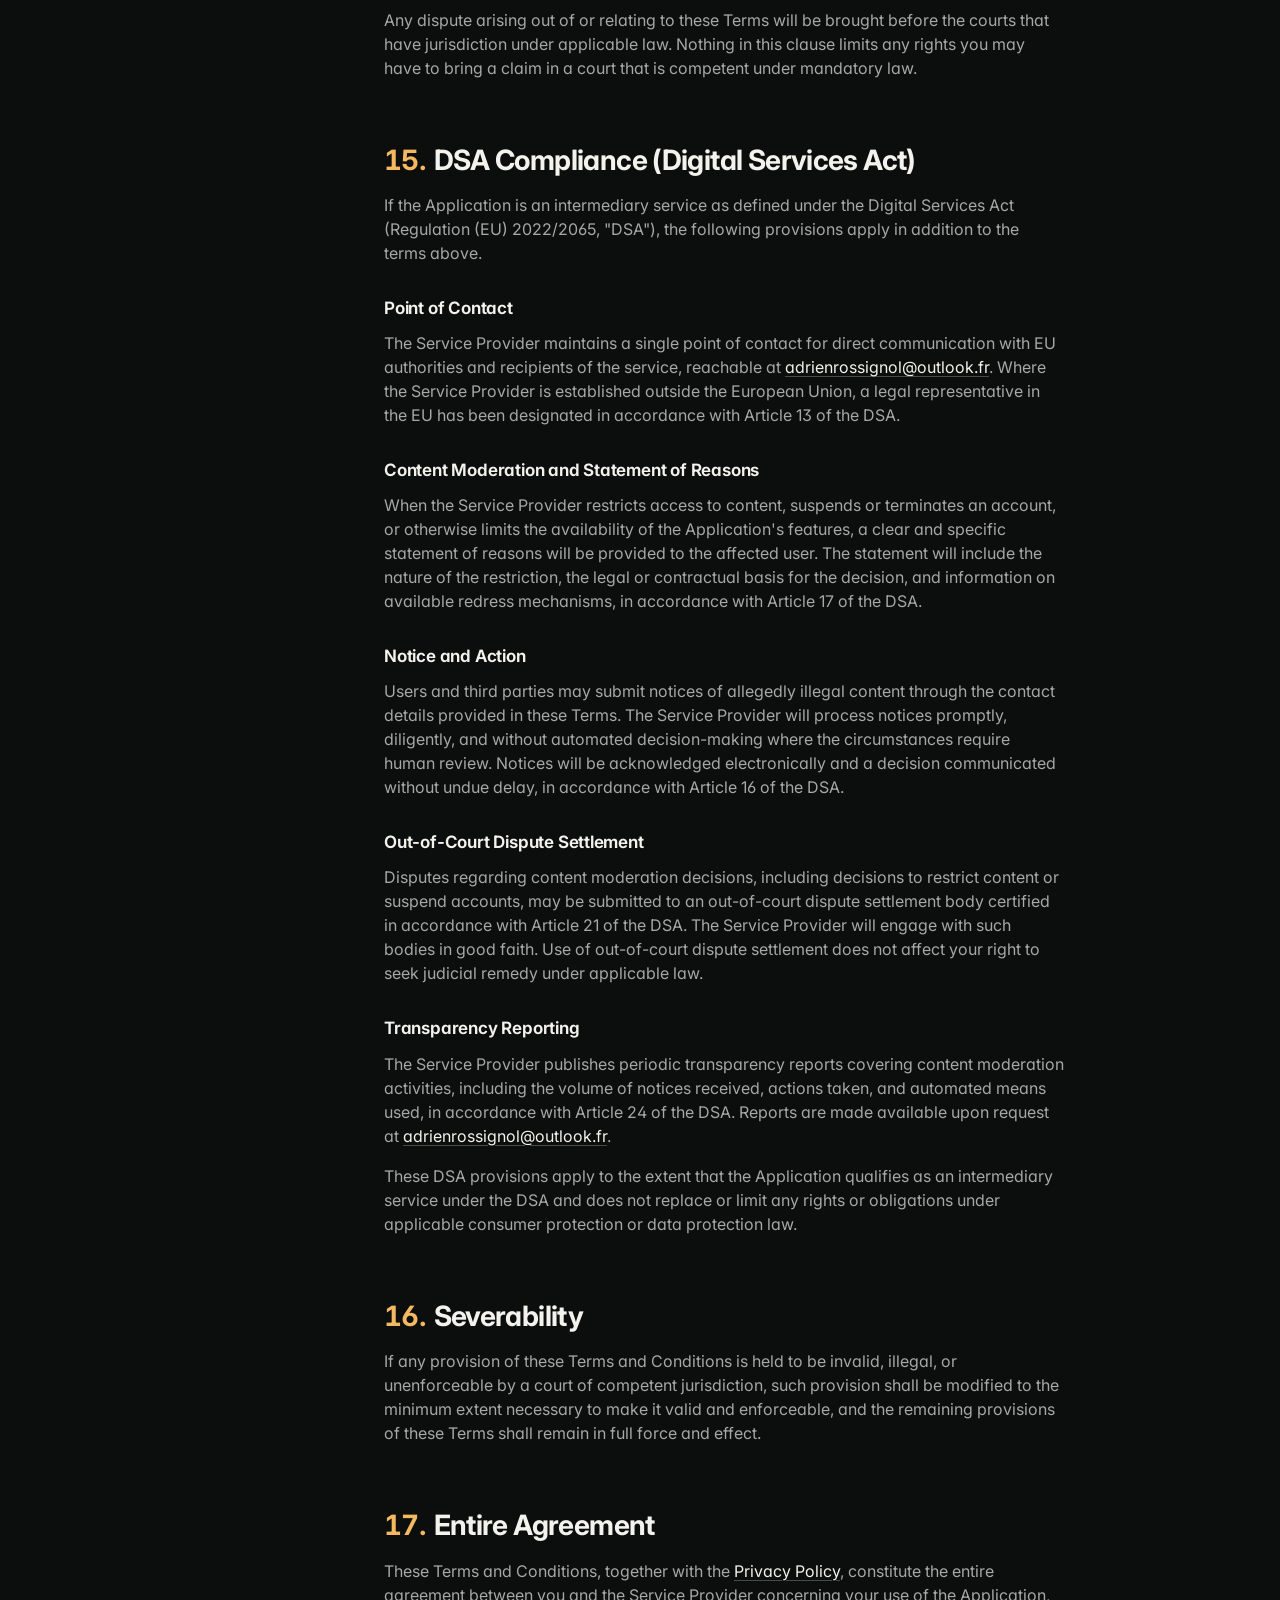
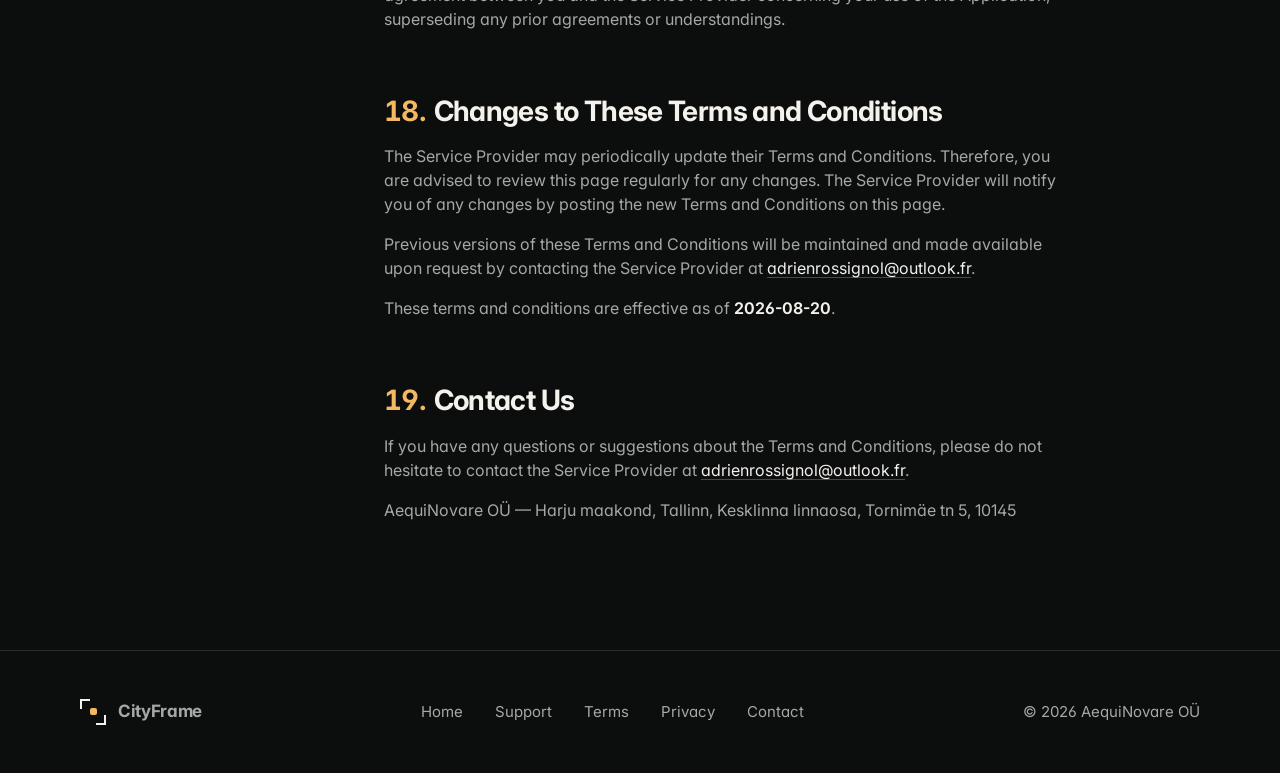
<file: terms.html>
<!doctype html>
<html lang="en">
  <head>
    <meta charset="utf-8" />
    <meta name="viewport" content="width=device-width, initial-scale=1" />
    <title>Terms &amp; Conditions — CityFrame</title>
    <meta
      name="description"
      content="The terms and conditions that apply to the CityFrame app for mobile devices and any related services operated by AequiNovare OÜ."
    />
    <meta name="theme-color" content="#0c0d0d" />
    <meta name="color-scheme" content="dark" />
    <meta name="robots" content="index, follow" />

    <meta property="og:title" content="Terms &amp; Conditions — CityFrame" />
    <meta
      property="og:description"
      content="The terms and conditions that apply to the CityFrame app and any related services operated by AequiNovare OÜ."
    />
    <meta property="og:type" content="website" />
    <meta property="og:url" content="https://cityframe-eight.vercel.app/terms" />
    <meta property="og:site_name" content="CityFrame" />

    <link rel="icon" href="assets/favicon.png" />
    <link rel="canonical" href="https://cityframe-eight.vercel.app/terms" />

    <link rel="preconnect" href="https://fonts.googleapis.com" />
    <link rel="preconnect" href="https://fonts.gstatic.com" crossorigin />
    <link
      rel="stylesheet"
      href="https://fonts.googleapis.com/css2?family=Inter:wght@400;500;600;700;800&family=Instrument+Serif:ital@0;1&display=swap"
    />
    <link rel="stylesheet" href="legal.css" />
  </head>

  <body>
    <a class="skip-link" href="#main">Skip to content</a>

    <header class="topbar">
      <div class="container topbar-row">
        <a class="brand" href="./" aria-label="CityFrame home">
          <span class="brand-mark" aria-hidden="true">
            <span class="brand-dot"></span>
          </span>
          <span>CityFrame</span>
        </a>

        <a class="back-link" href="./">← Back to CityFrame</a>
      </div>
    </header>

    <main id="main" class="legal">
      <div class="container">
        <div class="legal-head">
          <p class="eyebrow">Legal</p>
          <h1>Terms &amp; <span class="serif">Conditions</span></h1>
          <p class="lede">
            These terms and conditions apply to the CityFrame app for mobile
            devices, together with any related services operated by AequiNovare
            OÜ (collectively, the "Application"). AequiNovare OÜ is hereby
            referred to as the "Service Provider".
          </p>
          <p class="lede">
            By downloading or using the Application, you agree to these Terms
            and Conditions. You should read them carefully before using the
            Application.
          </p>
          <p class="legal-meta">
            <span>Effective 20 August 2026</span>
            <span>Last updated 20 August 2026</span>
          </p>
        </div>

        <div class="legal-body">
          <nav class="toc" aria-label="Sections of these terms">
            <h2>Contents</h2>
            <ol>
              <li><a href="#license">License to use the Application</a></li>
              <li><a href="#ip">Intellectual Property</a></li>
              <li><a href="#termination">Termination</a></li>
              <li><a href="#eligibility">Eligibility and permitted use</a></li>
              <li><a href="#ugc">User-Generated Content and Acceptable Use</a></li>
              <li><a href="#modifications">Modifications and charges</a></li>
              <li><a href="#device">Your data and your device</a></li>
              <li><a href="#third-party">Third Party Services</a></li>
              <li><a href="#connectivity">Connectivity, data charges and device condition</a></li>
              <li><a href="#liability">Limitation of Liability</a></li>
              <li><a href="#indemnification">Indemnification</a></li>
              <li><a href="#ai">Artificial Intelligence</a></li>
              <li><a href="#updates">Updates and continued availability</a></li>
              <li><a href="#law">Governing Law and Jurisdiction</a></li>
              <li><a href="#dsa">DSA Compliance (Digital Services Act)</a></li>
              <li><a href="#severability">Severability</a></li>
              <li><a href="#entire">Entire Agreement</a></li>
              <li><a href="#changes">Changes to These Terms and Conditions</a></li>
              <li><a href="#contact">Contact Us</a></li>
            </ol>
          </nav>

          <div class="prose">
            <section id="license">
              <h2>License to use the Application</h2>
              <p>
                Subject to your compliance with these Terms, the Service
                Provider grants you a limited, non-exclusive, non-transferable,
                revocable license to install and use the Application on a mobile
                device for personal or internal business purposes. You may not
                reproduce, distribute, modify, create derivative works from,
                reverse engineer, decompile, or disassemble the Application,
                except as and only to the extent that such activity is expressly
                permitted by applicable law.
              </p>
            </section>

            <section id="ip">
              <h2>Intellectual Property</h2>
              <p>
                The Service Provider retains all intellectual property rights in
                the Application, including its code, design, trademarks, service
                marks, trade names, logos, and branding (the "IP"). Nothing in
                these Terms grants you any license or right to use the Service
                Provider's trademarks, logos, or branding for any purpose. You
                agree not to remove, alter, or obscure any copyright, trademark,
                or other proprietary notices displayed in or on the Application.
              </p>
            </section>

            <section id="termination">
              <h2>Termination</h2>
              <p>
                The Service Provider may suspend your access to the Application
                or services if you materially breach these Terms. The Service
                Provider will provide you with written notice of the breach and,
                where the breach is capable of cure, you will have 14 days from
                receipt of notice to remedy the breach. If you fail to cure the
                breach within that period, the Service Provider may terminate
                your access.
              </p>
              <p>
                The Service Provider may suspend or terminate your access
                immediately without notice if you violate applicable law,
                infringe intellectual property rights, or engage in activity
                that could cause harm to other users or the Service Provider.
              </p>
              <p>
                Upon termination, your right to use the Application will end and
                you must delete all copies from your devices.
              </p>
            </section>

            <section id="eligibility">
              <h2>Eligibility and permitted use</h2>
              <p>
                By accessing and using this Application, you represent that you
                are legally permitted to use it in your jurisdiction. You must
                be at least 16 years of age (the age of digital consent in your
                jurisdiction) to use the Application. If you are below 16, a
                parent or legal guardian must review and accept these Terms on
                your behalf.
              </p>
              <p>
                Unauthorized copying, modification of the Application, any part
                of the Application, or the Service Provider's trademarks is
                strictly prohibited. Any attempts to extract the source code of
                the Application, translate the Application into other languages,
                or create derivative versions are not permitted. All trademarks,
                copyrights, database rights, and other intellectual property
                rights related to the Application remain the property of the
                Service Provider.
              </p>
            </section>

            <section id="ugc">
              <h2>User-Generated Content and Acceptable Use</h2>
              <p>
                If this Application allows users to post, share, or upload
                content, you agree not to post content that:
              </p>
              <ul>
                <li>
                  Is illegal or violates third-party intellectual property
                  rights (copyright, trademark, patents)
                </li>
                <li>
                  Is abusive, threatening, harassing, defamatory, or hate speech
                </li>
                <li>
                  Contains discrimination or incitement to violence or illegal
                  activity
                </li>
                <li>Is spam, phishing, or contains malware</li>
                <li>
                  Violates the privacy or personal data rights of others
                </li>
                <li>Is misleading, false, or deceptive</li>
                <li>
                  Contains explicit violence or sexual content (unless age-gated
                  appropriately)
                </li>
              </ul>

              <p>The Service Provider reserves the right to:</p>
              <ul>
                <li>
                  Remove or disable access to content that violates these
                  guidelines
                </li>
                <li>
                  Suspend or terminate accounts of users who repeatedly violate
                  these guidelines
                </li>
                <li>
                  Cooperate with law enforcement if illegal content is reported
                </li>
                <li>
                  Moderate, filter, or hide content that violates these Terms,
                  applicable law, or the guidelines set out above
                </li>
              </ul>

              <p>
                Content submitted through the Application may be visible to
                other users or to the public, depending on how the Application
                functions.
              </p>

              <h3>Reporting content</h3>
              <p>
                If you believe content violates these Terms, infringes your
                rights, or is unlawful, you may report it to the Service
                Provider at
                <a href="mailto:adrienrossignol@outlook.fr"
                  >adrienrossignol@outlook.fr</a
                >. The report should include enough information for the Service
                Provider to identify the content, evaluate the complaint, and
                contact you if follow-up is required.
              </p>
              <p>
                Where the Application provides such features, you may also
                report content, block other users, or mute notifications
                directly through the Application's interface. The Service
                Provider will review in-app reports with the same standards
                described in these Terms.
              </p>
              <p>
                The Service Provider may review reported content, request
                additional information where necessary, remove or restrict
                access to content, and take action against the responsible
                account where appropriate. Users affected by moderation
                decisions may contact the Service Provider at
                <a href="mailto:adrienrossignol@outlook.fr"
                  >adrienrossignol@outlook.fr</a
                >
                to request further review. The Service Provider will respond to
                appeals within a reasonable period and provide the reasons for
                any upheld moderation decision, subject to applicable law.
              </p>

              <h3>License you grant</h3>
              <p>
                By submitting User-Generated Content you grant the Service
                Provider a non-exclusive, worldwide, royalty-free license to
                use, reproduce, distribute, prepare derivative works of, display
                and perform the content in connection with the Application and
                the Service Provider's business. This license does not grant the
                Service Provider the right to sell or sublicense your content to
                third parties independently of the Application. You represent
                and warrant that you own or control all rights in the content
                you post and that use of the content does not violate these
                Terms or applicable law.
              </p>
              <div class="callout">
                <p>
                  Your content may include personal data. Processing of personal
                  data related to User-Generated Content is governed by the
                  <a href="privacy.html">Privacy Policy</a>. Do not post
                  personal data of others without their consent.
                </p>
              </div>
            </section>

            <section id="modifications">
              <h2>Modifications and charges</h2>
              <p>
                The Service Provider is dedicated to ensuring that the
                Application is as beneficial and efficient as possible. As such,
                they reserve the right to modify the Application or charge for
                their services at any time and for any reason. The Service
                Provider assures you that any charges for the Application or its
                services will be clearly communicated to you.
              </p>
            </section>

            <section id="device">
              <h2>Your data and your device</h2>
              <p>
                The Application stores and processes personal data that you have
                provided to the Service Provider in order to provide the
                Service. It is your responsibility to maintain the security of
                your mobile device and access to the Application.
              </p>
              <p>
                The Service Provider strongly advises against jailbreaking or
                rooting your mobile device, which involves removing software
                restrictions and limitations imposed by the official operating
                system of your mobile device. Such actions could expose your
                mobile device to malware, viruses, malicious programs,
                compromise your mobile device's security features, and may
                result in the Application not functioning correctly or at all.
              </p>
            </section>

            <section id="third-party">
              <h2>Third Party Services</h2>
              <ul>
                <li>Expo</li>
                <li>Sentry</li>
                <li>Mixpanel</li>
                <li>RevenueCat</li>
              </ul>
              <p>
                Links to each provider's privacy policy are listed in the
                <a href="privacy.html#transfers">Privacy Policy</a>.
              </p>
            </section>

            <section id="connectivity">
              <h2>Connectivity, data charges and device condition</h2>
              <p>
                Please be aware that the Service Provider does not assume
                responsibility for certain aspects. Some functions of the
                Application require an active internet connection, which can be
                Wi-Fi or provided by your mobile network provider. The Service
                Provider cannot be held responsible if the Application does not
                function at full capacity due to lack of access to Wi-Fi or if
                you have exhausted your data allowance.
              </p>
              <p>
                If you are using the application outside of a Wi-Fi area, please
                be aware that your mobile network provider's agreement terms
                still apply. Consequently, you may incur charges from your
                mobile provider for data usage during the connection to the
                application, or other third-party charges. By using the
                application, you accept responsibility for any such charges,
                including roaming data charges if you use the application
                outside of your home territory (i.e., region or country) without
                disabling data roaming. If you are not the bill payer for the
                device on which you are using the application, they assume that
                you have obtained permission from the bill payer.
              </p>
              <p>
                Similarly, the Service Provider cannot always assume
                responsibility for your usage of the application. For instance,
                it is your responsibility to ensure that your device remains
                charged. If your device runs out of battery and you are unable
                to access the Service, the Service Provider cannot be held
                responsible.
              </p>
              <p>
                Nothing in these Terms shall limit any rights you have under
                applicable consumer protection laws that cannot be lawfully
                excluded.
              </p>
            </section>

            <section id="liability">
              <h2>Limitation of Liability</h2>
              <p>
                To the fullest extent permitted by law, the Service Provider
                shall not be liable for any indirect, incidental, special,
                consequential, or punitive damages, including but not limited to
                lost profits, data loss, or business interruption, even if
                advised of the possibility of such damages.
              </p>
              <p>
                However, the Service Provider retains full liability for:
              </p>
              <ul>
                <li>Death or personal injury caused by negligence</li>
                <li>Fraud or fraudulent misrepresentation</li>
                <li>
                  Any other liability that cannot be excluded or limited under
                  applicable law
                </li>
              </ul>
              <p>
                To the fullest extent permitted by law, the total liability of
                the Service Provider for any claim shall not exceed the amount
                paid by you to the Service Provider for the Application in the
                12 months preceding the claim, or the minimum amount that must
                be paid under applicable law, whichever is greater. If the
                Application is provided free of charge, this means the Service
                Provider's liability is limited to the minimum amount permitted
                by applicable law.
              </p>
              <p>
                The Service Provider accepts no liability for any loss, direct
                or indirect, that you experience as a result of relying entirely
                on third-party information provided through this Application, or
                for inaccuracies in content provided by third parties.
              </p>
            </section>

            <section id="indemnification">
              <h2>Indemnification</h2>
              <p>
                To the fullest extent permitted by law, you agree to indemnify
                and hold harmless the Service Provider, its affiliates,
                officers, directors, employees and agents from and against any
                claims, liabilities, damages, losses and expenses, including
                reasonable legal fees, arising out of or directly related to
                your breach of these Terms or your intentional misuse of the
                Application, including User-Generated Content you submit in
                violation of these Terms.
              </p>
              <p>
                This indemnification does not apply to claims arising from the
                Service Provider's own negligence, breach of these Terms, or
                violation of applicable law. In jurisdictions where consumer
                indemnification is restricted by law, this clause shall be
                limited to the maximum extent permitted.
              </p>
            </section>

            <section id="ai">
              <h2>Artificial Intelligence</h2>
              <p>
                The Application incorporates Artificial Intelligence (AI)
                technologies to provide certain features or services. By using
                the Application, you acknowledge and agree that AI may be used
                to process data and deliver functionalities. The Service
                Provider ensures that all AI usage complies with applicable laws
                and is designed to benefit the user experience.
              </p>
            </section>

            <section id="updates">
              <h2>Updates and continued availability</h2>
              <p>
                The Service Provider may wish to update the application at some
                point. The application is currently available as per the
                requirements for the operating system (and for any additional
                systems they decide to extend the availability of the
                application to) may change, and you will need to download the
                updates if you want to continue using the application. The
                Service Provider does not guarantee that it will always update
                the application so that it is relevant to you and/or compatible
                with the particular operating system version installed on your
                device. You should accept updates when offered; if you choose
                not to, the Service Provider may cease to support earlier
                versions and the Application may not function properly. The
                Service Provider may also wish to cease providing the
                application and may terminate its use at any time without
                providing termination notice to you. Unless they inform you
                otherwise, upon any termination, (a) the rights and licenses
                granted to you in these terms will end; (b) you must cease using
                the application, and (if necessary) delete it from your device.
              </p>
            </section>

            <section id="law">
              <h2>Governing Law and Jurisdiction</h2>
              <p>
                These Terms and Conditions are governed by the laws of the
                jurisdiction in which the Service Provider is established,
                excluding conflict of law rules, except to the extent mandatory
                consumer protection laws provide otherwise.
              </p>
              <p>
                Any dispute arising out of or relating to these Terms will be
                brought before the courts that have jurisdiction under
                applicable law. Nothing in this clause limits any rights you may
                have to bring a claim in a court that is competent under
                mandatory law.
              </p>
            </section>

            <section id="dsa">
              <h2>DSA Compliance (Digital Services Act)</h2>
              <p>
                If the Application is an intermediary service as defined under
                the Digital Services Act (Regulation (EU) 2022/2065, "DSA"), the
                following provisions apply in addition to the terms above.
              </p>

              <h3>Point of Contact</h3>
              <p>
                The Service Provider maintains a single point of contact for
                direct communication with EU authorities and recipients of the
                service, reachable at
                <a href="mailto:adrienrossignol@outlook.fr"
                  >adrienrossignol@outlook.fr</a
                >. Where the Service Provider is established outside the
                European Union, a legal representative in the EU has been
                designated in accordance with Article 13 of the DSA.
              </p>

              <h3>Content Moderation and Statement of Reasons</h3>
              <p>
                When the Service Provider restricts access to content, suspends
                or terminates an account, or otherwise limits the availability
                of the Application's features, a clear and specific statement of
                reasons will be provided to the affected user. The statement
                will include the nature of the restriction, the legal or
                contractual basis for the decision, and information on available
                redress mechanisms, in accordance with Article 17 of the DSA.
              </p>

              <h3>Notice and Action</h3>
              <p>
                Users and third parties may submit notices of allegedly illegal
                content through the contact details provided in these Terms. The
                Service Provider will process notices promptly, diligently, and
                without automated decision-making where the circumstances
                require human review. Notices will be acknowledged
                electronically and a decision communicated without undue delay,
                in accordance with Article 16 of the DSA.
              </p>

              <h3>Out-of-Court Dispute Settlement</h3>
              <p>
                Disputes regarding content moderation decisions, including
                decisions to restrict content or suspend accounts, may be
                submitted to an out-of-court dispute settlement body certified
                in accordance with Article 21 of the DSA. The Service Provider
                will engage with such bodies in good faith. Use of out-of-court
                dispute settlement does not affect your right to seek judicial
                remedy under applicable law.
              </p>

              <h3>Transparency Reporting</h3>
              <p>
                The Service Provider publishes periodic transparency reports
                covering content moderation activities, including the volume of
                notices received, actions taken, and automated means used, in
                accordance with Article 24 of the DSA. Reports are made
                available upon request at
                <a href="mailto:adrienrossignol@outlook.fr"
                  >adrienrossignol@outlook.fr</a
                >.
              </p>

              <p>
                These DSA provisions apply to the extent that the Application
                qualifies as an intermediary service under the DSA and does not
                replace or limit any rights or obligations under applicable
                consumer protection or data protection law.
              </p>
            </section>

            <section id="severability">
              <h2>Severability</h2>
              <p>
                If any provision of these Terms and Conditions is held to be
                invalid, illegal, or unenforceable by a court of competent
                jurisdiction, such provision shall be modified to the minimum
                extent necessary to make it valid and enforceable, and the
                remaining provisions of these Terms shall remain in full force
                and effect.
              </p>
            </section>

            <section id="entire">
              <h2>Entire Agreement</h2>
              <p>
                These Terms and Conditions, together with the
                <a href="privacy.html">Privacy Policy</a>, constitute the entire
                agreement between you and the Service Provider concerning your
                use of the Application, superseding any prior agreements or
                understandings.
              </p>
            </section>

            <section id="changes">
              <h2>Changes to These Terms and Conditions</h2>
              <p>
                The Service Provider may periodically update their Terms and
                Conditions. Therefore, you are advised to review this page
                regularly for any changes. The Service Provider will notify you
                of any changes by posting the new Terms and Conditions on this
                page.
              </p>
              <p>
                Previous versions of these Terms and Conditions will be
                maintained and made available upon request by contacting the
                Service Provider at
                <a href="mailto:adrienrossignol@outlook.fr"
                  >adrienrossignol@outlook.fr</a
                >.
              </p>
              <p>
                These terms and conditions are effective as of
                <strong>2026-08-20</strong>.
              </p>
            </section>

            <section id="contact">
              <h2>Contact Us</h2>
              <p>
                If you have any questions or suggestions about the Terms and
                Conditions, please do not hesitate to contact the Service
                Provider at
                <a href="mailto:adrienrossignol@outlook.fr"
                  >adrienrossignol@outlook.fr</a
                >.
              </p>
              <p>
                AequiNovare OÜ — Harju maakond, Tallinn, Kesklinna linnaosa,
                Tornimäe tn 5, 10145
              </p>
            </section>
          </div>
        </div>
      </div>
    </main>

    <footer>
      <div class="container footer-row">
        <a class="brand" href="./" aria-label="CityFrame home">
          <span class="brand-mark" aria-hidden="true">
            <span class="brand-dot"></span>
          </span>
          <span>CityFrame</span>
        </a>

        <nav class="footer-links" aria-label="Footer">
          <a href="./">Home</a>
          <a href="support.html">Support</a>
          <a href="terms.html" aria-current="page">Terms</a>
          <a href="privacy.html">Privacy</a>
          <a href="mailto:adrien@aequinovare.com">Contact</a>
        </nav>

        <span>© <span id="year">2026</span> AequiNovare OÜ</span>
      </div>
    </footer>

    <script>
      document.getElementById("year").textContent = new Date().getFullYear();
    </script>
  </body>
</html>
</file>
<file: legal.css>
/* ============================================================
   CityFrame — legal pages (terms.html, privacy.html)
   Token set and brand device mirror index.html.
   Verified contrast vs --bg #0C0D0D: fg 17.4:1 · muted 8.2:1
   faint 6.1:1 · amber 11.0:1. All text clears WCAG AA.
   ============================================================ */
:root {
  --bg: #0c0d0d;
  --bg-raise: #141616;
  --bg-raise-2: #1b1e1d;
  --fg: #f4f2ed;
  --muted: #a4a9a6;
  --faint: #8b918e;
  --line: rgba(244, 242, 237, 0.13);
  --line-strong: rgba(244, 242, 237, 0.26);
  --amber: #f4b860;
  --coral: #f07a62;
  --teal: #5cbfb3;
  --ink: #0c0d0d;

  --s-1: 4px;
  --s-2: 8px;
  --s-3: 12px;
  --s-4: 16px;
  --s-5: 24px;
  --s-6: 32px;
  --s-7: 48px;
  --s-8: 64px;

  --radius: 10px;
  --radius-lg: 16px;
  --gutter: clamp(20px, 4vw, 40px);
  --maxw: 1200px;
  --measure: 68ch;
  --ease: cubic-bezier(0.16, 1, 0.3, 1);
}

*,
*::before,
*::after {
  box-sizing: border-box;
}

html {
  scroll-behavior: smooth;
  -webkit-text-size-adjust: 100%;
}

body {
  margin: 0;
  background: var(--bg);
  color: var(--fg);
  font-family: Inter, ui-sans-serif, system-ui, -apple-system,
    BlinkMacSystemFont, "Segoe UI", sans-serif;
  font-size: 16px;
  line-height: 1.5;
  font-feature-settings: "cv11", "ss01";
  -webkit-font-smoothing: antialiased;
  overflow-x: hidden;
}

a {
  color: inherit;
}

::selection {
  background: var(--amber);
  color: var(--ink);
}

:focus-visible {
  outline: 2px solid var(--amber);
  outline-offset: 3px;
  border-radius: 4px;
}

.skip-link {
  position: absolute;
  left: var(--s-4);
  top: -100px;
  z-index: 100;
  padding: var(--s-3) var(--s-4);
  border-radius: var(--radius);
  background: var(--amber);
  color: var(--ink);
  font-weight: 650;
  text-decoration: none;
  transition: top 0.2s var(--ease);
}

.skip-link:focus-visible {
  top: var(--s-4);
}

.container {
  width: 100%;
  max-width: var(--maxw);
  margin-inline: auto;
  padding-inline: var(--gutter);
}

/* ---------- Brand ---------- */
.brand {
  display: inline-flex;
  align-items: center;
  gap: var(--s-3);
  font-weight: 700;
  font-size: 1.0625rem;
  letter-spacing: -0.02em;
  text-decoration: none;
}

.brand-mark {
  position: relative;
  width: 26px;
  height: 26px;
  flex: none;
  color: var(--fg);
}

.brand-mark::before,
.brand-mark::after {
  content: "";
  position: absolute;
  width: 10px;
  height: 10px;
  border: 2px solid currentColor;
}

.brand-mark::before {
  top: 0;
  left: 0;
  border-right: 0;
  border-bottom: 0;
}

.brand-mark::after {
  right: 0;
  bottom: 0;
  border-left: 0;
  border-top: 0;
}

.brand-dot {
  position: absolute;
  inset: 0;
  margin: auto;
  width: 7px;
  height: 7px;
  border-radius: 2px;
  background: var(--amber);
}

/* ---------- Header ---------- */
.topbar {
  position: sticky;
  top: 0;
  z-index: 50;
  background: rgba(12, 13, 13, 0.78);
  backdrop-filter: blur(14px) saturate(1.4);
  -webkit-backdrop-filter: blur(14px) saturate(1.4);
  border-bottom: 1px solid var(--line);
}

.topbar-row {
  display: flex;
  align-items: center;
  justify-content: space-between;
  gap: var(--s-5);
  height: 68px;
}

.back-link {
  display: inline-flex;
  align-items: center;
  gap: var(--s-2);
  color: var(--muted);
  font-size: 0.9375rem;
  text-decoration: none;
  transition: color 0.2s var(--ease);
}

.back-link:hover,
.back-link:focus-visible {
  color: var(--fg);
}

/* ---------- Legal document ---------- */
.legal {
  padding-block: clamp(48px, 7vw, 88px) clamp(64px, 9vw, 112px);
}

.legal-head {
  max-width: var(--measure);
  margin-bottom: var(--s-7);
}

.eyebrow {
  display: inline-flex;
  align-items: center;
  gap: var(--s-2);
  margin: 0 0 var(--s-4);
  color: var(--amber);
  font-size: 0.75rem;
  font-weight: 600;
  letter-spacing: 0.14em;
  text-transform: uppercase;
}

.eyebrow::before {
  content: "";
  width: 6px;
  height: 6px;
  border-radius: 50%;
  background: currentColor;
  flex: none;
}

.legal-head h1 {
  margin: 0;
  font-size: clamp(2.25rem, 5vw, 3.5rem);
  line-height: 1.03;
  letter-spacing: -0.032em;
  font-weight: 800;
  text-wrap: balance;
}

.serif {
  font-family: "Instrument Serif", Georgia, "Times New Roman", serif;
  font-style: italic;
  font-weight: 400;
  letter-spacing: -0.01em;
}

.legal-meta {
  display: flex;
  flex-wrap: wrap;
  gap: var(--s-2) var(--s-5);
  margin: var(--s-5) 0 0;
  color: var(--faint);
  font-size: 0.875rem;
}

.lede {
  margin: var(--s-5) 0 0;
  color: var(--muted);
  font-size: clamp(1.0625rem, 1.5vw, 1.1875rem);
  line-height: 1.6;
  text-wrap: pretty;
}

/* Two-column: sticky table of contents + prose */
.legal-body {
  display: grid;
  grid-template-columns: minmax(0, 1fr);
  gap: var(--s-7);
}

@media (min-width: 960px) {
  .legal-body {
    grid-template-columns: 240px minmax(0, 1fr);
    gap: var(--s-8);
    align-items: start;
  }

  .toc {
    position: sticky;
    top: 92px;
  }
}

.toc {
  border: 1px solid var(--line);
  border-radius: var(--radius-lg);
  background: var(--bg-raise);
  padding: var(--s-5);
}

.toc h2 {
  margin: 0 0 var(--s-3);
  font-size: 0.75rem;
  font-weight: 600;
  letter-spacing: 0.14em;
  text-transform: uppercase;
  color: var(--faint);
}

.toc ol {
  margin: 0;
  padding: 0;
  list-style: none;
  counter-reset: toc;
  display: grid;
  gap: var(--s-2);
  font-size: 0.9375rem;
}

.toc li {
  counter-increment: toc;
}

.toc a {
  display: flex;
  gap: var(--s-3);
  color: var(--muted);
  text-decoration: none;
  line-height: 1.35;
  transition: color 0.2s var(--ease);
}

.toc a::before {
  content: counter(toc);
  color: var(--faint);
  font-variant-numeric: tabular-nums;
  flex: none;
}

.toc a:hover,
.toc a:focus-visible {
  color: var(--fg);
}

.prose {
  max-width: var(--measure);
  counter-reset: section;
}

.prose section {
  padding-top: var(--s-7);
  scroll-margin-top: 92px;
}

.prose section:first-child {
  padding-top: 0;
}

.prose h2 {
  counter-increment: section;
  margin: 0 0 var(--s-4);
  font-size: clamp(1.375rem, 2.4vw, 1.75rem);
  line-height: 1.2;
  letter-spacing: -0.022em;
  font-weight: 700;
  text-wrap: balance;
}

.prose h2::before {
  content: counter(section) ". ";
  color: var(--amber);
  font-variant-numeric: tabular-nums;
}

.prose h3 {
  margin: var(--s-6) 0 var(--s-3);
  font-size: 1.0625rem;
  line-height: 1.3;
  letter-spacing: -0.012em;
  font-weight: 650;
}

.prose p,
.prose li {
  color: var(--muted);
  text-wrap: pretty;
}

.prose p {
  margin: 0 0 var(--s-4);
}

.prose ul {
  margin: 0 0 var(--s-4);
  padding-left: 1.15em;
  display: grid;
  gap: var(--s-2);
}

.prose li::marker {
  color: var(--faint);
}

.prose strong {
  color: var(--fg);
  font-weight: 650;
}

.prose a {
  color: var(--fg);
  text-decoration: underline;
  text-decoration-color: var(--line-strong);
  text-underline-offset: 3px;
  transition: text-decoration-color 0.2s var(--ease);
}

.prose a:hover,
.prose a:focus-visible {
  text-decoration-color: var(--amber);
}

code {
  font-family: ui-monospace, SFMono-Regular, "SF Mono", Menlo, Consolas,
    monospace;
  font-size: 0.875em;
  padding: 2px 5px;
  border: 1px solid var(--line);
  border-radius: 5px;
  background: var(--bg-raise-2);
  color: var(--fg);
  word-break: break-word;
}

.callout {
  margin: 0 0 var(--s-4);
  padding: var(--s-5);
  border: 1px solid var(--line);
  border-left: 2px solid var(--amber);
  border-radius: var(--radius);
  background: var(--bg-raise);
}

.callout p:last-child,
.callout ul:last-child {
  margin-bottom: 0;
}

/* Placeholder that must be replaced before publishing. */
.todo {
  background: rgba(240, 122, 98, 0.16);
  border-bottom: 1px dashed var(--coral);
  color: var(--fg);
  padding: 0 3px;
  border-radius: 3px;
}

/* Data table */
.table-wrap {
  overflow-x: auto;
  border: 1px solid var(--line);
  border-radius: var(--radius-lg);
  margin: 0 0 var(--s-4);
}

table {
  width: 100%;
  border-collapse: collapse;
  font-size: 0.9375rem;
  min-width: 520px;
}

th,
td {
  text-align: left;
  vertical-align: top;
  padding: var(--s-3) var(--s-4);
  border-bottom: 1px solid var(--line);
}

thead th {
  background: var(--bg-raise);
  color: var(--fg);
  font-weight: 650;
  white-space: nowrap;
}

tbody td {
  color: var(--muted);
}

tbody tr:last-child td {
  border-bottom: 0;
}

/* ---------- Footer ---------- */
footer {
  border-top: 1px solid var(--line);
  padding-block: var(--s-7);
  color: var(--muted);
  font-size: 0.9375rem;
}

.footer-row {
  display: flex;
  flex-wrap: wrap;
  justify-content: space-between;
  align-items: center;
  gap: var(--s-5);
}

.footer-links {
  display: flex;
  flex-wrap: wrap;
  gap: var(--s-6);
}

.footer-links a {
  color: var(--muted);
  text-decoration: none;
  transition: color 0.2s var(--ease);
}

.footer-links a:hover,
.footer-links a:focus-visible {
  color: var(--fg);
}

@media (prefers-reduced-motion: reduce) {
  html {
    scroll-behavior: auto;
  }

  *,
  *::before,
  *::after {
    transition-duration: 0.01ms !important;
    animation-duration: 0.01ms !important;
  }
}
</file>
